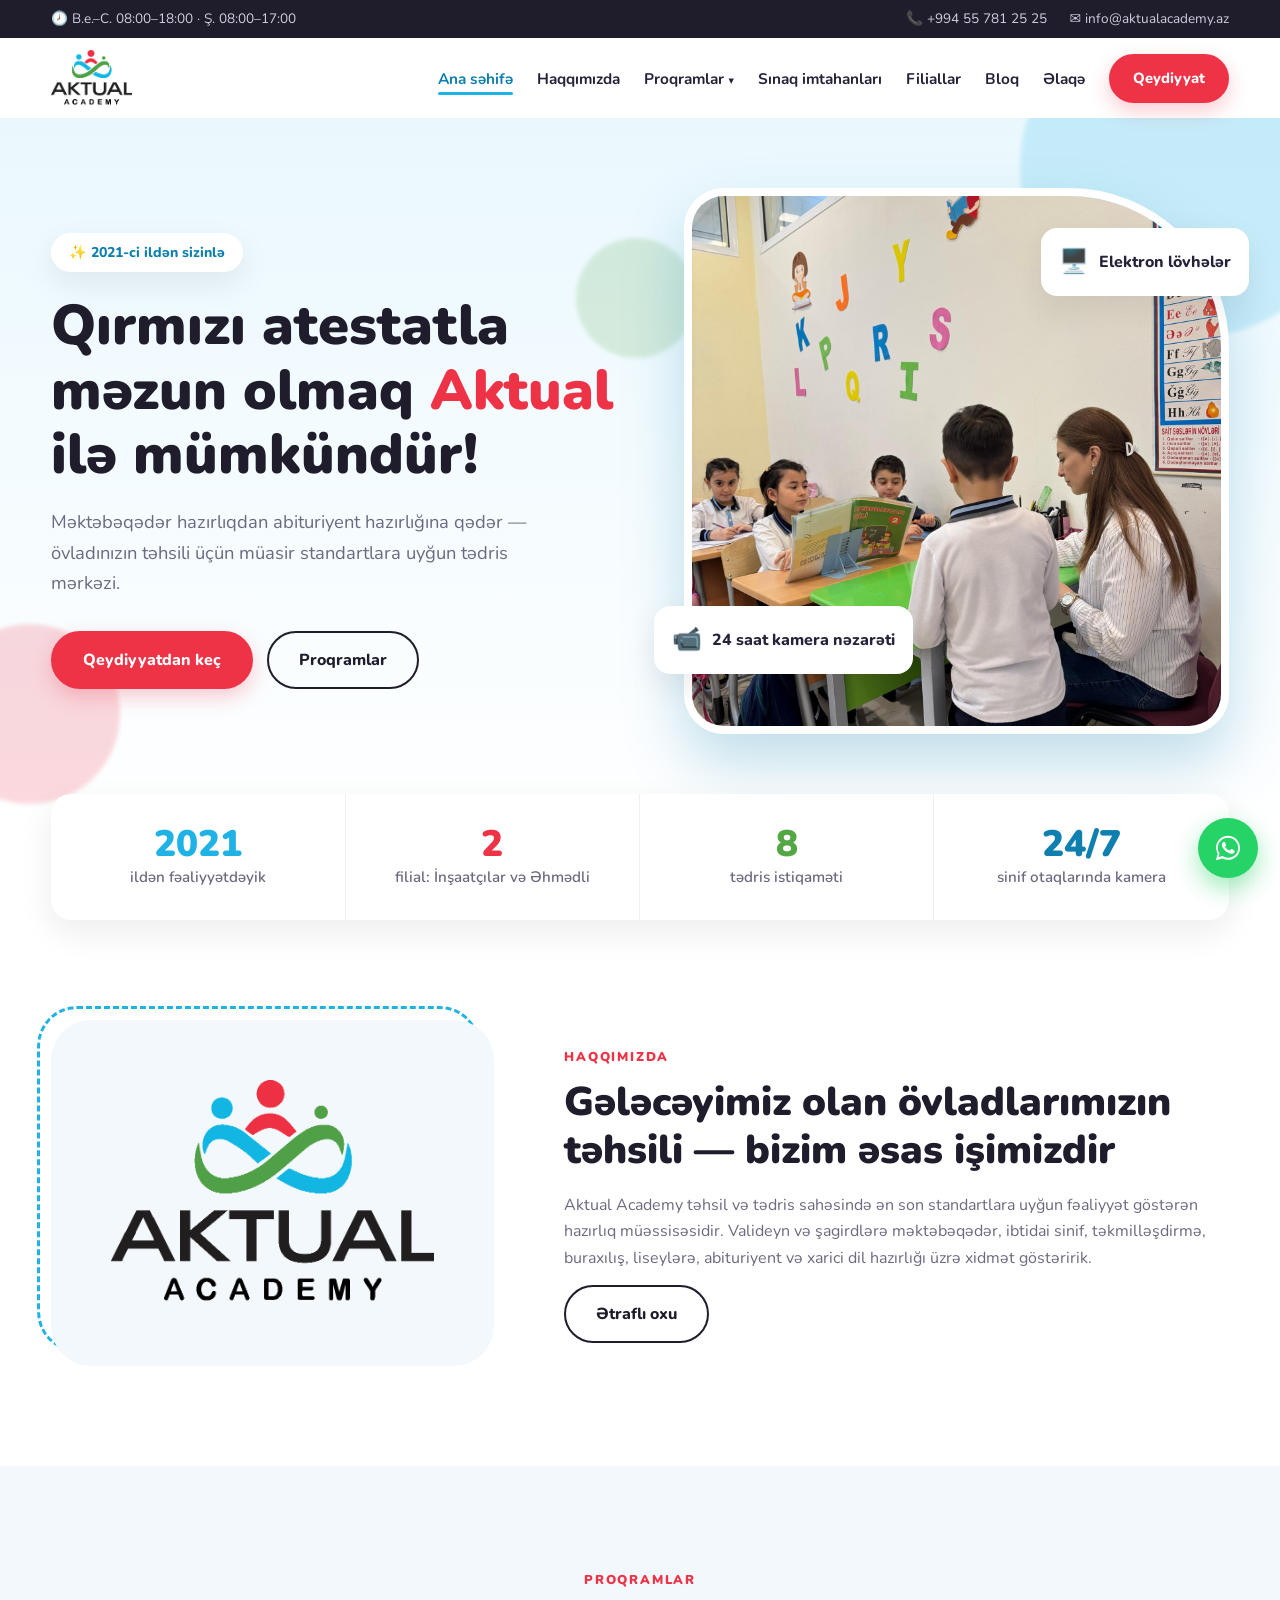
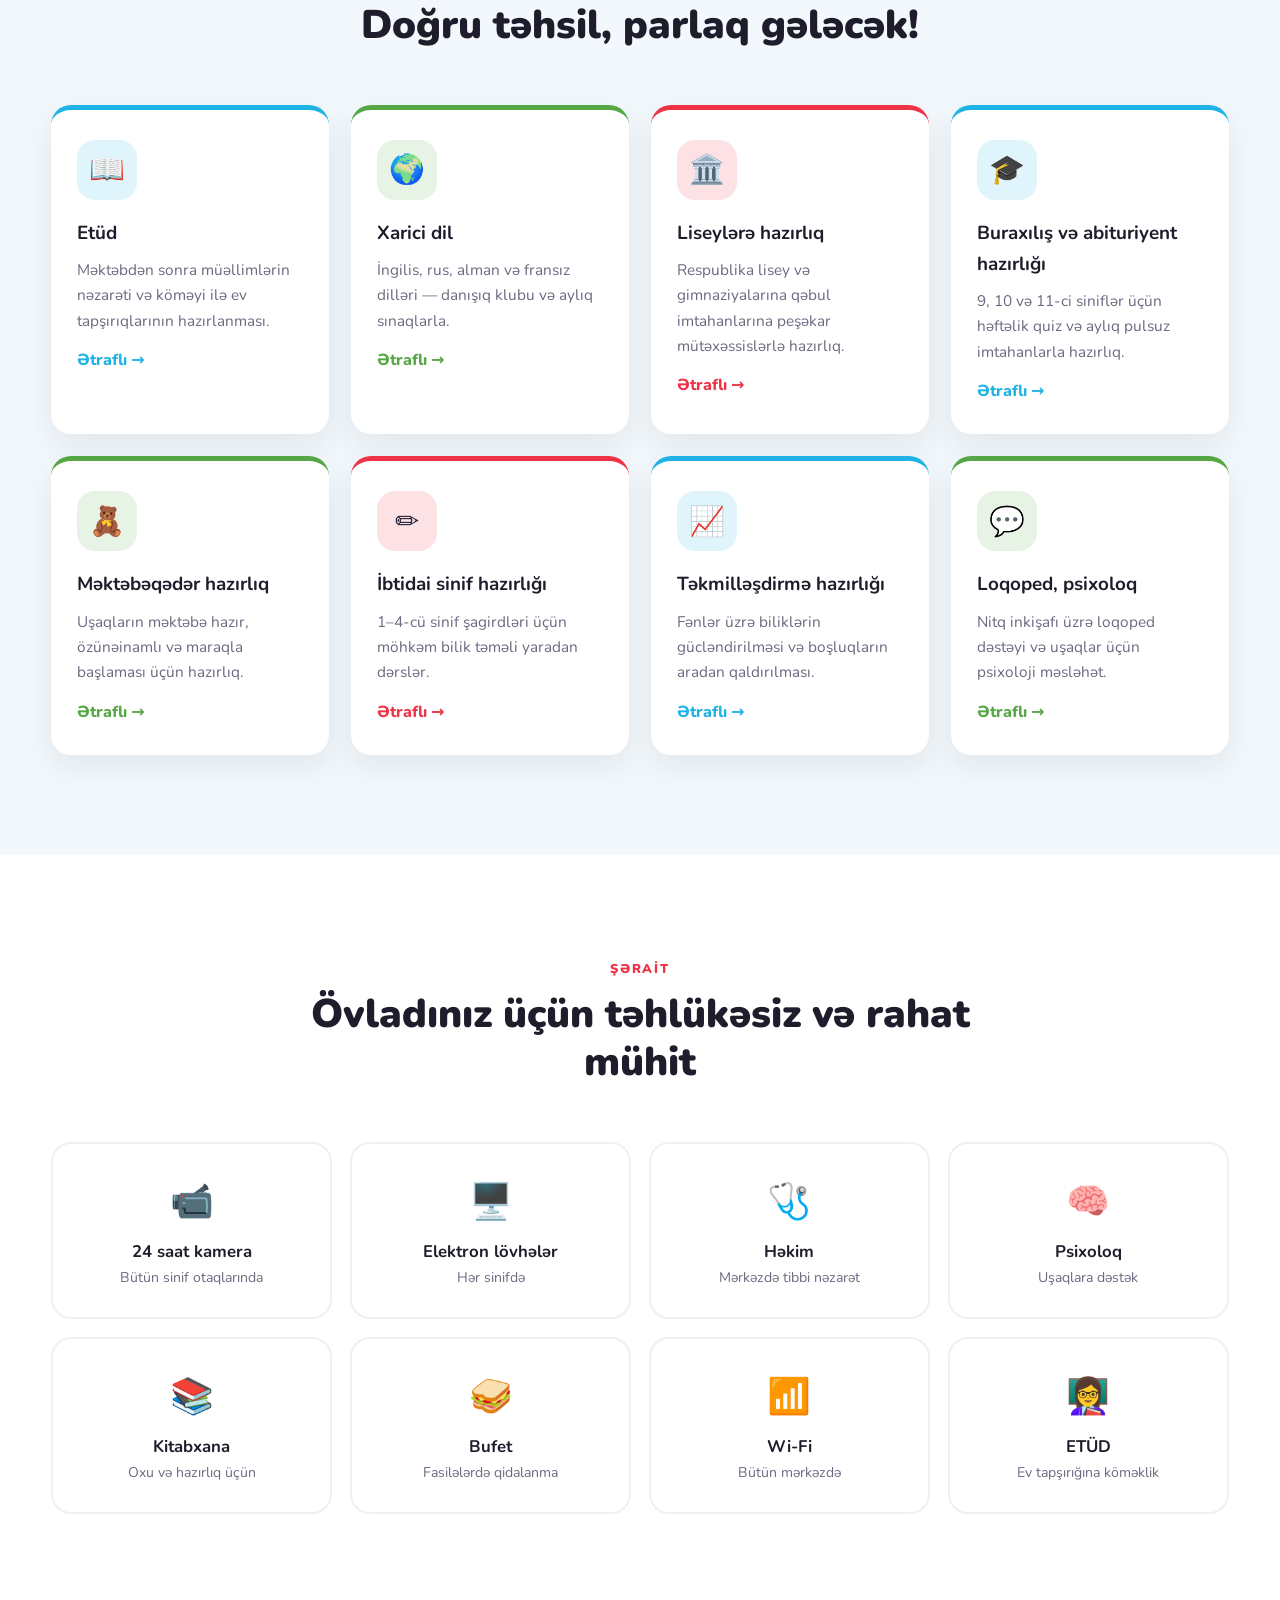
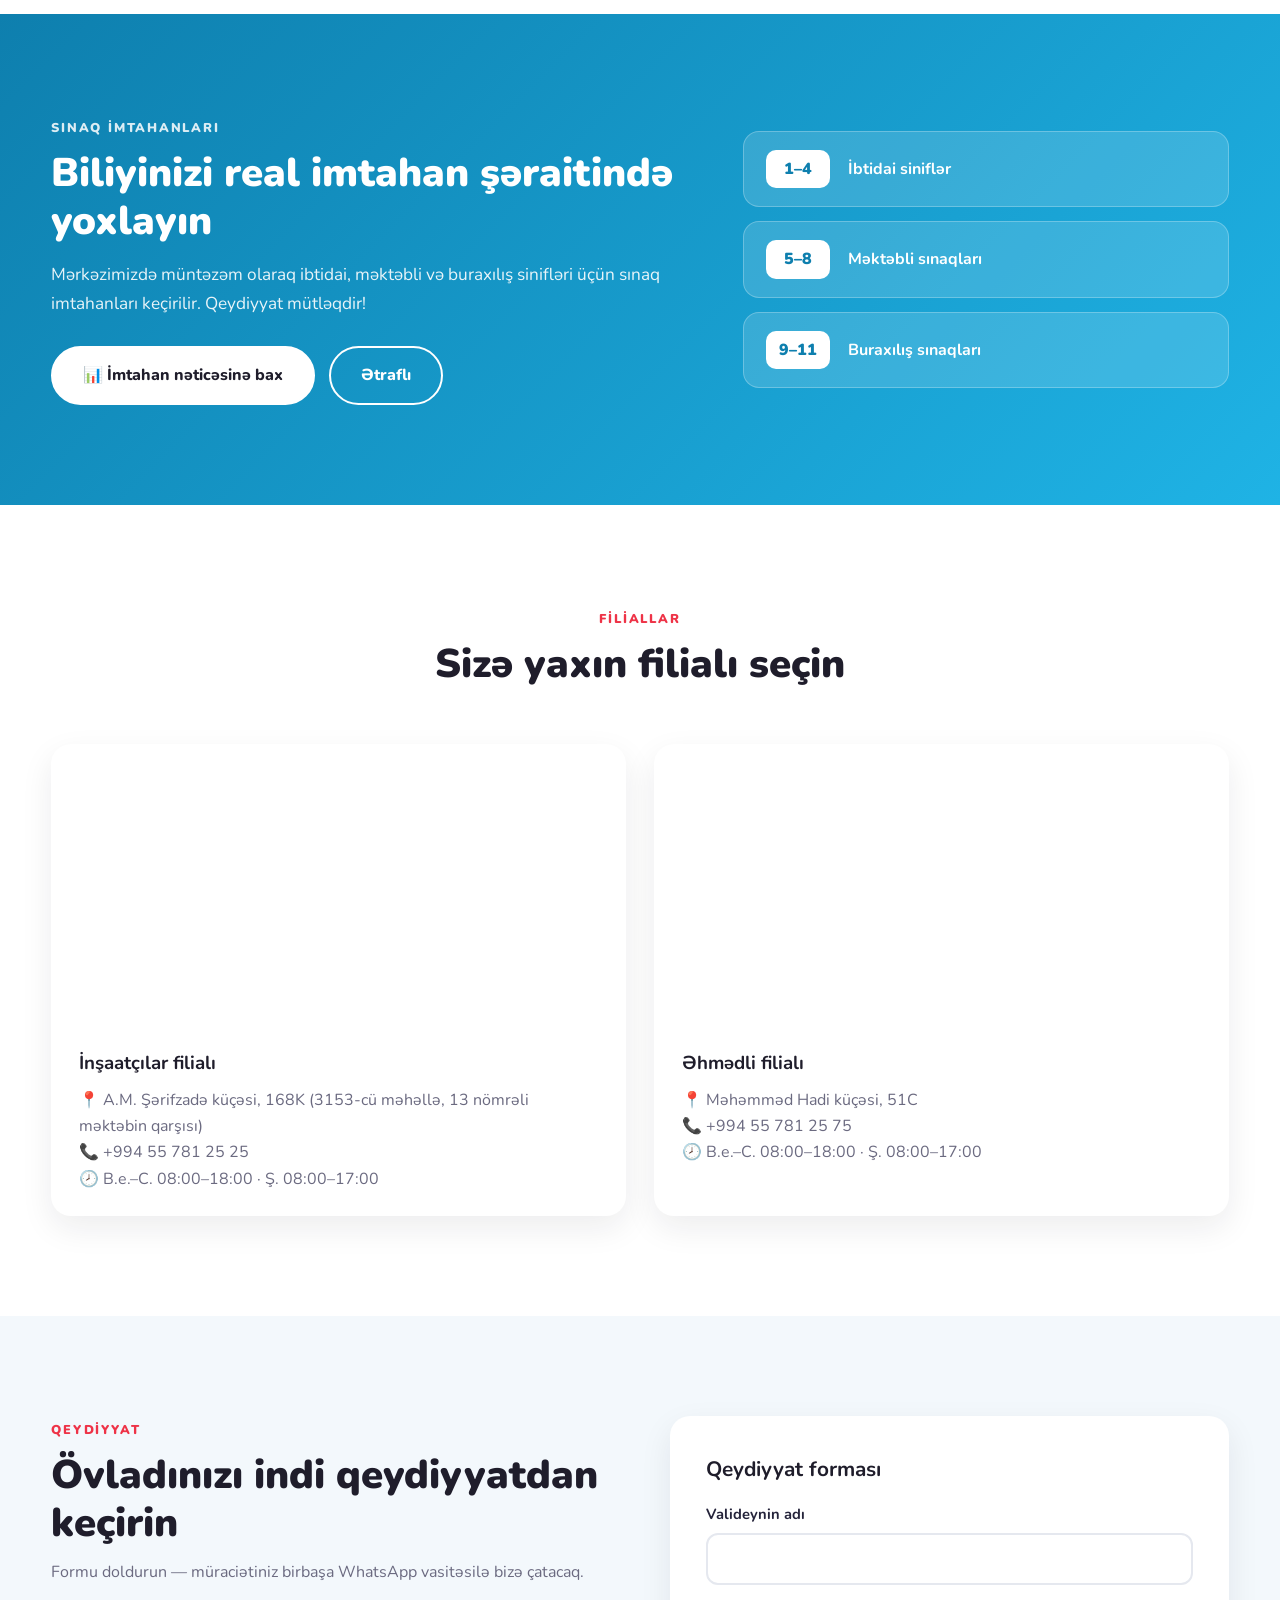
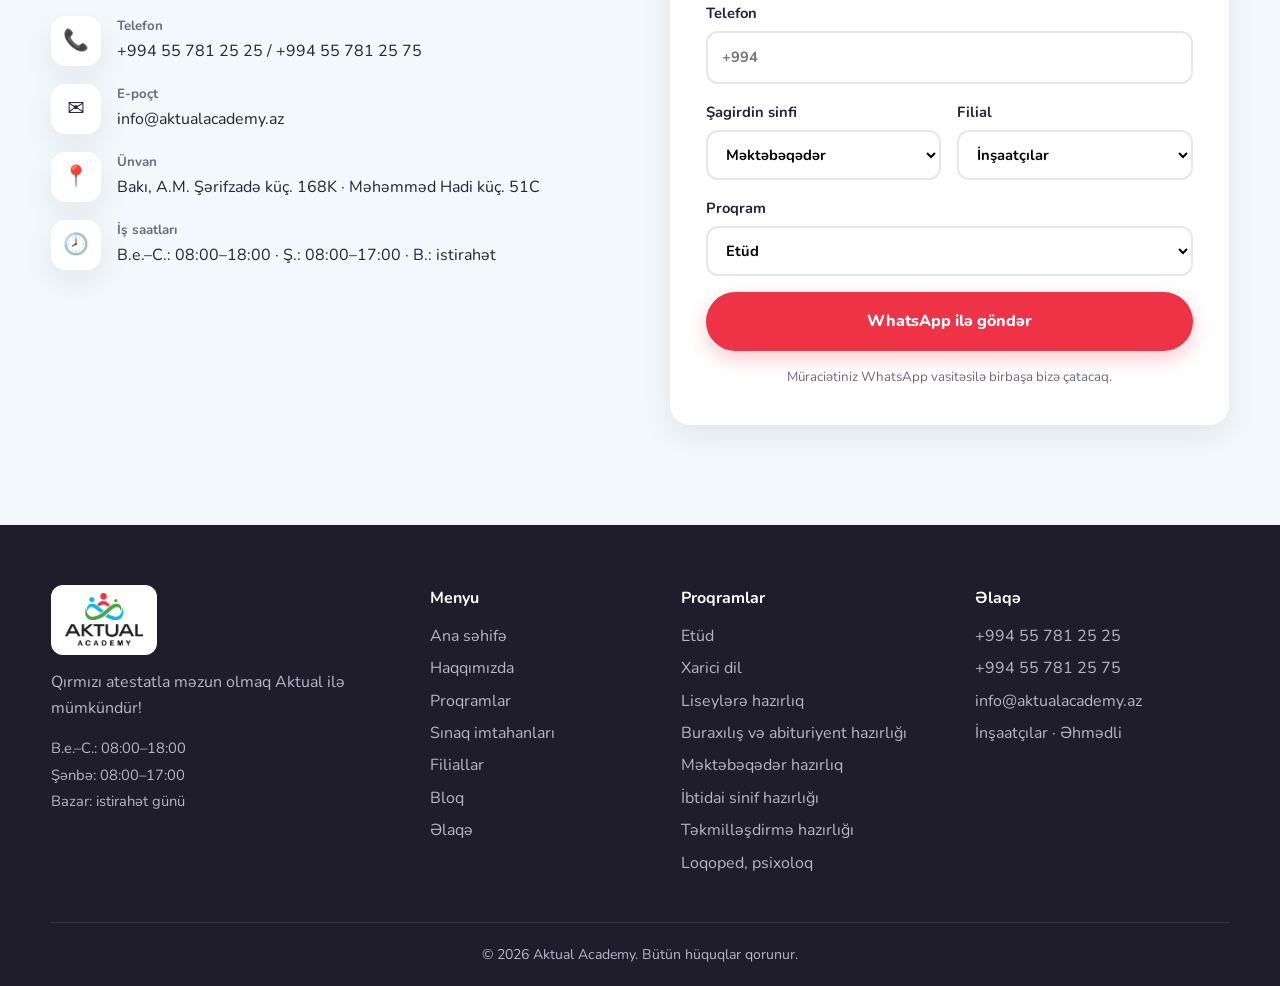
<file: index.html>
<!DOCTYPE html>
<html lang="az">
<head>
  <meta charset="UTF-8">
  <meta name="viewport" content="width=device-width, initial-scale=1.0">
  <title>Aktual Academy — Müasir tədris mərkəzi | Bakı</title>
  <meta name="description" content="Aktual Academy — 2021-ci ildən fəaliyyət göstərən tədris mərkəzi. Etüd, xarici dil, liseylərə və abituriyent hazırlığı. İnşaatçılar və Əhmədli filialları.">
  <link rel="icon" href="assets/logo.png">
  <link rel="preconnect" href="https://fonts.googleapis.com">
  <link rel="preconnect" href="https://fonts.gstatic.com" crossorigin>
  <link href="https://fonts.googleapis.com/css2?family=Nunito:wght@400;600;700;800;900&display=swap" rel="stylesheet">
  <link rel="stylesheet" href="styles.css">
</head>
<body>

  <div class="topbar">
    <div class="container topbar__inner">
      <span>🕗 B.e.–C. 08:00–18:00 · Ş. 08:00–17:00</span>
      <span class="topbar__right">
        <a href="tel:+994557812525">📞 +994 55 781 25 25</a>
        <a href="mailto:info@aktualacademy.az">✉️ info@aktualacademy.az</a>
      </span>
    </div>
  </div>

  <header class="header" id="header">
    <div class="container header__inner">
      <a href="index.html" class="logo"><img src="assets/logo.png" alt="Aktual Academy"></a>
      <nav class="nav" id="nav">
        <a href="index.html" class="active">Ana səhifə</a>
        <a href="haqqimizda.html">Haqqımızda</a>
        <div class="dropdown"><a href="proqramlar.html">Proqramlar <span class="caret">▾</span></a><div class="dropdown__menu"><a href="proqram-etud.html">📖 Etüd</a><a href="proqram-xarici-dil.html">🌍 Xarici dil</a><a href="proqram-liseylere-hazirliq.html">🏛️ Liseylərə hazırlıq</a><a href="proqram-abituriyent-hazirligi.html">🎓 Buraxılış və abituriyent hazırlığı</a><a href="proqram-mektebeqeder-hazirliq.html">🧸 Məktəbəqədər hazırlıq</a><a href="proqram-ibtidai-sinif-hazirligi.html">✏️ İbtidai sinif hazırlığı</a><a href="proqram-tekmillesdirme-hazirligi.html">📈 Təkmilləşdirmə hazırlığı</a><a href="proqram-loqoped-psixoloq.html">💬 Loqoped, psixoloq</a></div></div>
        <a href="sinaq-imtahanlari.html">Sınaq imtahanları</a>
        <a href="filiallar.html">Filiallar</a>
        <a href="bloq.html">Bloq</a>
        <a href="elaqe.html">Əlaqə</a>
        <a href="elaqe.html#qeydiyyat" class="btn btn--sm">Qeydiyyat</a>
      </nav>
      <button class="burger" id="burger" aria-label="Menyu"><span></span><span></span><span></span></button>
    </div>
  </header>

  <section class="hero">
    <div class="shape shape--1"></div><div class="shape shape--2"></div><div class="shape shape--3"></div>
    <div class="container hero__inner">
      <div class="hero__text reveal">
        <span class="badge">✨ 2021-ci ildən sizinlə</span>
        <h1>Qırmızı atestatla məzun olmaq <span class="hl">Aktual</span> ilə mümkündür!</h1>
        <p>Məktəbəqədər hazırlıqdan abituriyent hazırlığına qədər — övladınızın təhsili üçün müasir standartlara uyğun tədris mərkəzi.</p>
        <div class="hero__actions">
          <a href="elaqe.html#qeydiyyat" class="btn">Qeydiyyatdan keç</a>
          <a href="proqramlar.html" class="btn btn--ghost">Proqramlar</a>
        </div>
      </div>
      <div class="hero__media reveal">
        <div class="hero__photo"><img src="assets/etud.jpg" alt="Aktual Academy-də dərs prosesi"></div>
        <div class="float-card float-card--a"><b>📹</b><span>24 saat kamera nəzarəti</span></div>
        <div class="float-card float-card--b"><b>🖥️</b><span>Elektron lövhələr</span></div>
      </div>
    </div>
  </section>

  <section class="facts">
    <div class="container facts__grid">
      <div class="fact reveal"><strong>2021</strong><span>ildən fəaliyyətdəyik</span></div>
      <div class="fact reveal"><strong>2</strong><span>filial: İnşaatçılar və Əhmədli</span></div>
      <div class="fact reveal"><strong>8</strong><span>tədris istiqaməti</span></div>
      <div class="fact reveal"><strong>24/7</strong><span>sinif otaqlarında kamera</span></div>
    </div>
  </section>

  <section class="section">
    <div class="container about">
      <div class="about__img reveal"><img src="assets/logo.png" alt="Aktual Academy loqosu"></div>
      <div class="reveal">
        <span class="eyebrow">Haqqımızda</span>
        <h2>Gələcəyimiz olan övladlarımızın təhsili — bizim əsas işimizdir</h2>
        <p>Aktual Academy təhsil və tədris sahəsində ən son standartlara uyğun fəaliyyət göstərən hazırlıq müəssisəsidir. Valideyn və şagirdlərə məktəbəqədər, ibtidai sinif, təkmilləşdirmə, buraxılış, liseylərə, abituriyent və xarici dil hazırlığı üzrə xidmət göstəririk.</p>
        <a href="haqqimizda.html" class="btn btn--ghost">Ətraflı oxu</a>
      </div>
    </div>
  </section>

  <section class="section section--alt">
    <div class="container">
      <div class="section__head reveal">
        <span class="eyebrow">Proqramlar</span>
        <h2>Doğru təhsil, parlaq gələcək!</h2>
      </div>
      <div class="programs">
        <a href="proqram-etud.html" class="program reveal" style="--c: var(--blue)">
          <div class="program__icon">📖</div>
          <h3>Etüd</h3>
          <p>Məktəbdən sonra müəllimlərin nəzarəti və köməyi ilə ev tapşırıqlarının hazırlanması.</p>
          <span class="program__more">Ətraflı →</span>
        </a>
        <a href="proqram-xarici-dil.html" class="program reveal" style="--c: var(--green)">
          <div class="program__icon">🌍</div>
          <h3>Xarici dil</h3>
          <p>İngilis, rus, alman və fransız dilləri — danışıq klubu və aylıq sınaqlarla.</p>
          <span class="program__more">Ətraflı →</span>
        </a>
        <a href="proqram-liseylere-hazirliq.html" class="program reveal" style="--c: var(--red)">
          <div class="program__icon">🏛️</div>
          <h3>Liseylərə hazırlıq</h3>
          <p>Respublika lisey və gimnaziyalarına qəbul imtahanlarına peşəkar mütəxəssislərlə hazırlıq.</p>
          <span class="program__more">Ətraflı →</span>
        </a>
        <a href="proqram-abituriyent-hazirligi.html" class="program reveal" style="--c: var(--blue)">
          <div class="program__icon">🎓</div>
          <h3>Buraxılış və abituriyent hazırlığı</h3>
          <p>9, 10 və 11-ci siniflər üçün həftəlik quiz və aylıq pulsuz imtahanlarla hazırlıq.</p>
          <span class="program__more">Ətraflı →</span>
        </a>
        <a href="proqram-mektebeqeder-hazirliq.html" class="program reveal" style="--c: var(--green)">
          <div class="program__icon">🧸</div>
          <h3>Məktəbəqədər hazırlıq</h3>
          <p>Uşaqların məktəbə hazır, özünəinamlı və maraqla başlaması üçün hazırlıq.</p>
          <span class="program__more">Ətraflı →</span>
        </a>
        <a href="proqram-ibtidai-sinif-hazirligi.html" class="program reveal" style="--c: var(--red)">
          <div class="program__icon">✏️</div>
          <h3>İbtidai sinif hazırlığı</h3>
          <p>1–4-cü sinif şagirdləri üçün möhkəm bilik təməli yaradan dərslər.</p>
          <span class="program__more">Ətraflı →</span>
        </a>
        <a href="proqram-tekmillesdirme-hazirligi.html" class="program reveal" style="--c: var(--blue)">
          <div class="program__icon">📈</div>
          <h3>Təkmilləşdirmə hazırlığı</h3>
          <p>Fənlər üzrə biliklərin gücləndirilməsi və boşluqların aradan qaldırılması.</p>
          <span class="program__more">Ətraflı →</span>
        </a>
        <a href="proqram-loqoped-psixoloq.html" class="program reveal" style="--c: var(--green)">
          <div class="program__icon">💬</div>
          <h3>Loqoped, psixoloq</h3>
          <p>Nitq inkişafı üzrə loqoped dəstəyi və uşaqlar üçün psixoloji məsləhət.</p>
          <span class="program__more">Ətraflı →</span>
        </a>
      </div>
    </div>
  </section>

  <section class="section">
    <div class="container">
      <div class="section__head reveal">
        <span class="eyebrow">Şərait</span>
        <h2>Övladınız üçün təhlükəsiz və rahat mühit</h2>
      </div>
      <div class="facilities">
        <div class="facility reveal"><span>📹</span><b>24 saat kamera</b><small>Bütün sinif otaqlarında</small></div>
        <div class="facility reveal"><span>🖥️</span><b>Elektron lövhələr</b><small>Hər sinifdə</small></div>
        <div class="facility reveal"><span>🩺</span><b>Həkim</b><small>Mərkəzdə tibbi nəzarət</small></div>
        <div class="facility reveal"><span>🧠</span><b>Psixoloq</b><small>Uşaqlara dəstək</small></div>
        <div class="facility reveal"><span>📚</span><b>Kitabxana</b><small>Oxu və hazırlıq üçün</small></div>
        <div class="facility reveal"><span>🥪</span><b>Bufet</b><small>Fasilələrdə qidalanma</small></div>
        <div class="facility reveal"><span>📶</span><b>Wi-Fi</b><small>Bütün mərkəzdə</small></div>
        <div class="facility reveal"><span>👩‍🏫</span><b>ETÜD</b><small>Ev tapşırığına köməklik</small></div>
      </div>
    </div>
  </section>

  <section class="section section--dark">
    <div class="container sinaq">
      <div class="reveal">
        <span class="eyebrow">Sınaq imtahanları</span>
        <h2>Biliyinizi real imtahan şəraitində yoxlayın</h2>
        <p>Mərkəzimizdə müntəzəm olaraq ibtidai, məktəbli və buraxılış sinifləri üçün sınaq imtahanları keçirilir. Qeydiyyat mütləqdir!</p>
        <div class="sinaq__actions">
          <a href="https://sinaqnetice.com/index.php?menu=resultMAN&opt=participant" target="_blank" rel="noopener" class="btn btn--white">📊 İmtahan nəticəsinə bax</a>
          <a href="sinaq-imtahanlari.html" class="btn btn--outline-white">Ətraflı</a>
        </div>
      </div>
      <ul class="sinaq__list reveal">
        <li><b>1–4</b><span>İbtidai siniflər</span></li>
        <li><b>5–8</b><span>Məktəbli sınaqları</span></li>
        <li><b>9–11</b><span>Buraxılış sınaqları</span></li>
      </ul>
    </div>
  </section>

  <section class="section">
    <div class="container">
      <div class="section__head reveal">
        <span class="eyebrow">Filiallar</span>
        <h2>Sizə yaxın filialı seçin</h2>
      </div>
      <div class="branches">
        <div class="branch reveal">
          <iframe loading="lazy" title="İnşaatçılar filialı xəritəsi" src="https://maps.google.com/maps?q=A.M.+%C5%9E%C9%99rifzad%C9%99+k%C3%BC%C3%A7%C9%99si+168K,+Bak%C4%B1&output=embed"></iframe>
          <div class="branch__info">
            <h3>İnşaatçılar filialı</h3>
            <p>📍 A.M. Şərifzadə küçəsi, 168K (3153-cü məhəllə, 13 nömrəli məktəbin qarşısı)</p>
            <p>📞 <a href="tel:+994557812525">+994 55 781 25 25</a></p>
            <p>🕗 B.e.–C. 08:00–18:00 · Ş. 08:00–17:00</p>
          </div>
        </div>
        <div class="branch reveal">
          <iframe loading="lazy" title="Əhmədli filialı xəritəsi" src="https://maps.google.com/maps?q=M%C9%99h%C9%99mm%C9%99d+Hadi+51C,+%C6%8Fhm%C9%99dli,+Bak%C4%B1&output=embed"></iframe>
          <div class="branch__info">
            <h3>Əhmədli filialı</h3>
            <p>📍 Məhəmməd Hadi küçəsi, 51C</p>
            <p>📞 <a href="tel:+994557812575">+994 55 781 25 75</a></p>
            <p>🕗 B.e.–C. 08:00–18:00 · Ş. 08:00–17:00</p>
          </div>
        </div>
      </div>
    </div>
  </section>

  <section class="section section--alt">
    <div class="container contact">
      <div class="reveal">
        <span class="eyebrow">Qeydiyyat</span>
        <h2>Övladınızı indi qeydiyyatdan keçirin</h2>
        <p class="muted">Formu doldurun — müraciətiniz birbaşa WhatsApp vasitəsilə bizə çatacaq.</p>
        <ul class="contact__list">
          <li><span>📞</span><div><small>Telefon</small><a href="tel:+994557812525">+994 55 781 25 25</a> / <a href="tel:+994557812575">+994 55 781 25 75</a></div></li>
          <li><span>✉️</span><div><small>E-poçt</small><a href="mailto:info@aktualacademy.az">info@aktualacademy.az</a></div></li>
          <li><span>📍</span><div><small>Ünvan</small>Bakı, A.M. Şərifzadə küç. 168K · Məhəmməd Hadi küç. 51C</div></li>
          <li><span>🕗</span><div><small>İş saatları</small>B.e.–C.: 08:00–18:00 · Ş.: 08:00–17:00 · B.: istirahət</div></li>
        </ul>
      </div>
      <form class="form reveal" id="form">
        <h3>Qeydiyyat forması</h3>
        <label>Valideynin adı<input type="text" name="parent" required></label>
        <label>Telefon<input type="tel" name="phone" required placeholder="+994"></label>
        <div class="form__row">
          <label>Şagirdin sinfi<select name="grade"><option>Məktəbəqədər</option><option>1</option><option>2</option><option>3</option><option>4</option><option>5</option><option>6</option><option>7</option><option>8</option><option>9</option><option>10</option><option>11</option><option>Məzun</option></select></label>
          <label>Filial<select name="branch"><option>İnşaatçılar</option><option>Əhmədli</option></select></label>
        </div>
        <label>Proqram<select name="program"><option>Etüd</option><option>Xarici dil</option><option>Liseylərə hazırlıq</option><option>Buraxılış və abituriyent hazırlığı</option><option>Məktəbəqədər hazırlıq</option><option>İbtidai sinif hazırlığı</option><option>Təkmilləşdirmə hazırlığı</option><option>Loqoped, psixoloq</option><option>Sınaq imtahanı</option></select></label>
        <button type="submit" class="btn btn--full">WhatsApp ilə göndər</button>
        <small class="form__hint">Müraciətiniz WhatsApp vasitəsilə birbaşa bizə çatacaq.</small>
      </form>
    </div>
  </section>

  <footer class="footer">
    <div class="container footer__inner">
      <div>
        <img src="assets/logo.png" alt="Aktual Academy" class="footer__logo">
        <p>Qırmızı atestatla məzun olmaq Aktual ilə mümkündür!</p>
        <p class="footer__hours">B.e.–C.: 08:00–18:00<br>Şənbə: 08:00–17:00<br>Bazar: istirahət günü</p>
      </div>
      <div>
        <h5>Menyu</h5>
        <a href="index.html">Ana səhifə</a><a href="haqqimizda.html">Haqqımızda</a><a href="proqramlar.html">Proqramlar</a><a href="sinaq-imtahanlari.html">Sınaq imtahanları</a><a href="filiallar.html">Filiallar</a><a href="bloq.html">Bloq</a><a href="elaqe.html">Əlaqə</a>
      </div>
      <div>
        <h5>Proqramlar</h5>
        <a href="proqram-etud.html">Etüd</a><a href="proqram-xarici-dil.html">Xarici dil</a><a href="proqram-liseylere-hazirliq.html">Liseylərə hazırlıq</a><a href="proqram-abituriyent-hazirligi.html">Buraxılış və abituriyent hazırlığı</a><a href="proqram-mektebeqeder-hazirliq.html">Məktəbəqədər hazırlıq</a><a href="proqram-ibtidai-sinif-hazirligi.html">İbtidai sinif hazırlığı</a><a href="proqram-tekmillesdirme-hazirligi.html">Təkmilləşdirmə hazırlığı</a><a href="proqram-loqoped-psixoloq.html">Loqoped, psixoloq</a>
      </div>
      <div>
        <h5>Əlaqə</h5>
        <a href="tel:+994557812525">+994 55 781 25 25</a>
        <a href="tel:+994557812575">+994 55 781 25 75</a>
        <a href="mailto:info@aktualacademy.az">info@aktualacademy.az</a>
        <a href="filiallar.html">İnşaatçılar · Əhmədli</a>
      </div>
    </div>
    <div class="container footer__bottom">© <span id="year"></span> Aktual Academy. Bütün hüquqlar qorunur.</div>
  </footer>

  <a href="https://wa.me/994557812525?text=Salam" class="wa" target="_blank" rel="noopener" aria-label="WhatsApp">
    <svg viewBox="0 0 32 32" width="30" height="30" fill="#fff"><path d="M16 3C9 3 3.3 8.7 3.3 15.7c0 2.2.6 4.4 1.7 6.3L3 29l7.2-1.9c1.8 1 3.9 1.5 5.9 1.5 7 0 12.7-5.7 12.7-12.7S23 3 16 3zm0 23.3c-1.9 0-3.8-.5-5.4-1.5l-.4-.2-4.3 1.1 1.1-4.2-.3-.4c-1.1-1.7-1.6-3.6-1.6-5.5C5.1 9.9 10 5.1 16 5.1s10.9 4.9 10.9 10.9S22 26.3 16 26.3zm6-8.2c-.3-.2-1.9-.9-2.2-1-.3-.1-.5-.2-.7.2-.2.3-.8 1-1 1.2-.2.2-.4.2-.7.1-.3-.2-1.4-.5-2.6-1.6-1-.9-1.6-1.9-1.8-2.2-.2-.3 0-.5.1-.7l.5-.6c.2-.2.2-.3.3-.5.1-.2 0-.4 0-.6l-1-2.4c-.3-.6-.5-.5-.7-.5h-.6c-.2 0-.6.1-.9.4-.3.3-1.2 1.1-1.2 2.8s1.2 3.2 1.4 3.5c.2.2 2.4 3.6 5.8 5 .8.4 1.4.6 1.9.7.8.3 1.5.2 2.1.1.6-.1 1.9-.8 2.2-1.5.3-.7.3-1.4.2-1.5-.1-.2-.3-.3-.6-.4z"/></svg>
  </a>

  <script src="script.js"></script>
</body>
</html>
</file>
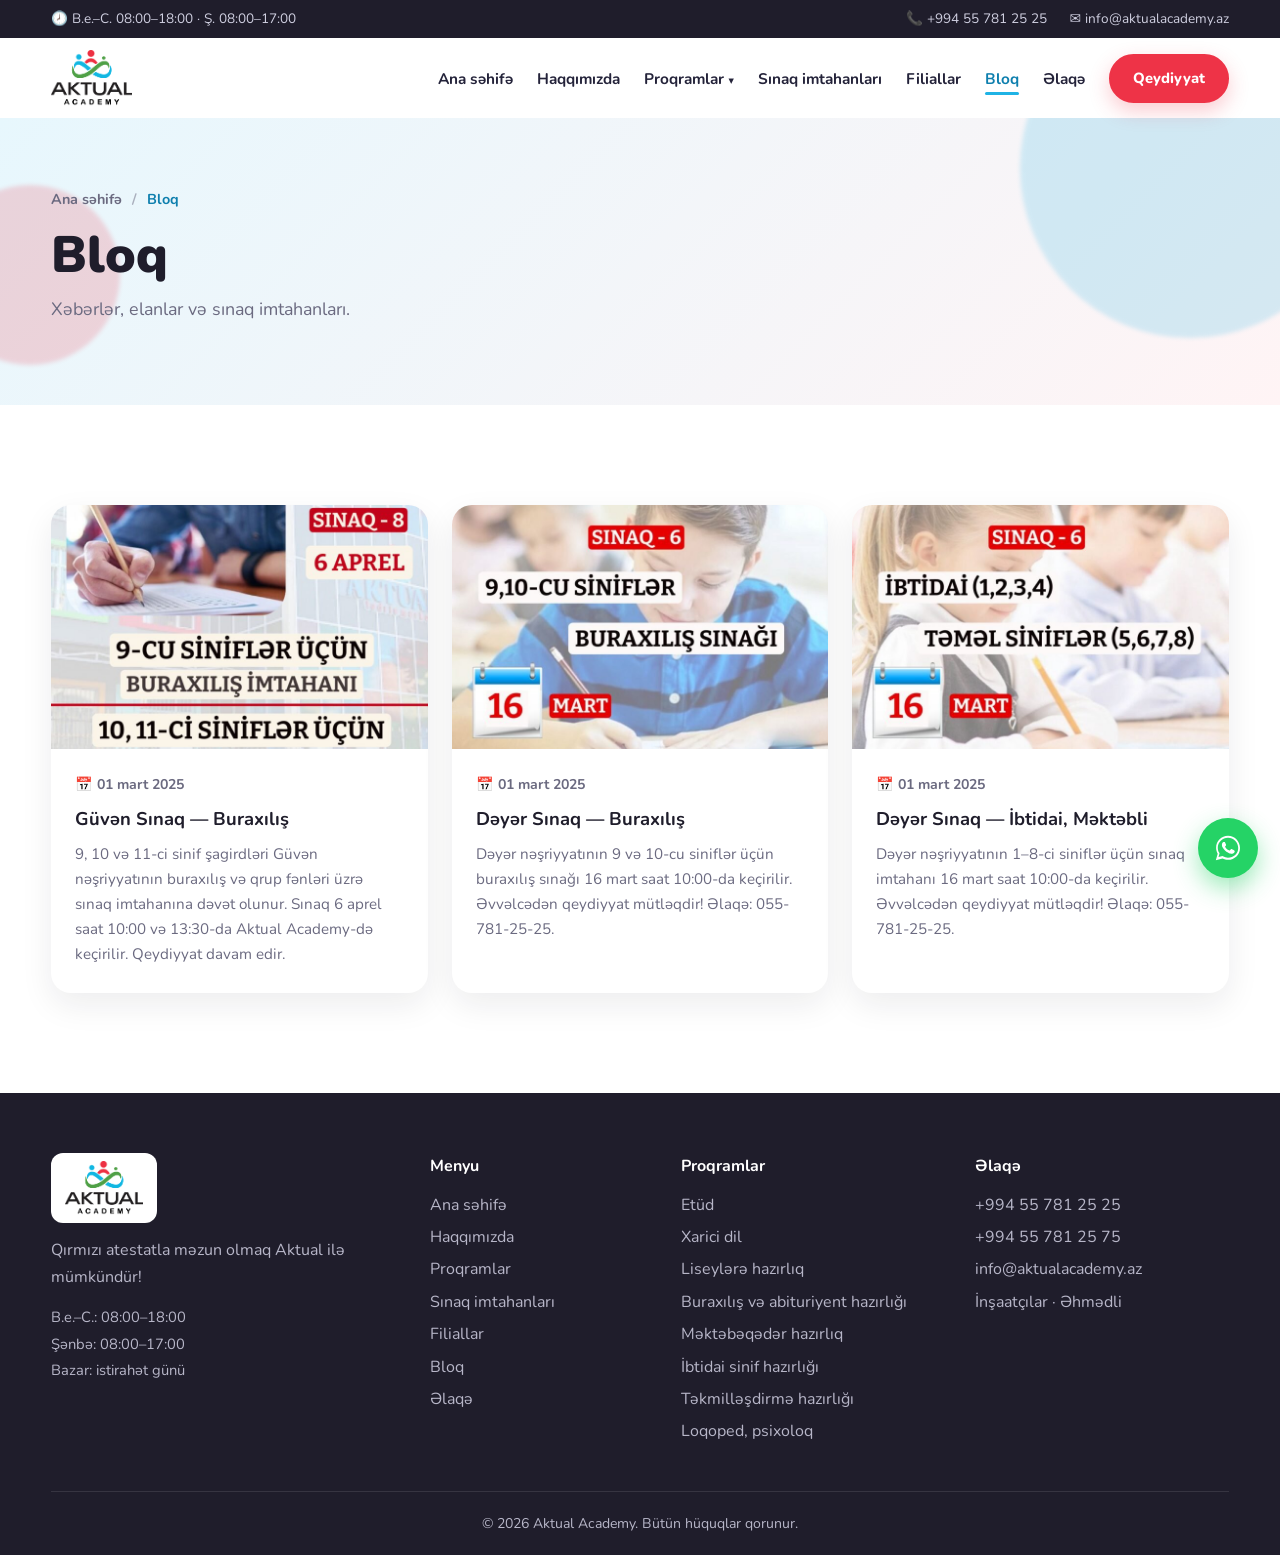
<file: bloq.html>
<!DOCTYPE html>
<html lang="az">
<head>
  <meta charset="UTF-8">
  <meta name="viewport" content="width=device-width, initial-scale=1.0">
  <title>Bloq — Aktual Academy</title>
  <meta name="description" content="Aktual Academy xəbərləri və elanları.">
  <link rel="icon" href="assets/logo.png">
  <link rel="preconnect" href="https://fonts.googleapis.com">
  <link rel="preconnect" href="https://fonts.gstatic.com" crossorigin>
  <link href="https://fonts.googleapis.com/css2?family=Nunito:wght@400;600;700;800;900&display=swap" rel="stylesheet">
  <link rel="stylesheet" href="styles.css">
</head>
<body>

  <div class="topbar">
    <div class="container topbar__inner">
      <span>🕗 B.e.–C. 08:00–18:00 · Ş. 08:00–17:00</span>
      <span class="topbar__right">
        <a href="tel:+994557812525">📞 +994 55 781 25 25</a>
        <a href="mailto:info@aktualacademy.az">✉️ info@aktualacademy.az</a>
      </span>
    </div>
  </div>

  <header class="header" id="header">
    <div class="container header__inner">
      <a href="index.html" class="logo"><img src="assets/logo.png" alt="Aktual Academy"></a>
      <nav class="nav" id="nav">
        <a href="index.html">Ana səhifə</a>
        <a href="haqqimizda.html">Haqqımızda</a>
        <div class="dropdown"><a href="proqramlar.html">Proqramlar <span class="caret">▾</span></a><div class="dropdown__menu"><a href="proqram-etud.html">📖 Etüd</a><a href="proqram-xarici-dil.html">🌍 Xarici dil</a><a href="proqram-liseylere-hazirliq.html">🏛️ Liseylərə hazırlıq</a><a href="proqram-abituriyent-hazirligi.html">🎓 Buraxılış və abituriyent hazırlığı</a><a href="proqram-mektebeqeder-hazirliq.html">🧸 Məktəbəqədər hazırlıq</a><a href="proqram-ibtidai-sinif-hazirligi.html">✏️ İbtidai sinif hazırlığı</a><a href="proqram-tekmillesdirme-hazirligi.html">📈 Təkmilləşdirmə hazırlığı</a><a href="proqram-loqoped-psixoloq.html">💬 Loqoped, psixoloq</a></div></div>
        <a href="sinaq-imtahanlari.html">Sınaq imtahanları</a>
        <a href="filiallar.html">Filiallar</a>
        <a href="bloq.html" class="active">Bloq</a>
        <a href="elaqe.html">Əlaqə</a>
        <a href="elaqe.html#qeydiyyat" class="btn btn--sm">Qeydiyyat</a>
      </nav>
      <button class="burger" id="burger" aria-label="Menyu"><span></span><span></span><span></span></button>
    </div>
  </header>

  <section class="page-hero">
    <div class="shape shape--1"></div><div class="shape shape--2"></div>
    <div class="container">
      <nav class="crumbs"><a href="index.html">Ana səhifə</a> <span>/</span> <b>Bloq</b></nav>
      <h1>Bloq</h1>
      <p>Xəbərlər, elanlar və sınaq imtahanları.</p>
    </div>
  </section>

  <section class="section">
    <div class="container">
      <div class="posts">
        <article class="post reveal">
          <img src="assets/blog-guven.jpg" alt="Güvən Sınaq — Buraxılış">
          <div class="post__body">
            <time>📅 01 mart 2025</time>
            <h3>Güvən Sınaq — Buraxılış</h3>
            <p>9, 10 və 11-ci sinif şagirdləri Güvən nəşriyyatının buraxılış və qrup fənləri üzrə sınaq imtahanına dəvət olunur. Sınaq 6 aprel saat 10:00 və 13:30-da Aktual Academy-də keçirilir. Qeydiyyat davam edir.</p>
          </div>
        </article>
        <article class="post reveal">
          <img src="assets/blog-deyer-buraxilis.jpg" alt="Dəyər Sınaq — Buraxılış">
          <div class="post__body">
            <time>📅 01 mart 2025</time>
            <h3>Dəyər Sınaq — Buraxılış</h3>
            <p>Dəyər nəşriyyatının 9 və 10-cu siniflər üçün buraxılış sınağı 16 mart saat 10:00-da keçirilir. Əvvəlcədən qeydiyyat mütləqdir! Əlaqə: 055-781-25-25.</p>
          </div>
        </article>
        <article class="post reveal">
          <img src="assets/blog-deyer-ibtidai.jpg" alt="Dəyər Sınaq — İbtidai, Məktəbli">
          <div class="post__body">
            <time>📅 01 mart 2025</time>
            <h3>Dəyər Sınaq — İbtidai, Məktəbli</h3>
            <p>Dəyər nəşriyyatının 1–8-ci siniflər üçün sınaq imtahanı 16 mart saat 10:00-da keçirilir. Əvvəlcədən qeydiyyat mütləqdir! Əlaqə: 055-781-25-25.</p>
          </div>
        </article></div>
    </div>
  </section>

  <footer class="footer">
    <div class="container footer__inner">
      <div>
        <img src="assets/logo.png" alt="Aktual Academy" class="footer__logo">
        <p>Qırmızı atestatla məzun olmaq Aktual ilə mümkündür!</p>
        <p class="footer__hours">B.e.–C.: 08:00–18:00<br>Şənbə: 08:00–17:00<br>Bazar: istirahət günü</p>
      </div>
      <div>
        <h5>Menyu</h5>
        <a href="index.html">Ana səhifə</a><a href="haqqimizda.html">Haqqımızda</a><a href="proqramlar.html">Proqramlar</a><a href="sinaq-imtahanlari.html">Sınaq imtahanları</a><a href="filiallar.html">Filiallar</a><a href="bloq.html">Bloq</a><a href="elaqe.html">Əlaqə</a>
      </div>
      <div>
        <h5>Proqramlar</h5>
        <a href="proqram-etud.html">Etüd</a><a href="proqram-xarici-dil.html">Xarici dil</a><a href="proqram-liseylere-hazirliq.html">Liseylərə hazırlıq</a><a href="proqram-abituriyent-hazirligi.html">Buraxılış və abituriyent hazırlığı</a><a href="proqram-mektebeqeder-hazirliq.html">Məktəbəqədər hazırlıq</a><a href="proqram-ibtidai-sinif-hazirligi.html">İbtidai sinif hazırlığı</a><a href="proqram-tekmillesdirme-hazirligi.html">Təkmilləşdirmə hazırlığı</a><a href="proqram-loqoped-psixoloq.html">Loqoped, psixoloq</a>
      </div>
      <div>
        <h5>Əlaqə</h5>
        <a href="tel:+994557812525">+994 55 781 25 25</a>
        <a href="tel:+994557812575">+994 55 781 25 75</a>
        <a href="mailto:info@aktualacademy.az">info@aktualacademy.az</a>
        <a href="filiallar.html">İnşaatçılar · Əhmədli</a>
      </div>
    </div>
    <div class="container footer__bottom">© <span id="year"></span> Aktual Academy. Bütün hüquqlar qorunur.</div>
  </footer>

  <a href="https://wa.me/994557812525?text=Salam" class="wa" target="_blank" rel="noopener" aria-label="WhatsApp">
    <svg viewBox="0 0 32 32" width="30" height="30" fill="#fff"><path d="M16 3C9 3 3.3 8.7 3.3 15.7c0 2.2.6 4.4 1.7 6.3L3 29l7.2-1.9c1.8 1 3.9 1.5 5.9 1.5 7 0 12.7-5.7 12.7-12.7S23 3 16 3zm0 23.3c-1.9 0-3.8-.5-5.4-1.5l-.4-.2-4.3 1.1 1.1-4.2-.3-.4c-1.1-1.7-1.6-3.6-1.6-5.5C5.1 9.9 10 5.1 16 5.1s10.9 4.9 10.9 10.9S22 26.3 16 26.3zm6-8.2c-.3-.2-1.9-.9-2.2-1-.3-.1-.5-.2-.7.2-.2.3-.8 1-1 1.2-.2.2-.4.2-.7.1-.3-.2-1.4-.5-2.6-1.6-1-.9-1.6-1.9-1.8-2.2-.2-.3 0-.5.1-.7l.5-.6c.2-.2.2-.3.3-.5.1-.2 0-.4 0-.6l-1-2.4c-.3-.6-.5-.5-.7-.5h-.6c-.2 0-.6.1-.9.4-.3.3-1.2 1.1-1.2 2.8s1.2 3.2 1.4 3.5c.2.2 2.4 3.6 5.8 5 .8.4 1.4.6 1.9.7.8.3 1.5.2 2.1.1.6-.1 1.9-.8 2.2-1.5.3-.7.3-1.4.2-1.5-.1-.2-.3-.3-.6-.4z"/></svg>
  </a>

  <script src="script.js"></script>
</body>
</html>
</file>
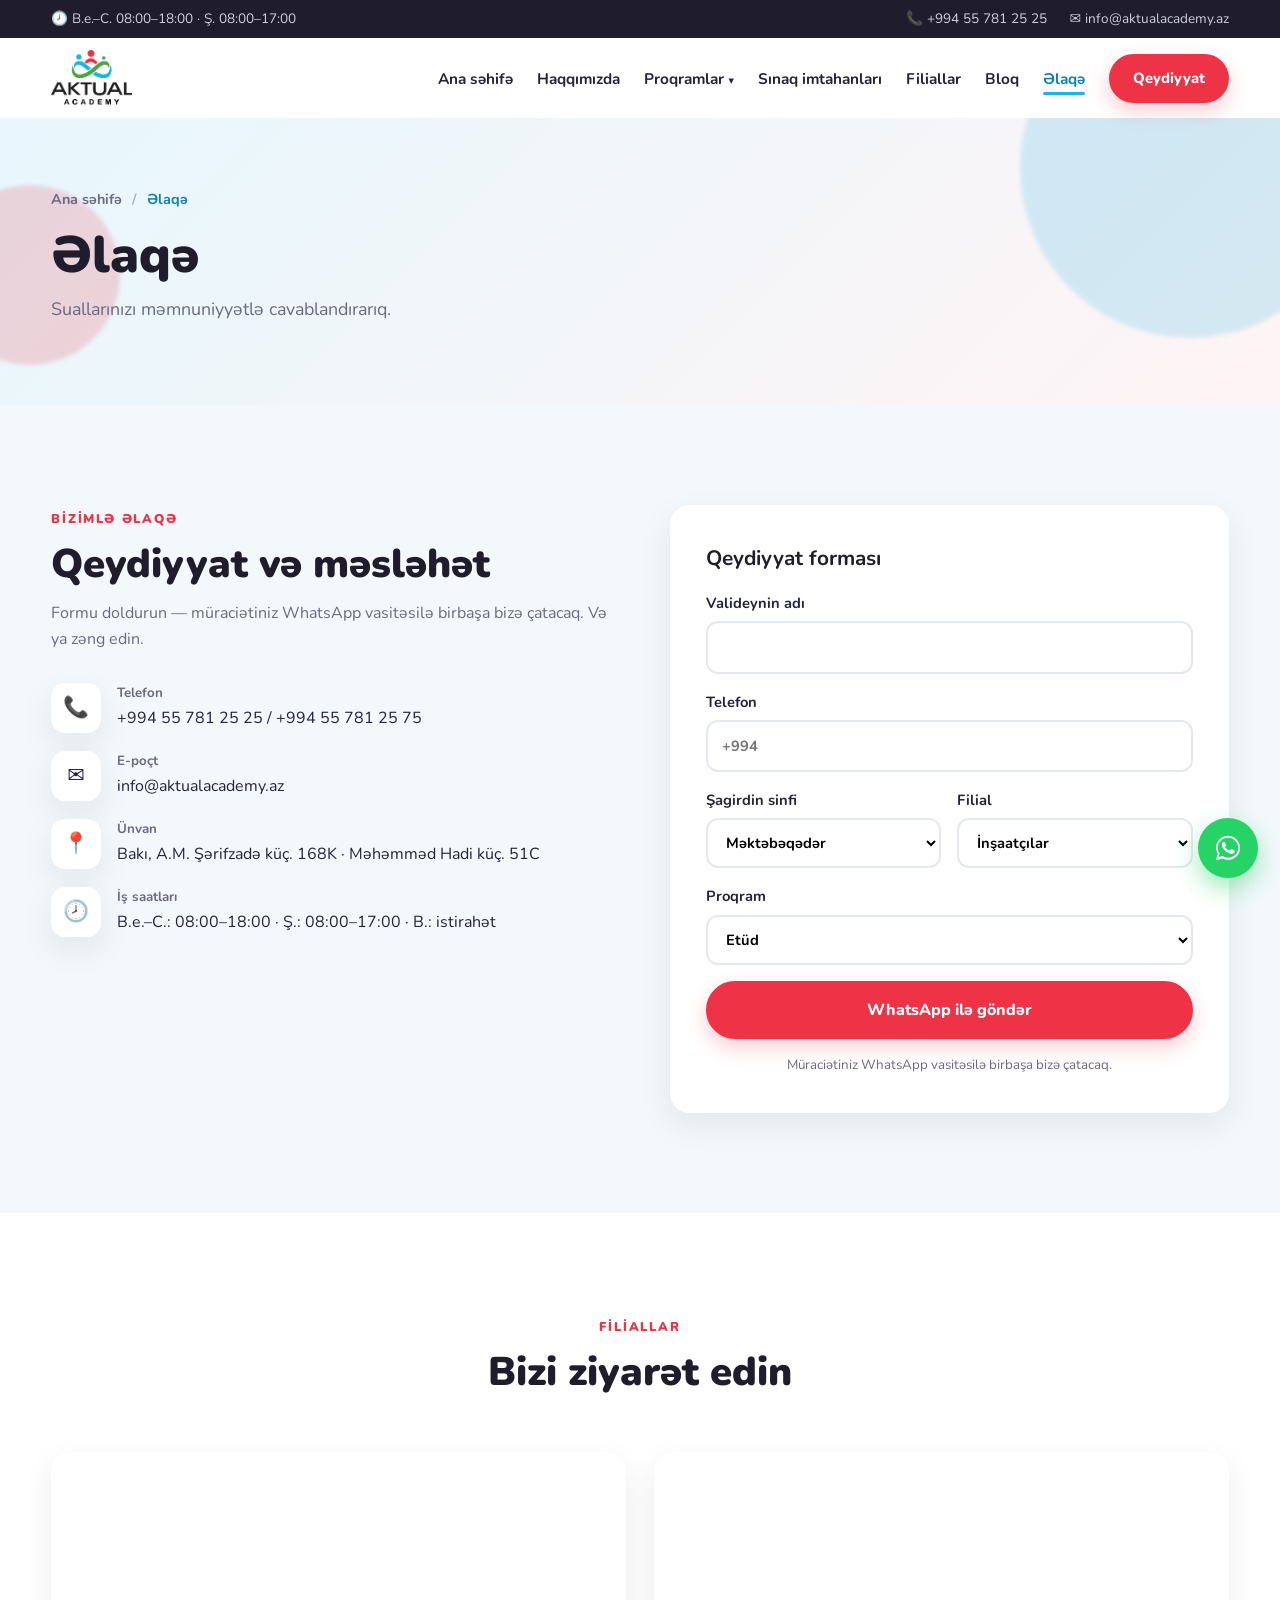
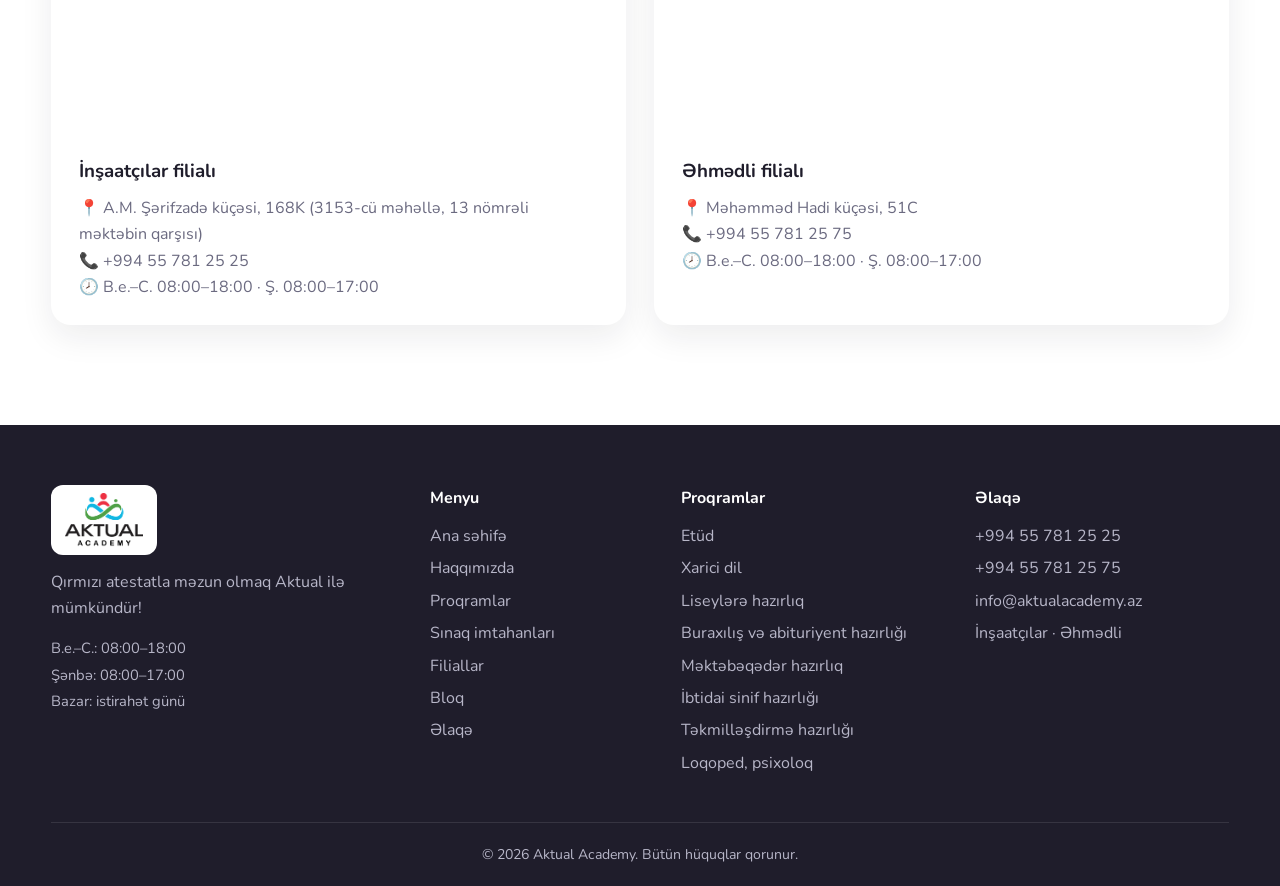
<file: elaqe.html>
<!DOCTYPE html>
<html lang="az">
<head>
  <meta charset="UTF-8">
  <meta name="viewport" content="width=device-width, initial-scale=1.0">
  <title>Əlaqə — Aktual Academy</title>
  <meta name="description" content="Aktual Academy ilə əlaqə: +994 55 781 25 25, info@aktualacademy.az. Onlayn qeydiyyat.">
  <link rel="icon" href="assets/logo.png">
  <link rel="preconnect" href="https://fonts.googleapis.com">
  <link rel="preconnect" href="https://fonts.gstatic.com" crossorigin>
  <link href="https://fonts.googleapis.com/css2?family=Nunito:wght@400;600;700;800;900&display=swap" rel="stylesheet">
  <link rel="stylesheet" href="styles.css">
</head>
<body>

  <div class="topbar">
    <div class="container topbar__inner">
      <span>🕗 B.e.–C. 08:00–18:00 · Ş. 08:00–17:00</span>
      <span class="topbar__right">
        <a href="tel:+994557812525">📞 +994 55 781 25 25</a>
        <a href="mailto:info@aktualacademy.az">✉️ info@aktualacademy.az</a>
      </span>
    </div>
  </div>

  <header class="header" id="header">
    <div class="container header__inner">
      <a href="index.html" class="logo"><img src="assets/logo.png" alt="Aktual Academy"></a>
      <nav class="nav" id="nav">
        <a href="index.html">Ana səhifə</a>
        <a href="haqqimizda.html">Haqqımızda</a>
        <div class="dropdown"><a href="proqramlar.html">Proqramlar <span class="caret">▾</span></a><div class="dropdown__menu"><a href="proqram-etud.html">📖 Etüd</a><a href="proqram-xarici-dil.html">🌍 Xarici dil</a><a href="proqram-liseylere-hazirliq.html">🏛️ Liseylərə hazırlıq</a><a href="proqram-abituriyent-hazirligi.html">🎓 Buraxılış və abituriyent hazırlığı</a><a href="proqram-mektebeqeder-hazirliq.html">🧸 Məktəbəqədər hazırlıq</a><a href="proqram-ibtidai-sinif-hazirligi.html">✏️ İbtidai sinif hazırlığı</a><a href="proqram-tekmillesdirme-hazirligi.html">📈 Təkmilləşdirmə hazırlığı</a><a href="proqram-loqoped-psixoloq.html">💬 Loqoped, psixoloq</a></div></div>
        <a href="sinaq-imtahanlari.html">Sınaq imtahanları</a>
        <a href="filiallar.html">Filiallar</a>
        <a href="bloq.html">Bloq</a>
        <a href="elaqe.html" class="active">Əlaqə</a>
        <a href="elaqe.html#qeydiyyat" class="btn btn--sm">Qeydiyyat</a>
      </nav>
      <button class="burger" id="burger" aria-label="Menyu"><span></span><span></span><span></span></button>
    </div>
  </header>

  <section class="page-hero">
    <div class="shape shape--1"></div><div class="shape shape--2"></div>
    <div class="container">
      <nav class="crumbs"><a href="index.html">Ana səhifə</a> <span>/</span> <b>Əlaqə</b></nav>
      <h1>Əlaqə</h1>
      <p>Suallarınızı məmnuniyyətlə cavablandırarıq.</p>
    </div>
  </section>

  <section class="section section--alt" id="qeydiyyat">
    <div class="container contact">
      <div class="reveal">
        <span class="eyebrow">Bizimlə əlaqə</span>
        <h2>Qeydiyyat və məsləhət</h2>
        <p class="muted">Formu doldurun — müraciətiniz WhatsApp vasitəsilə birbaşa bizə çatacaq. Və ya zəng edin.</p>
        <ul class="contact__list">
          <li><span>📞</span><div><small>Telefon</small><a href="tel:+994557812525">+994 55 781 25 25</a> / <a href="tel:+994557812575">+994 55 781 25 75</a></div></li>
          <li><span>✉️</span><div><small>E-poçt</small><a href="mailto:info@aktualacademy.az">info@aktualacademy.az</a></div></li>
          <li><span>📍</span><div><small>Ünvan</small>Bakı, A.M. Şərifzadə küç. 168K · Məhəmməd Hadi küç. 51C</div></li>
          <li><span>🕗</span><div><small>İş saatları</small>B.e.–C.: 08:00–18:00 · Ş.: 08:00–17:00 · B.: istirahət</div></li>
        </ul>
      </div>
      <form class="form reveal" id="form">
        <h3>Qeydiyyat forması</h3>
        <label>Valideynin adı<input type="text" name="parent" required></label>
        <label>Telefon<input type="tel" name="phone" required placeholder="+994"></label>
        <div class="form__row">
          <label>Şagirdin sinfi<select name="grade"><option>Məktəbəqədər</option><option>1</option><option>2</option><option>3</option><option>4</option><option>5</option><option>6</option><option>7</option><option>8</option><option>9</option><option>10</option><option>11</option><option>Məzun</option></select></label>
          <label>Filial<select name="branch"><option>İnşaatçılar</option><option>Əhmədli</option></select></label>
        </div>
        <label>Proqram<select name="program"><option>Etüd</option><option>Xarici dil</option><option>Liseylərə hazırlıq</option><option>Buraxılış və abituriyent hazırlığı</option><option>Məktəbəqədər hazırlıq</option><option>İbtidai sinif hazırlığı</option><option>Təkmilləşdirmə hazırlığı</option><option>Loqoped, psixoloq</option><option>Sınaq imtahanı</option></select></label>
        <button type="submit" class="btn btn--full">WhatsApp ilə göndər</button>
        <small class="form__hint">Müraciətiniz WhatsApp vasitəsilə birbaşa bizə çatacaq.</small>
      </form>
    </div>
  </section>

  <section class="section">
    <div class="container">
      <div class="section__head reveal">
        <span class="eyebrow">Filiallar</span>
        <h2>Bizi ziyarət edin</h2>
      </div>
      <div class="branches">
        <div class="branch reveal">
          <iframe loading="lazy" title="İnşaatçılar filialı xəritəsi" src="https://maps.google.com/maps?q=A.M.+%C5%9E%C9%99rifzad%C9%99+k%C3%BC%C3%A7%C9%99si+168K,+Bak%C4%B1&output=embed"></iframe>
          <div class="branch__info">
            <h3>İnşaatçılar filialı</h3>
            <p>📍 A.M. Şərifzadə küçəsi, 168K (3153-cü məhəllə, 13 nömrəli məktəbin qarşısı)</p>
            <p>📞 <a href="tel:+994557812525">+994 55 781 25 25</a></p>
            <p>🕗 B.e.–C. 08:00–18:00 · Ş. 08:00–17:00</p>
          </div>
        </div>
        <div class="branch reveal">
          <iframe loading="lazy" title="Əhmədli filialı xəritəsi" src="https://maps.google.com/maps?q=M%C9%99h%C9%99mm%C9%99d+Hadi+51C,+%C6%8Fhm%C9%99dli,+Bak%C4%B1&output=embed"></iframe>
          <div class="branch__info">
            <h3>Əhmədli filialı</h3>
            <p>📍 Məhəmməd Hadi küçəsi, 51C</p>
            <p>📞 <a href="tel:+994557812575">+994 55 781 25 75</a></p>
            <p>🕗 B.e.–C. 08:00–18:00 · Ş. 08:00–17:00</p>
          </div>
        </div>
      </div>
    </div>
  </section>

  <footer class="footer">
    <div class="container footer__inner">
      <div>
        <img src="assets/logo.png" alt="Aktual Academy" class="footer__logo">
        <p>Qırmızı atestatla məzun olmaq Aktual ilə mümkündür!</p>
        <p class="footer__hours">B.e.–C.: 08:00–18:00<br>Şənbə: 08:00–17:00<br>Bazar: istirahət günü</p>
      </div>
      <div>
        <h5>Menyu</h5>
        <a href="index.html">Ana səhifə</a><a href="haqqimizda.html">Haqqımızda</a><a href="proqramlar.html">Proqramlar</a><a href="sinaq-imtahanlari.html">Sınaq imtahanları</a><a href="filiallar.html">Filiallar</a><a href="bloq.html">Bloq</a><a href="elaqe.html">Əlaqə</a>
      </div>
      <div>
        <h5>Proqramlar</h5>
        <a href="proqram-etud.html">Etüd</a><a href="proqram-xarici-dil.html">Xarici dil</a><a href="proqram-liseylere-hazirliq.html">Liseylərə hazırlıq</a><a href="proqram-abituriyent-hazirligi.html">Buraxılış və abituriyent hazırlığı</a><a href="proqram-mektebeqeder-hazirliq.html">Məktəbəqədər hazırlıq</a><a href="proqram-ibtidai-sinif-hazirligi.html">İbtidai sinif hazırlığı</a><a href="proqram-tekmillesdirme-hazirligi.html">Təkmilləşdirmə hazırlığı</a><a href="proqram-loqoped-psixoloq.html">Loqoped, psixoloq</a>
      </div>
      <div>
        <h5>Əlaqə</h5>
        <a href="tel:+994557812525">+994 55 781 25 25</a>
        <a href="tel:+994557812575">+994 55 781 25 75</a>
        <a href="mailto:info@aktualacademy.az">info@aktualacademy.az</a>
        <a href="filiallar.html">İnşaatçılar · Əhmədli</a>
      </div>
    </div>
    <div class="container footer__bottom">© <span id="year"></span> Aktual Academy. Bütün hüquqlar qorunur.</div>
  </footer>

  <a href="https://wa.me/994557812525?text=Salam" class="wa" target="_blank" rel="noopener" aria-label="WhatsApp">
    <svg viewBox="0 0 32 32" width="30" height="30" fill="#fff"><path d="M16 3C9 3 3.3 8.7 3.3 15.7c0 2.2.6 4.4 1.7 6.3L3 29l7.2-1.9c1.8 1 3.9 1.5 5.9 1.5 7 0 12.7-5.7 12.7-12.7S23 3 16 3zm0 23.3c-1.9 0-3.8-.5-5.4-1.5l-.4-.2-4.3 1.1 1.1-4.2-.3-.4c-1.1-1.7-1.6-3.6-1.6-5.5C5.1 9.9 10 5.1 16 5.1s10.9 4.9 10.9 10.9S22 26.3 16 26.3zm6-8.2c-.3-.2-1.9-.9-2.2-1-.3-.1-.5-.2-.7.2-.2.3-.8 1-1 1.2-.2.2-.4.2-.7.1-.3-.2-1.4-.5-2.6-1.6-1-.9-1.6-1.9-1.8-2.2-.2-.3 0-.5.1-.7l.5-.6c.2-.2.2-.3.3-.5.1-.2 0-.4 0-.6l-1-2.4c-.3-.6-.5-.5-.7-.5h-.6c-.2 0-.6.1-.9.4-.3.3-1.2 1.1-1.2 2.8s1.2 3.2 1.4 3.5c.2.2 2.4 3.6 5.8 5 .8.4 1.4.6 1.9.7.8.3 1.5.2 2.1.1.6-.1 1.9-.8 2.2-1.5.3-.7.3-1.4.2-1.5-.1-.2-.3-.3-.6-.4z"/></svg>
  </a>

  <script src="script.js"></script>
</body>
</html>
</file>
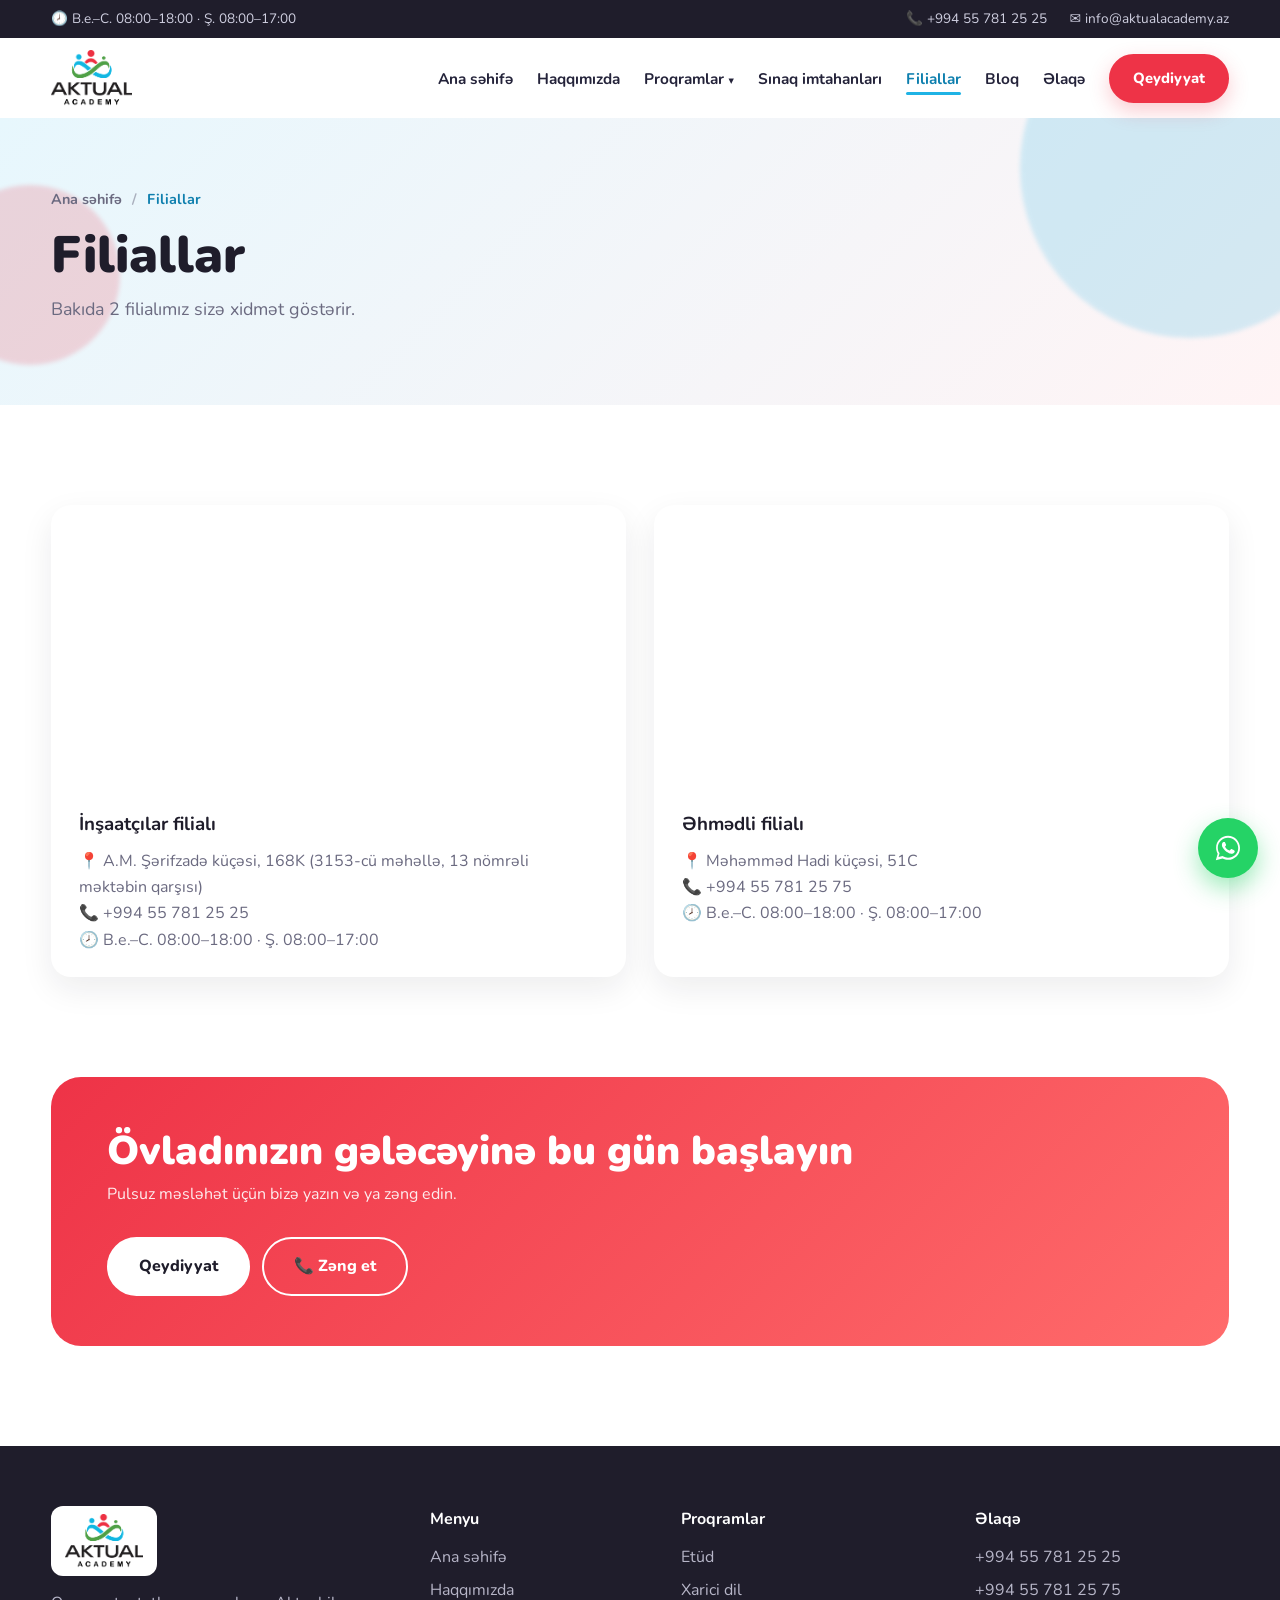
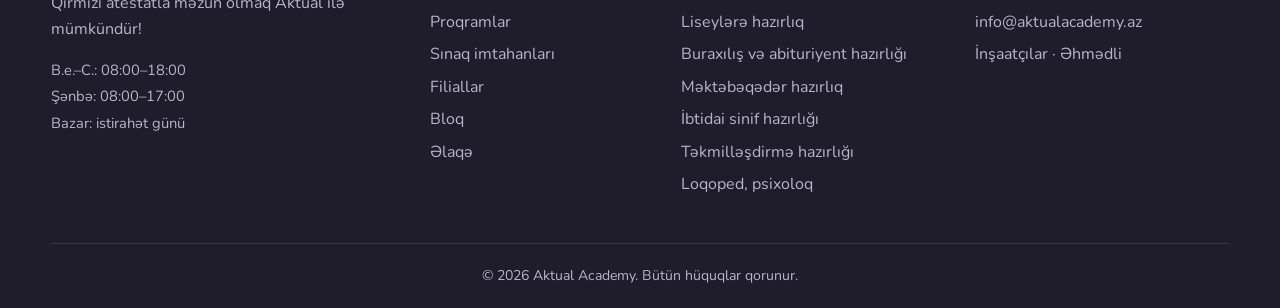
<file: filiallar.html>
<!DOCTYPE html>
<html lang="az">
<head>
  <meta charset="UTF-8">
  <meta name="viewport" content="width=device-width, initial-scale=1.0">
  <title>Filiallar — Aktual Academy</title>
  <meta name="description" content="Aktual Academy filialları: İnşaatçılar (A.M. Şərifzadə 168K) və Əhmədli (Məhəmməd Hadi 51C).">
  <link rel="icon" href="assets/logo.png">
  <link rel="preconnect" href="https://fonts.googleapis.com">
  <link rel="preconnect" href="https://fonts.gstatic.com" crossorigin>
  <link href="https://fonts.googleapis.com/css2?family=Nunito:wght@400;600;700;800;900&display=swap" rel="stylesheet">
  <link rel="stylesheet" href="styles.css">
</head>
<body>

  <div class="topbar">
    <div class="container topbar__inner">
      <span>🕗 B.e.–C. 08:00–18:00 · Ş. 08:00–17:00</span>
      <span class="topbar__right">
        <a href="tel:+994557812525">📞 +994 55 781 25 25</a>
        <a href="mailto:info@aktualacademy.az">✉️ info@aktualacademy.az</a>
      </span>
    </div>
  </div>

  <header class="header" id="header">
    <div class="container header__inner">
      <a href="index.html" class="logo"><img src="assets/logo.png" alt="Aktual Academy"></a>
      <nav class="nav" id="nav">
        <a href="index.html">Ana səhifə</a>
        <a href="haqqimizda.html">Haqqımızda</a>
        <div class="dropdown"><a href="proqramlar.html">Proqramlar <span class="caret">▾</span></a><div class="dropdown__menu"><a href="proqram-etud.html">📖 Etüd</a><a href="proqram-xarici-dil.html">🌍 Xarici dil</a><a href="proqram-liseylere-hazirliq.html">🏛️ Liseylərə hazırlıq</a><a href="proqram-abituriyent-hazirligi.html">🎓 Buraxılış və abituriyent hazırlığı</a><a href="proqram-mektebeqeder-hazirliq.html">🧸 Məktəbəqədər hazırlıq</a><a href="proqram-ibtidai-sinif-hazirligi.html">✏️ İbtidai sinif hazırlığı</a><a href="proqram-tekmillesdirme-hazirligi.html">📈 Təkmilləşdirmə hazırlığı</a><a href="proqram-loqoped-psixoloq.html">💬 Loqoped, psixoloq</a></div></div>
        <a href="sinaq-imtahanlari.html">Sınaq imtahanları</a>
        <a href="filiallar.html" class="active">Filiallar</a>
        <a href="bloq.html">Bloq</a>
        <a href="elaqe.html">Əlaqə</a>
        <a href="elaqe.html#qeydiyyat" class="btn btn--sm">Qeydiyyat</a>
      </nav>
      <button class="burger" id="burger" aria-label="Menyu"><span></span><span></span><span></span></button>
    </div>
  </header>

  <section class="page-hero">
    <div class="shape shape--1"></div><div class="shape shape--2"></div>
    <div class="container">
      <nav class="crumbs"><a href="index.html">Ana səhifə</a> <span>/</span> <b>Filiallar</b></nav>
      <h1>Filiallar</h1>
      <p>Bakıda 2 filialımız sizə xidmət göstərir.</p>
    </div>
  </section>

  <section class="section">
    <div class="container">
      <div class="branches">
        <div class="branch reveal">
          <iframe loading="lazy" title="İnşaatçılar filialı xəritəsi" src="https://maps.google.com/maps?q=A.M.+%C5%9E%C9%99rifzad%C9%99+k%C3%BC%C3%A7%C9%99si+168K,+Bak%C4%B1&output=embed"></iframe>
          <div class="branch__info">
            <h3>İnşaatçılar filialı</h3>
            <p>📍 A.M. Şərifzadə küçəsi, 168K (3153-cü məhəllə, 13 nömrəli məktəbin qarşısı)</p>
            <p>📞 <a href="tel:+994557812525">+994 55 781 25 25</a></p>
            <p>🕗 B.e.–C. 08:00–18:00 · Ş. 08:00–17:00</p>
          </div>
        </div>
        <div class="branch reveal">
          <iframe loading="lazy" title="Əhmədli filialı xəritəsi" src="https://maps.google.com/maps?q=M%C9%99h%C9%99mm%C9%99d+Hadi+51C,+%C6%8Fhm%C9%99dli,+Bak%C4%B1&output=embed"></iframe>
          <div class="branch__info">
            <h3>Əhmədli filialı</h3>
            <p>📍 Məhəmməd Hadi küçəsi, 51C</p>
            <p>📞 <a href="tel:+994557812575">+994 55 781 25 75</a></p>
            <p>🕗 B.e.–C. 08:00–18:00 · Ş. 08:00–17:00</p>
          </div>
        </div>
      </div>
    </div>
  </section>

  <section class="cta-band">
    <div class="container cta-band__inner reveal">
      <div>
        <h2>Övladınızın gələcəyinə bu gün başlayın</h2>
        <p>Pulsuz məsləhət üçün bizə yazın və ya zəng edin.</p>
      </div>
      <div class="cta-band__actions">
        <a href="elaqe.html#qeydiyyat" class="btn btn--white">Qeydiyyat</a>
        <a href="tel:+994557812525" class="btn btn--outline-white">📞 Zəng et</a>
      </div>
    </div>
  </section>

  <footer class="footer">
    <div class="container footer__inner">
      <div>
        <img src="assets/logo.png" alt="Aktual Academy" class="footer__logo">
        <p>Qırmızı atestatla məzun olmaq Aktual ilə mümkündür!</p>
        <p class="footer__hours">B.e.–C.: 08:00–18:00<br>Şənbə: 08:00–17:00<br>Bazar: istirahət günü</p>
      </div>
      <div>
        <h5>Menyu</h5>
        <a href="index.html">Ana səhifə</a><a href="haqqimizda.html">Haqqımızda</a><a href="proqramlar.html">Proqramlar</a><a href="sinaq-imtahanlari.html">Sınaq imtahanları</a><a href="filiallar.html">Filiallar</a><a href="bloq.html">Bloq</a><a href="elaqe.html">Əlaqə</a>
      </div>
      <div>
        <h5>Proqramlar</h5>
        <a href="proqram-etud.html">Etüd</a><a href="proqram-xarici-dil.html">Xarici dil</a><a href="proqram-liseylere-hazirliq.html">Liseylərə hazırlıq</a><a href="proqram-abituriyent-hazirligi.html">Buraxılış və abituriyent hazırlığı</a><a href="proqram-mektebeqeder-hazirliq.html">Məktəbəqədər hazırlıq</a><a href="proqram-ibtidai-sinif-hazirligi.html">İbtidai sinif hazırlığı</a><a href="proqram-tekmillesdirme-hazirligi.html">Təkmilləşdirmə hazırlığı</a><a href="proqram-loqoped-psixoloq.html">Loqoped, psixoloq</a>
      </div>
      <div>
        <h5>Əlaqə</h5>
        <a href="tel:+994557812525">+994 55 781 25 25</a>
        <a href="tel:+994557812575">+994 55 781 25 75</a>
        <a href="mailto:info@aktualacademy.az">info@aktualacademy.az</a>
        <a href="filiallar.html">İnşaatçılar · Əhmədli</a>
      </div>
    </div>
    <div class="container footer__bottom">© <span id="year"></span> Aktual Academy. Bütün hüquqlar qorunur.</div>
  </footer>

  <a href="https://wa.me/994557812525?text=Salam" class="wa" target="_blank" rel="noopener" aria-label="WhatsApp">
    <svg viewBox="0 0 32 32" width="30" height="30" fill="#fff"><path d="M16 3C9 3 3.3 8.7 3.3 15.7c0 2.2.6 4.4 1.7 6.3L3 29l7.2-1.9c1.8 1 3.9 1.5 5.9 1.5 7 0 12.7-5.7 12.7-12.7S23 3 16 3zm0 23.3c-1.9 0-3.8-.5-5.4-1.5l-.4-.2-4.3 1.1 1.1-4.2-.3-.4c-1.1-1.7-1.6-3.6-1.6-5.5C5.1 9.9 10 5.1 16 5.1s10.9 4.9 10.9 10.9S22 26.3 16 26.3zm6-8.2c-.3-.2-1.9-.9-2.2-1-.3-.1-.5-.2-.7.2-.2.3-.8 1-1 1.2-.2.2-.4.2-.7.1-.3-.2-1.4-.5-2.6-1.6-1-.9-1.6-1.9-1.8-2.2-.2-.3 0-.5.1-.7l.5-.6c.2-.2.2-.3.3-.5.1-.2 0-.4 0-.6l-1-2.4c-.3-.6-.5-.5-.7-.5h-.6c-.2 0-.6.1-.9.4-.3.3-1.2 1.1-1.2 2.8s1.2 3.2 1.4 3.5c.2.2 2.4 3.6 5.8 5 .8.4 1.4.6 1.9.7.8.3 1.5.2 2.1.1.6-.1 1.9-.8 2.2-1.5.3-.7.3-1.4.2-1.5-.1-.2-.3-.3-.6-.4z"/></svg>
  </a>

  <script src="script.js"></script>
</body>
</html>
</file>
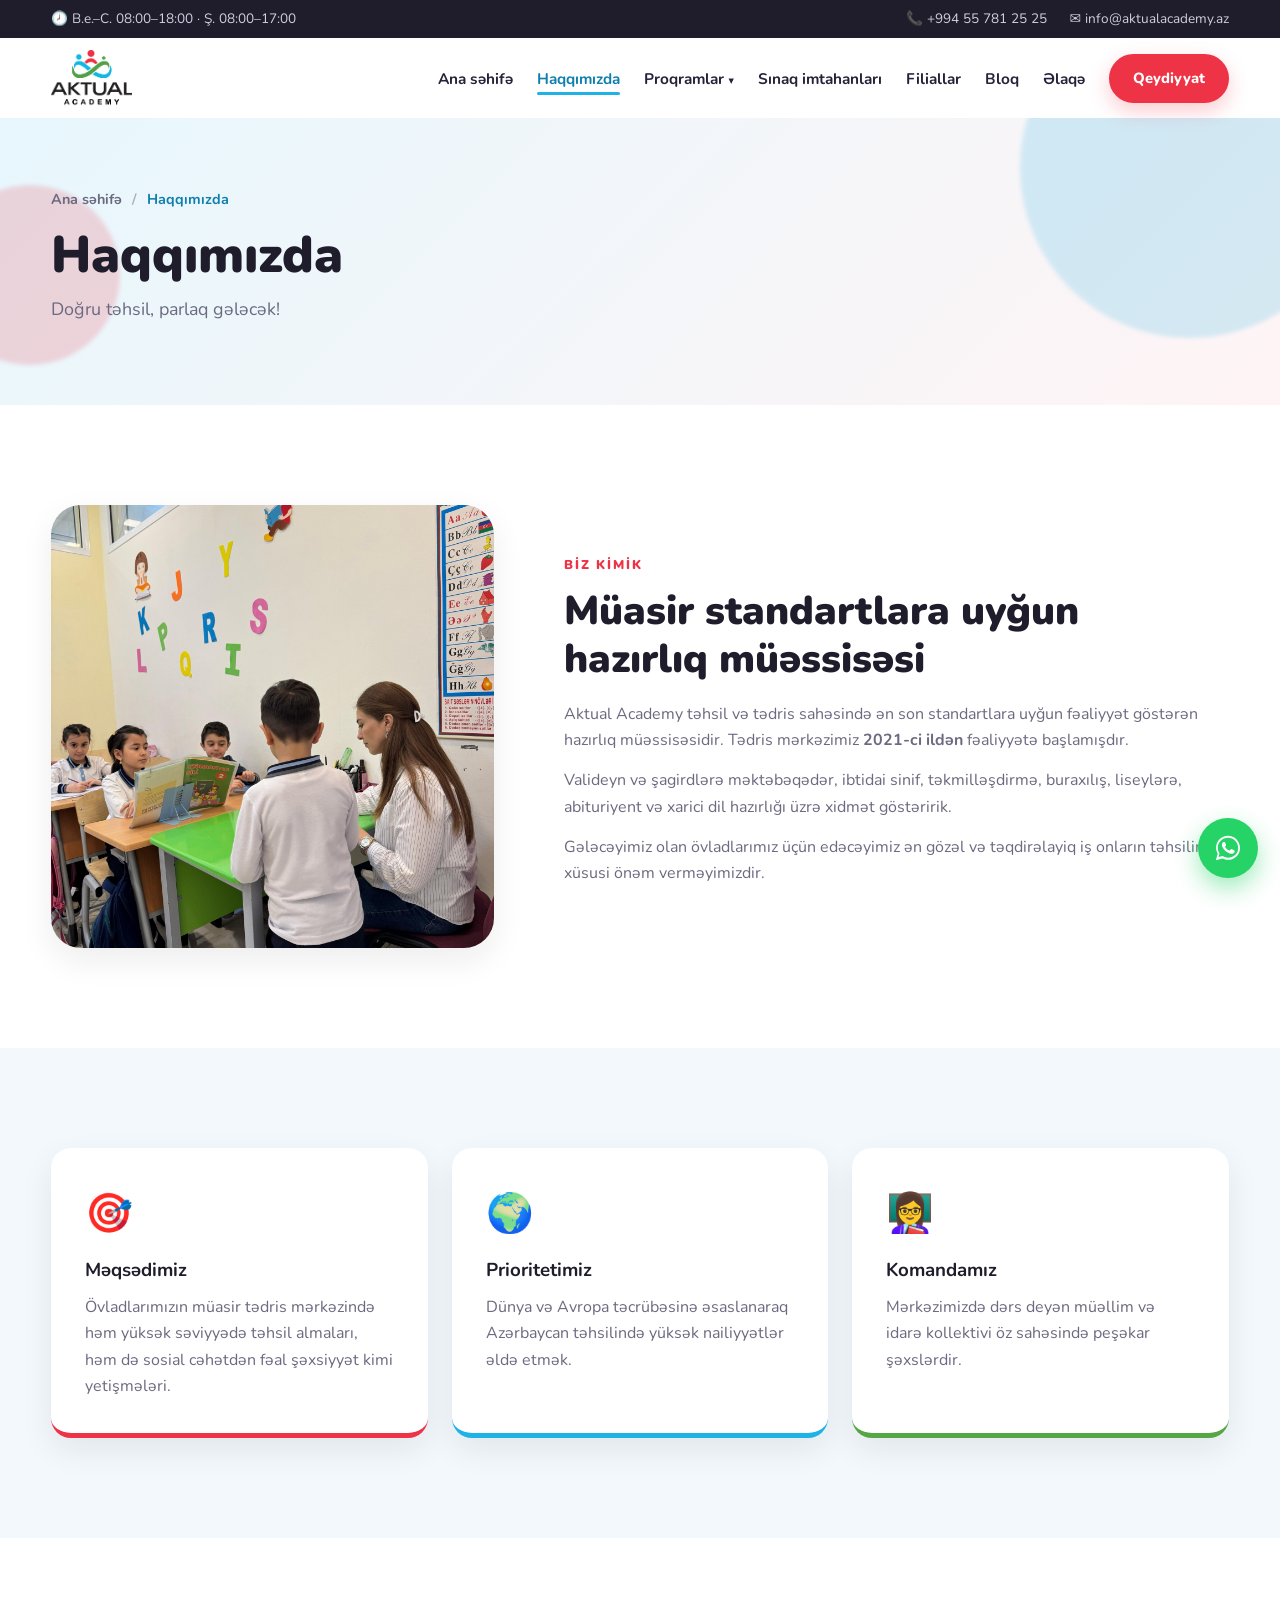
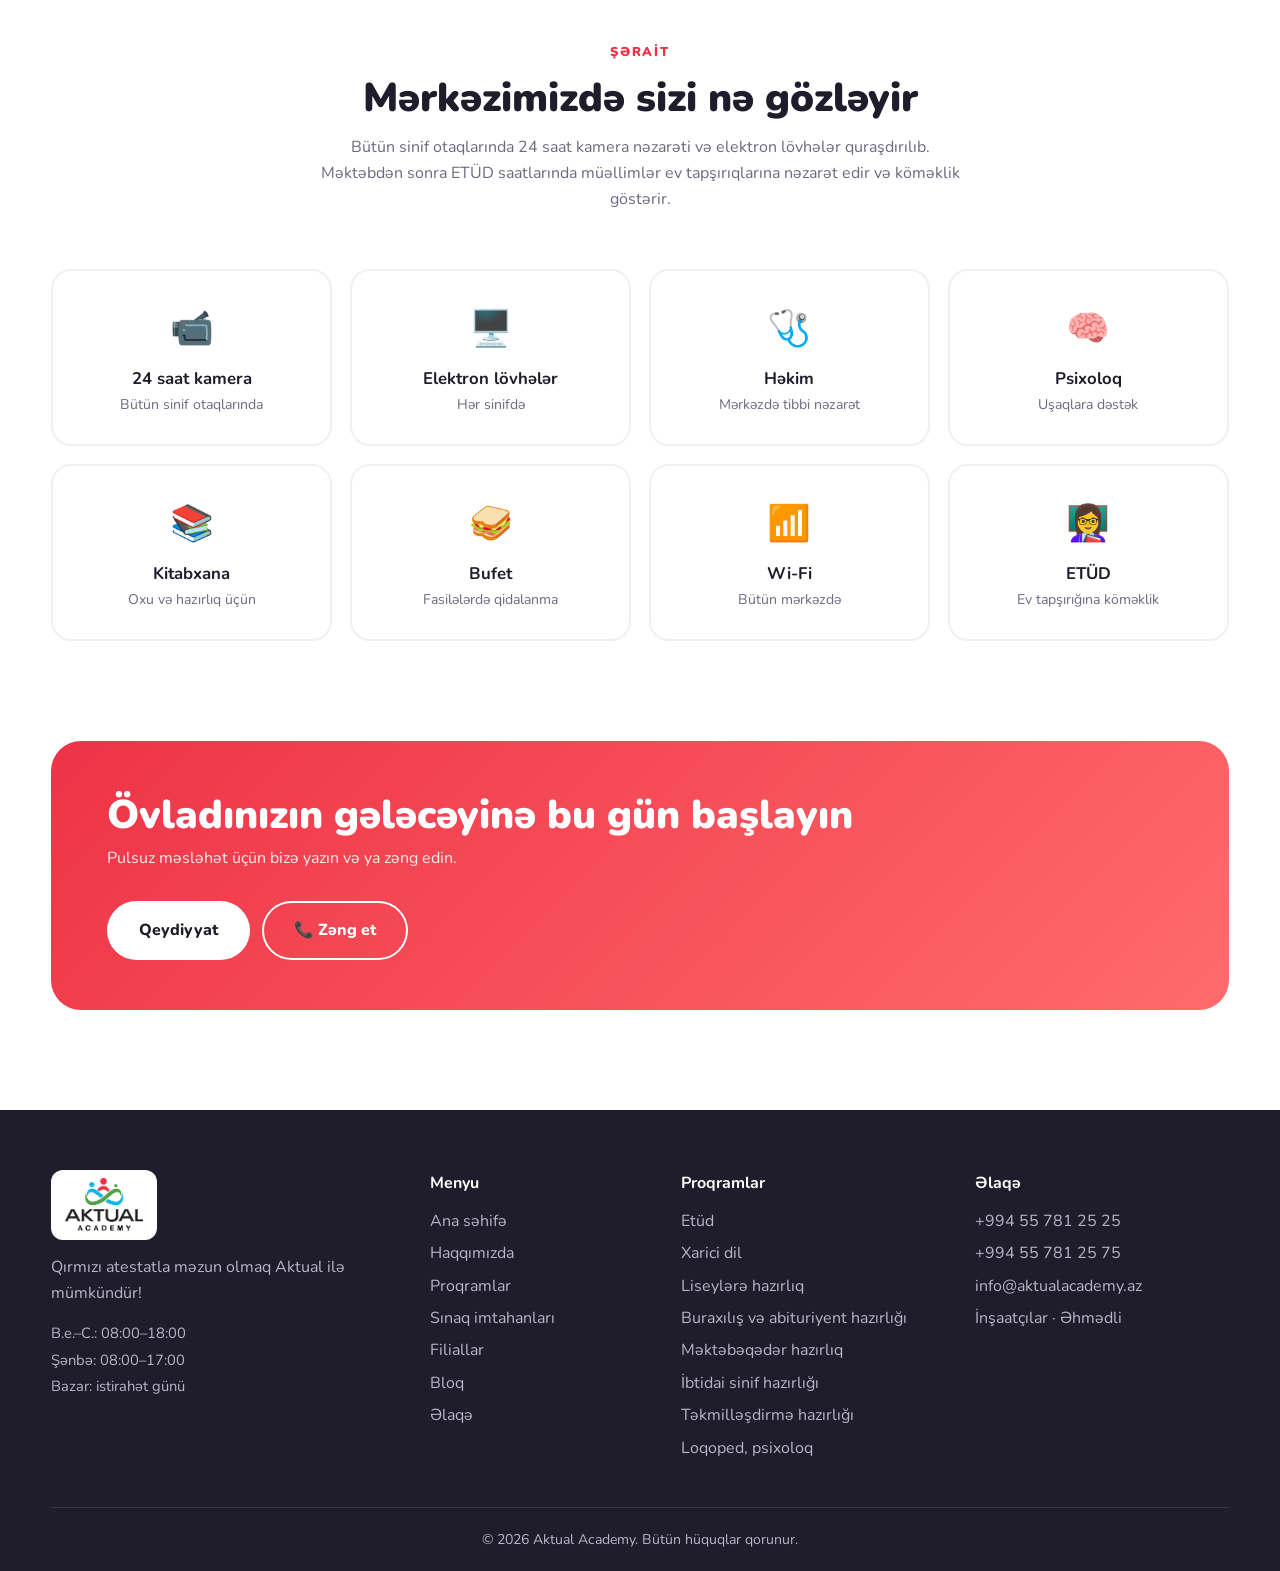
<file: haqqimizda.html>
<!DOCTYPE html>
<html lang="az">
<head>
  <meta charset="UTF-8">
  <meta name="viewport" content="width=device-width, initial-scale=1.0">
  <title>Haqqımızda — Aktual Academy</title>
  <meta name="description" content="Aktual Academy haqqında: 2021-ci ildən fəaliyyət, məqsədimiz, komandamız və şəraitimiz.">
  <link rel="icon" href="assets/logo.png">
  <link rel="preconnect" href="https://fonts.googleapis.com">
  <link rel="preconnect" href="https://fonts.gstatic.com" crossorigin>
  <link href="https://fonts.googleapis.com/css2?family=Nunito:wght@400;600;700;800;900&display=swap" rel="stylesheet">
  <link rel="stylesheet" href="styles.css">
</head>
<body>

  <div class="topbar">
    <div class="container topbar__inner">
      <span>🕗 B.e.–C. 08:00–18:00 · Ş. 08:00–17:00</span>
      <span class="topbar__right">
        <a href="tel:+994557812525">📞 +994 55 781 25 25</a>
        <a href="mailto:info@aktualacademy.az">✉️ info@aktualacademy.az</a>
      </span>
    </div>
  </div>

  <header class="header" id="header">
    <div class="container header__inner">
      <a href="index.html" class="logo"><img src="assets/logo.png" alt="Aktual Academy"></a>
      <nav class="nav" id="nav">
        <a href="index.html">Ana səhifə</a>
        <a href="haqqimizda.html" class="active">Haqqımızda</a>
        <div class="dropdown"><a href="proqramlar.html">Proqramlar <span class="caret">▾</span></a><div class="dropdown__menu"><a href="proqram-etud.html">📖 Etüd</a><a href="proqram-xarici-dil.html">🌍 Xarici dil</a><a href="proqram-liseylere-hazirliq.html">🏛️ Liseylərə hazırlıq</a><a href="proqram-abituriyent-hazirligi.html">🎓 Buraxılış və abituriyent hazırlığı</a><a href="proqram-mektebeqeder-hazirliq.html">🧸 Məktəbəqədər hazırlıq</a><a href="proqram-ibtidai-sinif-hazirligi.html">✏️ İbtidai sinif hazırlığı</a><a href="proqram-tekmillesdirme-hazirligi.html">📈 Təkmilləşdirmə hazırlığı</a><a href="proqram-loqoped-psixoloq.html">💬 Loqoped, psixoloq</a></div></div>
        <a href="sinaq-imtahanlari.html">Sınaq imtahanları</a>
        <a href="filiallar.html">Filiallar</a>
        <a href="bloq.html">Bloq</a>
        <a href="elaqe.html">Əlaqə</a>
        <a href="elaqe.html#qeydiyyat" class="btn btn--sm">Qeydiyyat</a>
      </nav>
      <button class="burger" id="burger" aria-label="Menyu"><span></span><span></span><span></span></button>
    </div>
  </header>

  <section class="page-hero">
    <div class="shape shape--1"></div><div class="shape shape--2"></div>
    <div class="container">
      <nav class="crumbs"><a href="index.html">Ana səhifə</a> <span>/</span> <b>Haqqımızda</b></nav>
      <h1>Haqqımızda</h1>
      <p>Doğru təhsil, parlaq gələcək!</p>
    </div>
  </section>

  <section class="section">
    <div class="container about">
      <div class="about__photo reveal"><img src="assets/etud.jpg" alt="Aktual Academy-də dərs"></div>
      <div class="reveal">
        <span class="eyebrow">Biz kimik</span>
        <h2>Müasir standartlara uyğun hazırlıq müəssisəsi</h2>
        <p class="muted">Aktual Academy təhsil və tədris sahəsində ən son standartlara uyğun fəaliyyət göstərən hazırlıq müəssisəsidir. Tədris mərkəzimiz <b>2021-ci ildən</b> fəaliyyətə başlamışdır.</p>
        <p class="muted">Valideyn və şagirdlərə məktəbəqədər, ibtidai sinif, təkmilləşdirmə, buraxılış, liseylərə, abituriyent və xarici dil hazırlığı üzrə xidmət göstəririk.</p>
        <p class="muted">Gələcəyimiz olan övladlarımız üçün edəcəyimiz ən gözəl və təqdirəlayiq iş onların təhsilinə xüsusi önəm verməyimizdir.</p>
      </div>
    </div>
  </section>

  <section class="section section--alt">
    <div class="container">
      <div class="values">
        <div class="value reveal" style="--c: var(--red)">
          <span>🎯</span>
          <h3>Məqsədimiz</h3>
          <p>Övladlarımızın müasir tədris mərkəzində həm yüksək səviyyədə təhsil almaları, həm də sosial cəhətdən fəal şəxsiyyət kimi yetişmələri.</p>
        </div>
        <div class="value reveal" style="--c: var(--blue)">
          <span>🌍</span>
          <h3>Prioritetimiz</h3>
          <p>Dünya və Avropa təcrübəsinə əsaslanaraq Azərbaycan təhsilində yüksək nailiyyətlər əldə etmək.</p>
        </div>
        <div class="value reveal" style="--c: var(--green)">
          <span>👩‍🏫</span>
          <h3>Komandamız</h3>
          <p>Mərkəzimizdə dərs deyən müəllim və idarə kollektivi öz sahəsində peşəkar şəxslərdir.</p>
        </div>
      </div>
    </div>
  </section>

  <section class="section">
    <div class="container">
      <div class="section__head reveal">
        <span class="eyebrow">Şərait</span>
        <h2>Mərkəzimizdə sizi nə gözləyir</h2>
        <p class="muted">Bütün sinif otaqlarında 24 saat kamera nəzarəti və elektron lövhələr quraşdırılıb. Məktəbdən sonra ETÜD saatlarında müəllimlər ev tapşırıqlarına nəzarət edir və köməklik göstərir.</p>
      </div>
      <div class="facilities">
        <div class="facility reveal"><span>📹</span><b>24 saat kamera</b><small>Bütün sinif otaqlarında</small></div>
        <div class="facility reveal"><span>🖥️</span><b>Elektron lövhələr</b><small>Hər sinifdə</small></div>
        <div class="facility reveal"><span>🩺</span><b>Həkim</b><small>Mərkəzdə tibbi nəzarət</small></div>
        <div class="facility reveal"><span>🧠</span><b>Psixoloq</b><small>Uşaqlara dəstək</small></div>
        <div class="facility reveal"><span>📚</span><b>Kitabxana</b><small>Oxu və hazırlıq üçün</small></div>
        <div class="facility reveal"><span>🥪</span><b>Bufet</b><small>Fasilələrdə qidalanma</small></div>
        <div class="facility reveal"><span>📶</span><b>Wi-Fi</b><small>Bütün mərkəzdə</small></div>
        <div class="facility reveal"><span>👩‍🏫</span><b>ETÜD</b><small>Ev tapşırığına köməklik</small></div>
      </div>
    </div>
  </section>

  <section class="cta-band">
    <div class="container cta-band__inner reveal">
      <div>
        <h2>Övladınızın gələcəyinə bu gün başlayın</h2>
        <p>Pulsuz məsləhət üçün bizə yazın və ya zəng edin.</p>
      </div>
      <div class="cta-band__actions">
        <a href="elaqe.html#qeydiyyat" class="btn btn--white">Qeydiyyat</a>
        <a href="tel:+994557812525" class="btn btn--outline-white">📞 Zəng et</a>
      </div>
    </div>
  </section>

  <footer class="footer">
    <div class="container footer__inner">
      <div>
        <img src="assets/logo.png" alt="Aktual Academy" class="footer__logo">
        <p>Qırmızı atestatla məzun olmaq Aktual ilə mümkündür!</p>
        <p class="footer__hours">B.e.–C.: 08:00–18:00<br>Şənbə: 08:00–17:00<br>Bazar: istirahət günü</p>
      </div>
      <div>
        <h5>Menyu</h5>
        <a href="index.html">Ana səhifə</a><a href="haqqimizda.html">Haqqımızda</a><a href="proqramlar.html">Proqramlar</a><a href="sinaq-imtahanlari.html">Sınaq imtahanları</a><a href="filiallar.html">Filiallar</a><a href="bloq.html">Bloq</a><a href="elaqe.html">Əlaqə</a>
      </div>
      <div>
        <h5>Proqramlar</h5>
        <a href="proqram-etud.html">Etüd</a><a href="proqram-xarici-dil.html">Xarici dil</a><a href="proqram-liseylere-hazirliq.html">Liseylərə hazırlıq</a><a href="proqram-abituriyent-hazirligi.html">Buraxılış və abituriyent hazırlığı</a><a href="proqram-mektebeqeder-hazirliq.html">Məktəbəqədər hazırlıq</a><a href="proqram-ibtidai-sinif-hazirligi.html">İbtidai sinif hazırlığı</a><a href="proqram-tekmillesdirme-hazirligi.html">Təkmilləşdirmə hazırlığı</a><a href="proqram-loqoped-psixoloq.html">Loqoped, psixoloq</a>
      </div>
      <div>
        <h5>Əlaqə</h5>
        <a href="tel:+994557812525">+994 55 781 25 25</a>
        <a href="tel:+994557812575">+994 55 781 25 75</a>
        <a href="mailto:info@aktualacademy.az">info@aktualacademy.az</a>
        <a href="filiallar.html">İnşaatçılar · Əhmədli</a>
      </div>
    </div>
    <div class="container footer__bottom">© <span id="year"></span> Aktual Academy. Bütün hüquqlar qorunur.</div>
  </footer>

  <a href="https://wa.me/994557812525?text=Salam" class="wa" target="_blank" rel="noopener" aria-label="WhatsApp">
    <svg viewBox="0 0 32 32" width="30" height="30" fill="#fff"><path d="M16 3C9 3 3.3 8.7 3.3 15.7c0 2.2.6 4.4 1.7 6.3L3 29l7.2-1.9c1.8 1 3.9 1.5 5.9 1.5 7 0 12.7-5.7 12.7-12.7S23 3 16 3zm0 23.3c-1.9 0-3.8-.5-5.4-1.5l-.4-.2-4.3 1.1 1.1-4.2-.3-.4c-1.1-1.7-1.6-3.6-1.6-5.5C5.1 9.9 10 5.1 16 5.1s10.9 4.9 10.9 10.9S22 26.3 16 26.3zm6-8.2c-.3-.2-1.9-.9-2.2-1-.3-.1-.5-.2-.7.2-.2.3-.8 1-1 1.2-.2.2-.4.2-.7.1-.3-.2-1.4-.5-2.6-1.6-1-.9-1.6-1.9-1.8-2.2-.2-.3 0-.5.1-.7l.5-.6c.2-.2.2-.3.3-.5.1-.2 0-.4 0-.6l-1-2.4c-.3-.6-.5-.5-.7-.5h-.6c-.2 0-.6.1-.9.4-.3.3-1.2 1.1-1.2 2.8s1.2 3.2 1.4 3.5c.2.2 2.4 3.6 5.8 5 .8.4 1.4.6 1.9.7.8.3 1.5.2 2.1.1.6-.1 1.9-.8 2.2-1.5.3-.7.3-1.4.2-1.5-.1-.2-.3-.3-.6-.4z"/></svg>
  </a>

  <script src="script.js"></script>
</body>
</html>
</file>
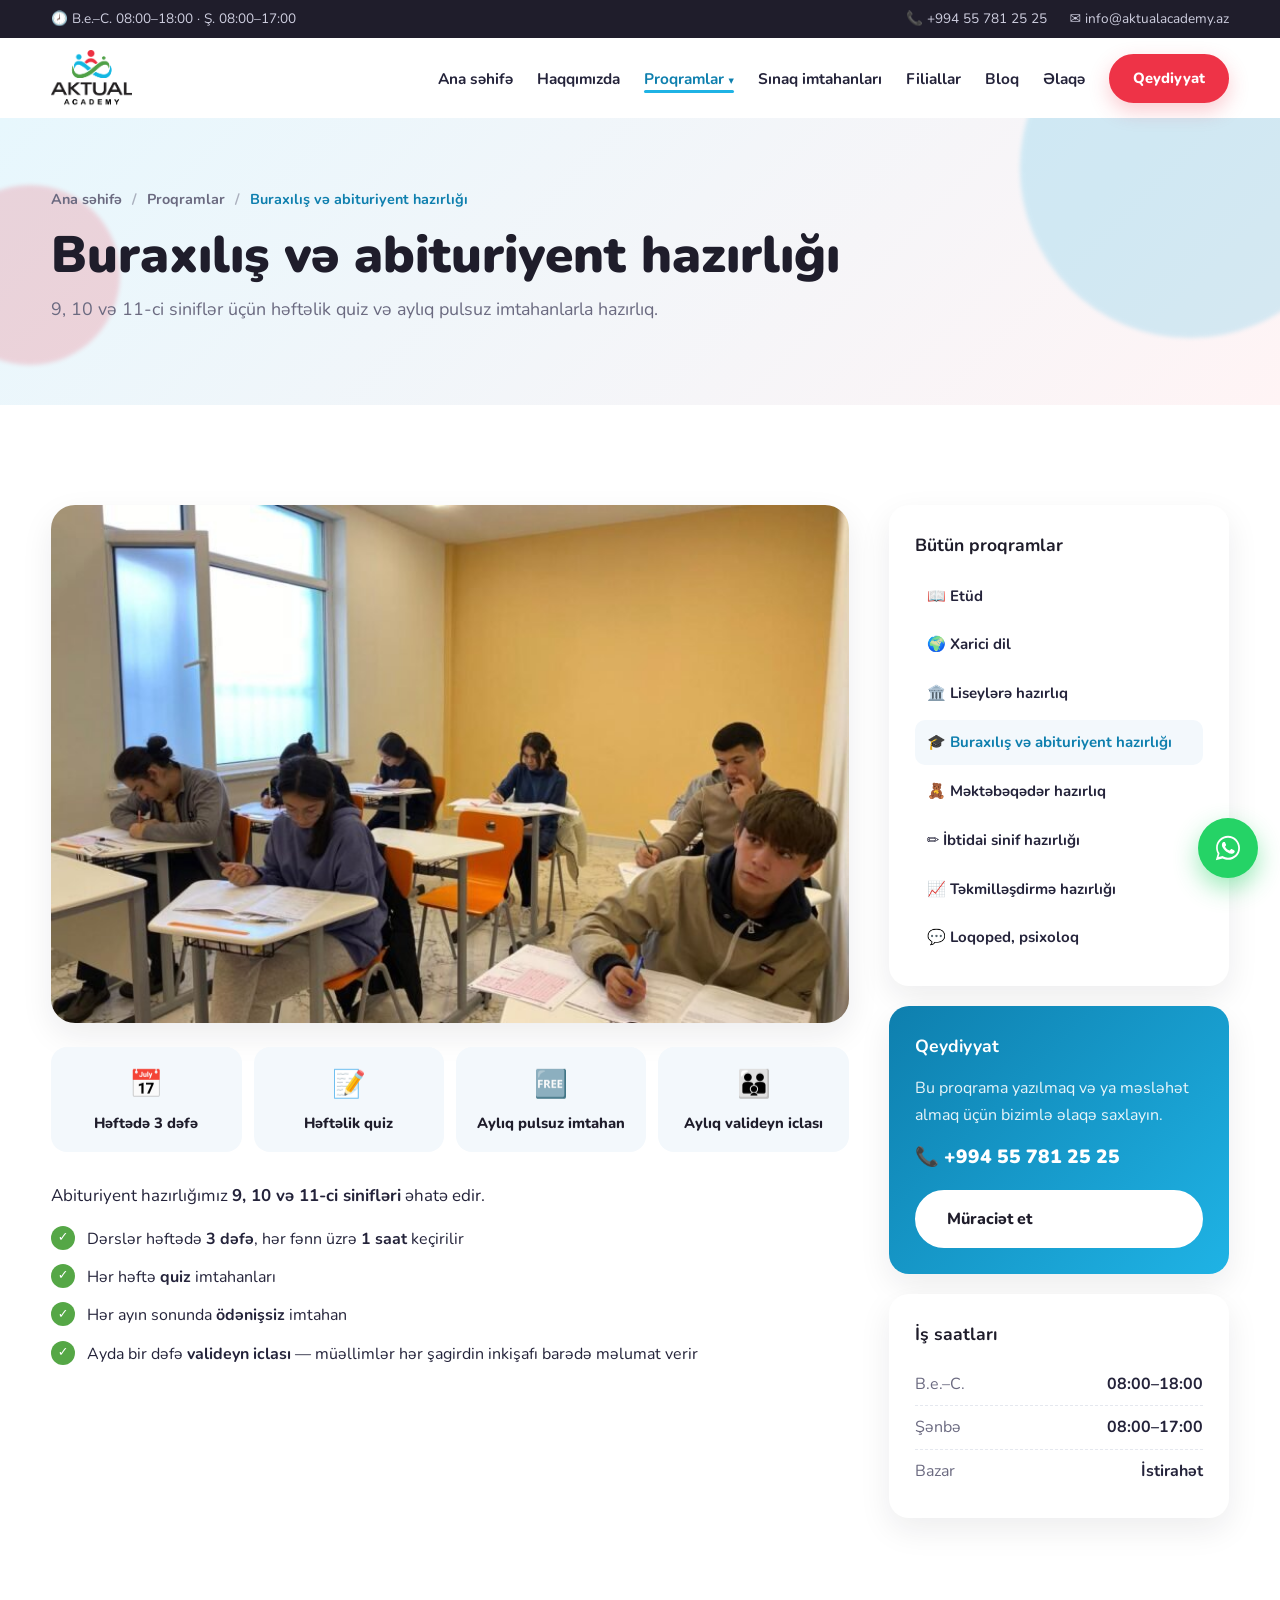
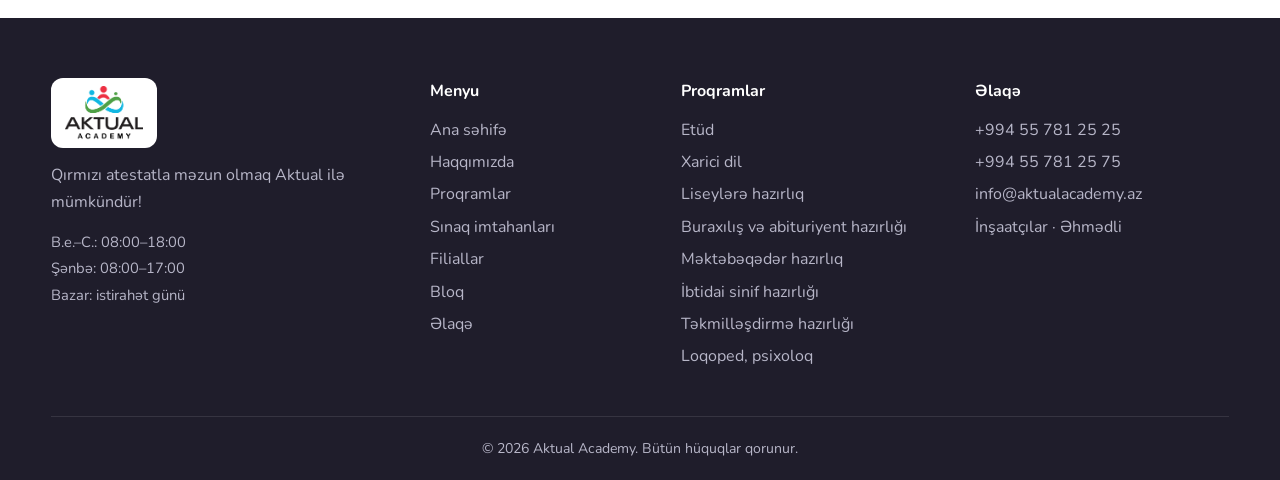
<file: proqram-abituriyent-hazirligi.html>
<!DOCTYPE html>
<html lang="az">
<head>
  <meta charset="UTF-8">
  <meta name="viewport" content="width=device-width, initial-scale=1.0">
  <title>Buraxılış və abituriyent hazırlığı — Aktual Academy</title>
  <meta name="description" content="Aktual Academy — Buraxılış və abituriyent hazırlığı: 9, 10 və 11-ci siniflər üçün həftəlik quiz və aylıq pulsuz imtahanlarla hazırlıq.">
  <link rel="icon" href="assets/logo.png">
  <link rel="preconnect" href="https://fonts.googleapis.com">
  <link rel="preconnect" href="https://fonts.gstatic.com" crossorigin>
  <link href="https://fonts.googleapis.com/css2?family=Nunito:wght@400;600;700;800;900&display=swap" rel="stylesheet">
  <link rel="stylesheet" href="styles.css">
</head>
<body>

  <div class="topbar">
    <div class="container topbar__inner">
      <span>🕗 B.e.–C. 08:00–18:00 · Ş. 08:00–17:00</span>
      <span class="topbar__right">
        <a href="tel:+994557812525">📞 +994 55 781 25 25</a>
        <a href="mailto:info@aktualacademy.az">✉️ info@aktualacademy.az</a>
      </span>
    </div>
  </div>

  <header class="header" id="header">
    <div class="container header__inner">
      <a href="index.html" class="logo"><img src="assets/logo.png" alt="Aktual Academy"></a>
      <nav class="nav" id="nav">
        <a href="index.html">Ana səhifə</a>
        <a href="haqqimizda.html">Haqqımızda</a>
        <div class="dropdown"><a href="proqramlar.html" class="active">Proqramlar <span class="caret">▾</span></a><div class="dropdown__menu"><a href="proqram-etud.html">📖 Etüd</a><a href="proqram-xarici-dil.html">🌍 Xarici dil</a><a href="proqram-liseylere-hazirliq.html">🏛️ Liseylərə hazırlıq</a><a href="proqram-abituriyent-hazirligi.html">🎓 Buraxılış və abituriyent hazırlığı</a><a href="proqram-mektebeqeder-hazirliq.html">🧸 Məktəbəqədər hazırlıq</a><a href="proqram-ibtidai-sinif-hazirligi.html">✏️ İbtidai sinif hazırlığı</a><a href="proqram-tekmillesdirme-hazirligi.html">📈 Təkmilləşdirmə hazırlığı</a><a href="proqram-loqoped-psixoloq.html">💬 Loqoped, psixoloq</a></div></div>
        <a href="sinaq-imtahanlari.html">Sınaq imtahanları</a>
        <a href="filiallar.html">Filiallar</a>
        <a href="bloq.html">Bloq</a>
        <a href="elaqe.html">Əlaqə</a>
        <a href="elaqe.html#qeydiyyat" class="btn btn--sm">Qeydiyyat</a>
      </nav>
      <button class="burger" id="burger" aria-label="Menyu"><span></span><span></span><span></span></button>
    </div>
  </header>

  <section class="page-hero">
    <div class="shape shape--1"></div><div class="shape shape--2"></div>
    <div class="container">
      <nav class="crumbs"><a href="index.html">Ana səhifə</a> <span>/</span> <a href="proqramlar.html">Proqramlar</a> <span>/</span> <b>Buraxılış və abituriyent hazırlığı</b></nav>
      <h1>Buraxılış və abituriyent hazırlığı</h1>
      <p>9, 10 və 11-ci siniflər üçün həftəlik quiz və aylıq pulsuz imtahanlarla hazırlıq.</p>
    </div>
  </section>

  <section class="section">
    <div class="container detail">
      <article class="detail__main reveal">
        <img class="detail__img" src="assets/abituriyent.jpg" alt="Buraxılış və abituriyent hazırlığı">
        <div class="pfacts"><div class="pfact"><span>📅</span>Həftədə 3 dəfə</div><div class="pfact"><span>📝</span>Həftəlik quiz</div><div class="pfact"><span>🆓</span>Aylıq pulsuz imtahan</div><div class="pfact"><span>👪</span>Aylıq valideyn iclası</div></div>
        <div class="prose">
<p>Abituriyent hazırlığımız <b>9, 10 və 11-ci sinifləri</b> əhatə edir.</p>
<ul class="checks">
  <li>Dərslər həftədə <b>3 dəfə</b>, hər fənn üzrə <b>1 saat</b> keçirilir</li>
  <li>Hər həftə <b>quiz</b> imtahanları</li>
  <li>Hər ayın sonunda <b>ödənişsiz</b> imtahan</li>
  <li>Ayda bir dəfə <b>valideyn iclası</b> — müəllimlər hər şagirdin inkişafı barədə məlumat verir</li>
</ul></div>
      </article>
      <aside class="detail__side">
        <div class="side-card reveal">
          <h4>Bütün proqramlar</h4>
          <nav class="side-nav"><a href="proqram-etud.html">📖 Etüd</a><a href="proqram-xarici-dil.html">🌍 Xarici dil</a><a href="proqram-liseylere-hazirliq.html">🏛️ Liseylərə hazırlıq</a><a href="proqram-abituriyent-hazirligi.html" class=active>🎓 Buraxılış və abituriyent hazırlığı</a><a href="proqram-mektebeqeder-hazirliq.html">🧸 Məktəbəqədər hazırlıq</a><a href="proqram-ibtidai-sinif-hazirligi.html">✏️ İbtidai sinif hazırlığı</a><a href="proqram-tekmillesdirme-hazirligi.html">📈 Təkmilləşdirmə hazırlığı</a><a href="proqram-loqoped-psixoloq.html">💬 Loqoped, psixoloq</a></nav>
        </div>
        <div class="side-card side-card--accent reveal">
          <h4>Qeydiyyat</h4>
          <p>Bu proqrama yazılmaq və ya məsləhət almaq üçün bizimlə əlaqə saxlayın.</p>
          <a href="tel:+994557812525" class="side-phone">📞 +994 55 781 25 25</a>
          <a href="elaqe.html#qeydiyyat" class="btn btn--white btn--full">Müraciət et</a>
        </div>
        <div class="side-card reveal">
          <h4>İş saatları</h4>
          <p class="hours"><span>B.e.–C.</span><b>08:00–18:00</b></p>
          <p class="hours"><span>Şənbə</span><b>08:00–17:00</b></p>
          <p class="hours"><span>Bazar</span><b>İstirahət</b></p>
        </div>
      </aside>
    </div>
  </section>

  <footer class="footer">
    <div class="container footer__inner">
      <div>
        <img src="assets/logo.png" alt="Aktual Academy" class="footer__logo">
        <p>Qırmızı atestatla məzun olmaq Aktual ilə mümkündür!</p>
        <p class="footer__hours">B.e.–C.: 08:00–18:00<br>Şənbə: 08:00–17:00<br>Bazar: istirahət günü</p>
      </div>
      <div>
        <h5>Menyu</h5>
        <a href="index.html">Ana səhifə</a><a href="haqqimizda.html">Haqqımızda</a><a href="proqramlar.html">Proqramlar</a><a href="sinaq-imtahanlari.html">Sınaq imtahanları</a><a href="filiallar.html">Filiallar</a><a href="bloq.html">Bloq</a><a href="elaqe.html">Əlaqə</a>
      </div>
      <div>
        <h5>Proqramlar</h5>
        <a href="proqram-etud.html">Etüd</a><a href="proqram-xarici-dil.html">Xarici dil</a><a href="proqram-liseylere-hazirliq.html">Liseylərə hazırlıq</a><a href="proqram-abituriyent-hazirligi.html">Buraxılış və abituriyent hazırlığı</a><a href="proqram-mektebeqeder-hazirliq.html">Məktəbəqədər hazırlıq</a><a href="proqram-ibtidai-sinif-hazirligi.html">İbtidai sinif hazırlığı</a><a href="proqram-tekmillesdirme-hazirligi.html">Təkmilləşdirmə hazırlığı</a><a href="proqram-loqoped-psixoloq.html">Loqoped, psixoloq</a>
      </div>
      <div>
        <h5>Əlaqə</h5>
        <a href="tel:+994557812525">+994 55 781 25 25</a>
        <a href="tel:+994557812575">+994 55 781 25 75</a>
        <a href="mailto:info@aktualacademy.az">info@aktualacademy.az</a>
        <a href="filiallar.html">İnşaatçılar · Əhmədli</a>
      </div>
    </div>
    <div class="container footer__bottom">© <span id="year"></span> Aktual Academy. Bütün hüquqlar qorunur.</div>
  </footer>

  <a href="https://wa.me/994557812525?text=Salam" class="wa" target="_blank" rel="noopener" aria-label="WhatsApp">
    <svg viewBox="0 0 32 32" width="30" height="30" fill="#fff"><path d="M16 3C9 3 3.3 8.7 3.3 15.7c0 2.2.6 4.4 1.7 6.3L3 29l7.2-1.9c1.8 1 3.9 1.5 5.9 1.5 7 0 12.7-5.7 12.7-12.7S23 3 16 3zm0 23.3c-1.9 0-3.8-.5-5.4-1.5l-.4-.2-4.3 1.1 1.1-4.2-.3-.4c-1.1-1.7-1.6-3.6-1.6-5.5C5.1 9.9 10 5.1 16 5.1s10.9 4.9 10.9 10.9S22 26.3 16 26.3zm6-8.2c-.3-.2-1.9-.9-2.2-1-.3-.1-.5-.2-.7.2-.2.3-.8 1-1 1.2-.2.2-.4.2-.7.1-.3-.2-1.4-.5-2.6-1.6-1-.9-1.6-1.9-1.8-2.2-.2-.3 0-.5.1-.7l.5-.6c.2-.2.2-.3.3-.5.1-.2 0-.4 0-.6l-1-2.4c-.3-.6-.5-.5-.7-.5h-.6c-.2 0-.6.1-.9.4-.3.3-1.2 1.1-1.2 2.8s1.2 3.2 1.4 3.5c.2.2 2.4 3.6 5.8 5 .8.4 1.4.6 1.9.7.8.3 1.5.2 2.1.1.6-.1 1.9-.8 2.2-1.5.3-.7.3-1.4.2-1.5-.1-.2-.3-.3-.6-.4z"/></svg>
  </a>

  <script src="script.js"></script>
</body>
</html>
</file>
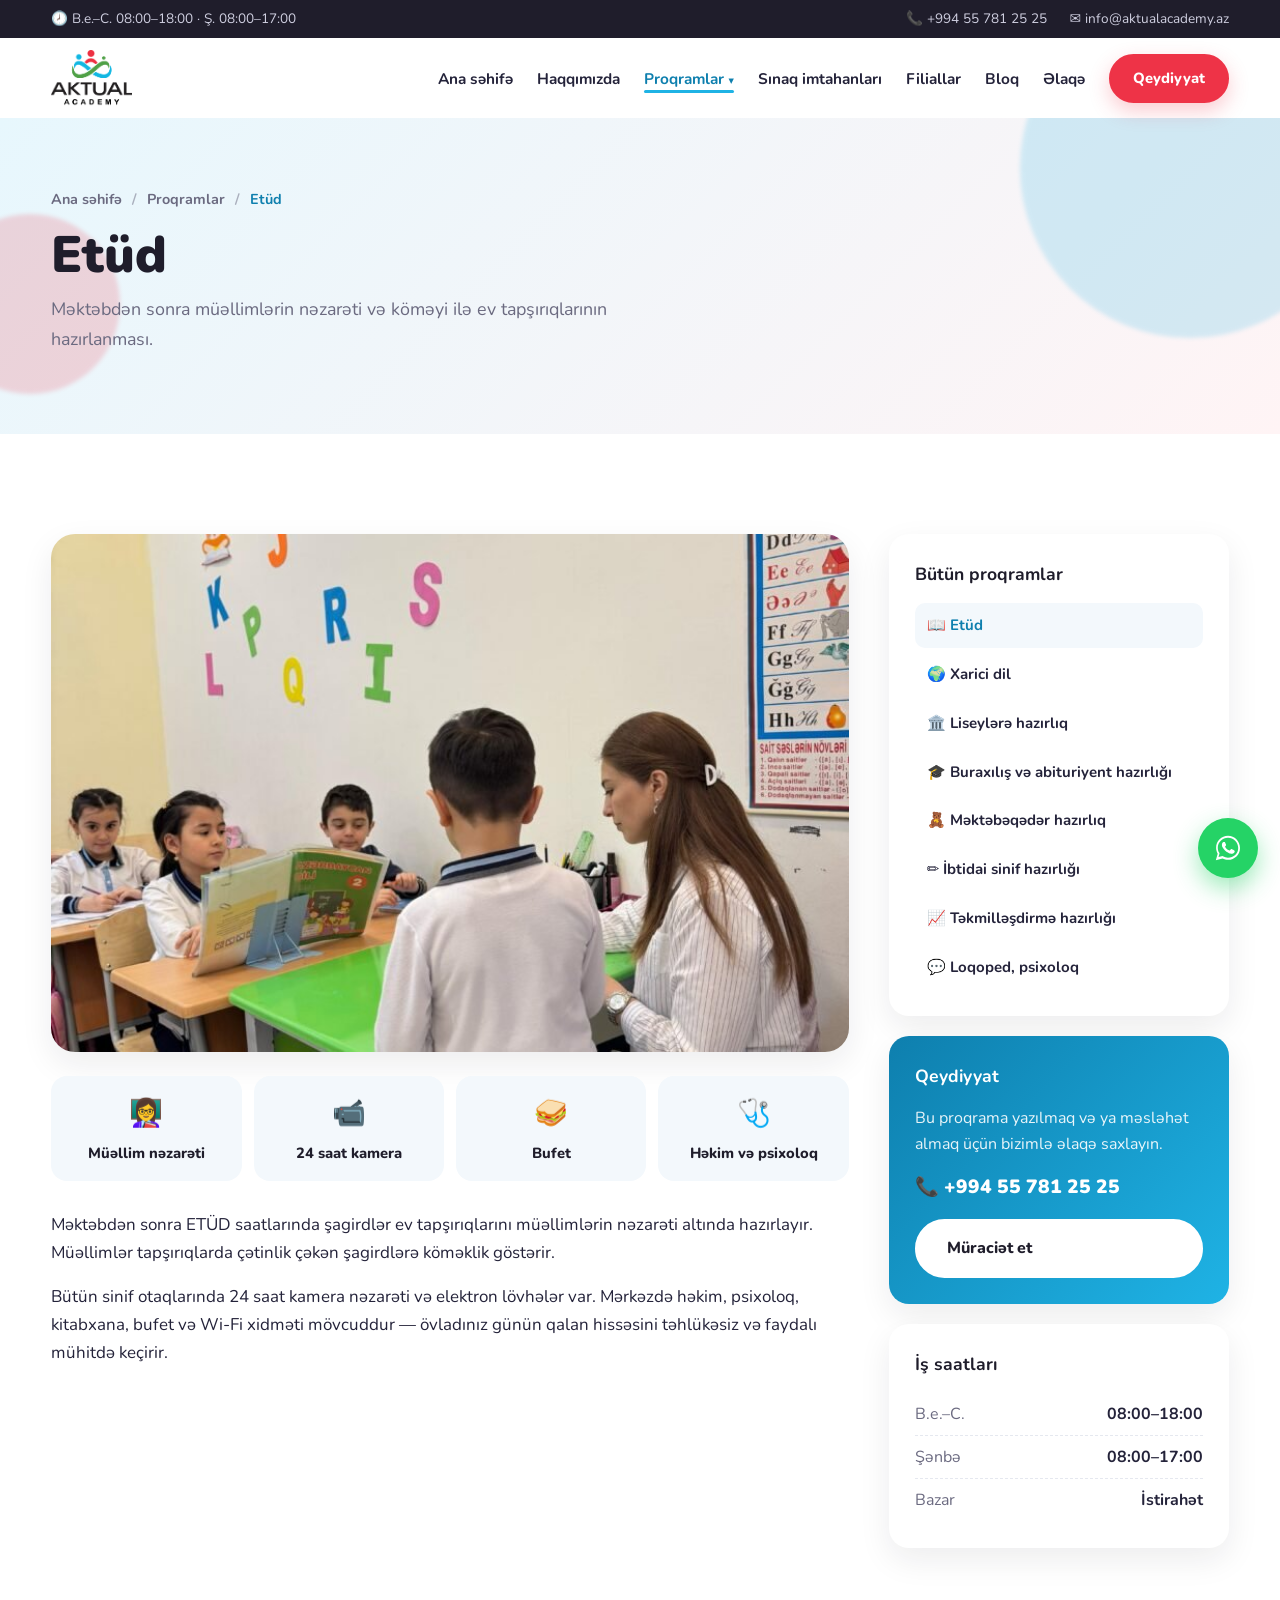
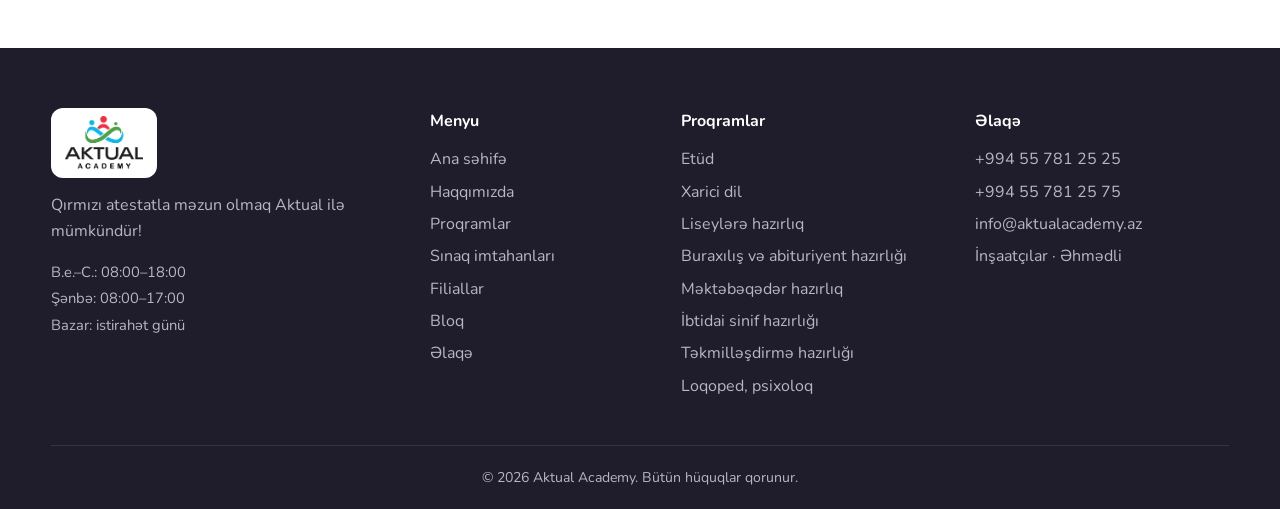
<file: proqram-etud.html>
<!DOCTYPE html>
<html lang="az">
<head>
  <meta charset="UTF-8">
  <meta name="viewport" content="width=device-width, initial-scale=1.0">
  <title>Etüd — Aktual Academy</title>
  <meta name="description" content="Aktual Academy — Etüd: Məktəbdən sonra müəllimlərin nəzarəti və köməyi ilə ev tapşırıqlarının hazırlanması.">
  <link rel="icon" href="assets/logo.png">
  <link rel="preconnect" href="https://fonts.googleapis.com">
  <link rel="preconnect" href="https://fonts.gstatic.com" crossorigin>
  <link href="https://fonts.googleapis.com/css2?family=Nunito:wght@400;600;700;800;900&display=swap" rel="stylesheet">
  <link rel="stylesheet" href="styles.css">
</head>
<body>

  <div class="topbar">
    <div class="container topbar__inner">
      <span>🕗 B.e.–C. 08:00–18:00 · Ş. 08:00–17:00</span>
      <span class="topbar__right">
        <a href="tel:+994557812525">📞 +994 55 781 25 25</a>
        <a href="mailto:info@aktualacademy.az">✉️ info@aktualacademy.az</a>
      </span>
    </div>
  </div>

  <header class="header" id="header">
    <div class="container header__inner">
      <a href="index.html" class="logo"><img src="assets/logo.png" alt="Aktual Academy"></a>
      <nav class="nav" id="nav">
        <a href="index.html">Ana səhifə</a>
        <a href="haqqimizda.html">Haqqımızda</a>
        <div class="dropdown"><a href="proqramlar.html" class="active">Proqramlar <span class="caret">▾</span></a><div class="dropdown__menu"><a href="proqram-etud.html">📖 Etüd</a><a href="proqram-xarici-dil.html">🌍 Xarici dil</a><a href="proqram-liseylere-hazirliq.html">🏛️ Liseylərə hazırlıq</a><a href="proqram-abituriyent-hazirligi.html">🎓 Buraxılış və abituriyent hazırlığı</a><a href="proqram-mektebeqeder-hazirliq.html">🧸 Məktəbəqədər hazırlıq</a><a href="proqram-ibtidai-sinif-hazirligi.html">✏️ İbtidai sinif hazırlığı</a><a href="proqram-tekmillesdirme-hazirligi.html">📈 Təkmilləşdirmə hazırlığı</a><a href="proqram-loqoped-psixoloq.html">💬 Loqoped, psixoloq</a></div></div>
        <a href="sinaq-imtahanlari.html">Sınaq imtahanları</a>
        <a href="filiallar.html">Filiallar</a>
        <a href="bloq.html">Bloq</a>
        <a href="elaqe.html">Əlaqə</a>
        <a href="elaqe.html#qeydiyyat" class="btn btn--sm">Qeydiyyat</a>
      </nav>
      <button class="burger" id="burger" aria-label="Menyu"><span></span><span></span><span></span></button>
    </div>
  </header>

  <section class="page-hero">
    <div class="shape shape--1"></div><div class="shape shape--2"></div>
    <div class="container">
      <nav class="crumbs"><a href="index.html">Ana səhifə</a> <span>/</span> <a href="proqramlar.html">Proqramlar</a> <span>/</span> <b>Etüd</b></nav>
      <h1>Etüd</h1>
      <p>Məktəbdən sonra müəllimlərin nəzarəti və köməyi ilə ev tapşırıqlarının hazırlanması.</p>
    </div>
  </section>

  <section class="section">
    <div class="container detail">
      <article class="detail__main reveal">
        <img class="detail__img" src="assets/etud-sm.jpg" alt="Etüd">
        <div class="pfacts"><div class="pfact"><span>👩‍🏫</span>Müəllim nəzarəti</div><div class="pfact"><span>📹</span>24 saat kamera</div><div class="pfact"><span>🥪</span>Bufet</div><div class="pfact"><span>🩺</span>Həkim və psixoloq</div></div>
        <div class="prose">
<p>Məktəbdən sonra ETÜD saatlarında şagirdlər ev tapşırıqlarını müəllimlərin nəzarəti altında hazırlayır. Müəllimlər tapşırıqlarda çətinlik çəkən şagirdlərə köməklik göstərir.</p>
<p>Bütün sinif otaqlarında 24 saat kamera nəzarəti və elektron lövhələr var. Mərkəzdə həkim, psixoloq, kitabxana, bufet və Wi-Fi xidməti mövcuddur — övladınız günün qalan hissəsini təhlükəsiz və faydalı mühitdə keçirir.</p></div>
      </article>
      <aside class="detail__side">
        <div class="side-card reveal">
          <h4>Bütün proqramlar</h4>
          <nav class="side-nav"><a href="proqram-etud.html" class=active>📖 Etüd</a><a href="proqram-xarici-dil.html">🌍 Xarici dil</a><a href="proqram-liseylere-hazirliq.html">🏛️ Liseylərə hazırlıq</a><a href="proqram-abituriyent-hazirligi.html">🎓 Buraxılış və abituriyent hazırlığı</a><a href="proqram-mektebeqeder-hazirliq.html">🧸 Məktəbəqədər hazırlıq</a><a href="proqram-ibtidai-sinif-hazirligi.html">✏️ İbtidai sinif hazırlığı</a><a href="proqram-tekmillesdirme-hazirligi.html">📈 Təkmilləşdirmə hazırlığı</a><a href="proqram-loqoped-psixoloq.html">💬 Loqoped, psixoloq</a></nav>
        </div>
        <div class="side-card side-card--accent reveal">
          <h4>Qeydiyyat</h4>
          <p>Bu proqrama yazılmaq və ya məsləhət almaq üçün bizimlə əlaqə saxlayın.</p>
          <a href="tel:+994557812525" class="side-phone">📞 +994 55 781 25 25</a>
          <a href="elaqe.html#qeydiyyat" class="btn btn--white btn--full">Müraciət et</a>
        </div>
        <div class="side-card reveal">
          <h4>İş saatları</h4>
          <p class="hours"><span>B.e.–C.</span><b>08:00–18:00</b></p>
          <p class="hours"><span>Şənbə</span><b>08:00–17:00</b></p>
          <p class="hours"><span>Bazar</span><b>İstirahət</b></p>
        </div>
      </aside>
    </div>
  </section>

  <footer class="footer">
    <div class="container footer__inner">
      <div>
        <img src="assets/logo.png" alt="Aktual Academy" class="footer__logo">
        <p>Qırmızı atestatla məzun olmaq Aktual ilə mümkündür!</p>
        <p class="footer__hours">B.e.–C.: 08:00–18:00<br>Şənbə: 08:00–17:00<br>Bazar: istirahət günü</p>
      </div>
      <div>
        <h5>Menyu</h5>
        <a href="index.html">Ana səhifə</a><a href="haqqimizda.html">Haqqımızda</a><a href="proqramlar.html">Proqramlar</a><a href="sinaq-imtahanlari.html">Sınaq imtahanları</a><a href="filiallar.html">Filiallar</a><a href="bloq.html">Bloq</a><a href="elaqe.html">Əlaqə</a>
      </div>
      <div>
        <h5>Proqramlar</h5>
        <a href="proqram-etud.html">Etüd</a><a href="proqram-xarici-dil.html">Xarici dil</a><a href="proqram-liseylere-hazirliq.html">Liseylərə hazırlıq</a><a href="proqram-abituriyent-hazirligi.html">Buraxılış və abituriyent hazırlığı</a><a href="proqram-mektebeqeder-hazirliq.html">Məktəbəqədər hazırlıq</a><a href="proqram-ibtidai-sinif-hazirligi.html">İbtidai sinif hazırlığı</a><a href="proqram-tekmillesdirme-hazirligi.html">Təkmilləşdirmə hazırlığı</a><a href="proqram-loqoped-psixoloq.html">Loqoped, psixoloq</a>
      </div>
      <div>
        <h5>Əlaqə</h5>
        <a href="tel:+994557812525">+994 55 781 25 25</a>
        <a href="tel:+994557812575">+994 55 781 25 75</a>
        <a href="mailto:info@aktualacademy.az">info@aktualacademy.az</a>
        <a href="filiallar.html">İnşaatçılar · Əhmədli</a>
      </div>
    </div>
    <div class="container footer__bottom">© <span id="year"></span> Aktual Academy. Bütün hüquqlar qorunur.</div>
  </footer>

  <a href="https://wa.me/994557812525?text=Salam" class="wa" target="_blank" rel="noopener" aria-label="WhatsApp">
    <svg viewBox="0 0 32 32" width="30" height="30" fill="#fff"><path d="M16 3C9 3 3.3 8.7 3.3 15.7c0 2.2.6 4.4 1.7 6.3L3 29l7.2-1.9c1.8 1 3.9 1.5 5.9 1.5 7 0 12.7-5.7 12.7-12.7S23 3 16 3zm0 23.3c-1.9 0-3.8-.5-5.4-1.5l-.4-.2-4.3 1.1 1.1-4.2-.3-.4c-1.1-1.7-1.6-3.6-1.6-5.5C5.1 9.9 10 5.1 16 5.1s10.9 4.9 10.9 10.9S22 26.3 16 26.3zm6-8.2c-.3-.2-1.9-.9-2.2-1-.3-.1-.5-.2-.7.2-.2.3-.8 1-1 1.2-.2.2-.4.2-.7.1-.3-.2-1.4-.5-2.6-1.6-1-.9-1.6-1.9-1.8-2.2-.2-.3 0-.5.1-.7l.5-.6c.2-.2.2-.3.3-.5.1-.2 0-.4 0-.6l-1-2.4c-.3-.6-.5-.5-.7-.5h-.6c-.2 0-.6.1-.9.4-.3.3-1.2 1.1-1.2 2.8s1.2 3.2 1.4 3.5c.2.2 2.4 3.6 5.8 5 .8.4 1.4.6 1.9.7.8.3 1.5.2 2.1.1.6-.1 1.9-.8 2.2-1.5.3-.7.3-1.4.2-1.5-.1-.2-.3-.3-.6-.4z"/></svg>
  </a>

  <script src="script.js"></script>
</body>
</html>
</file>
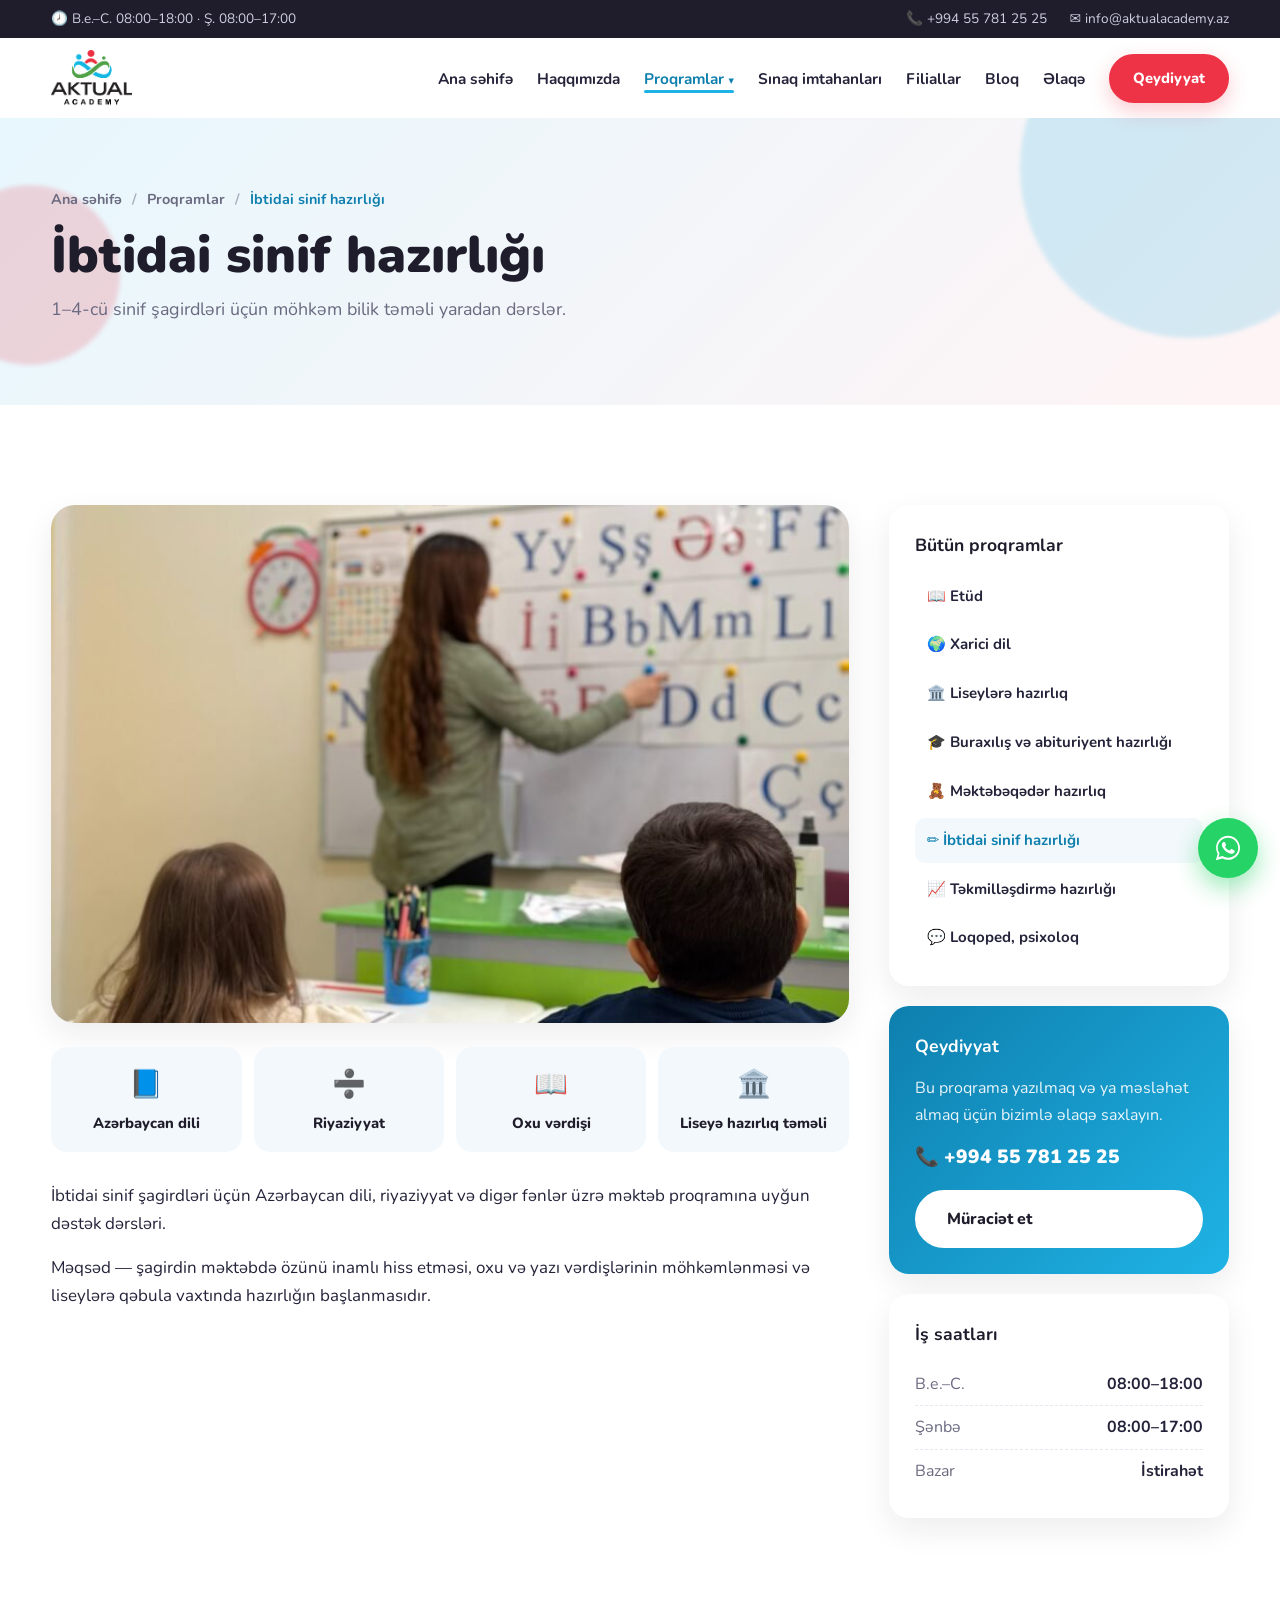
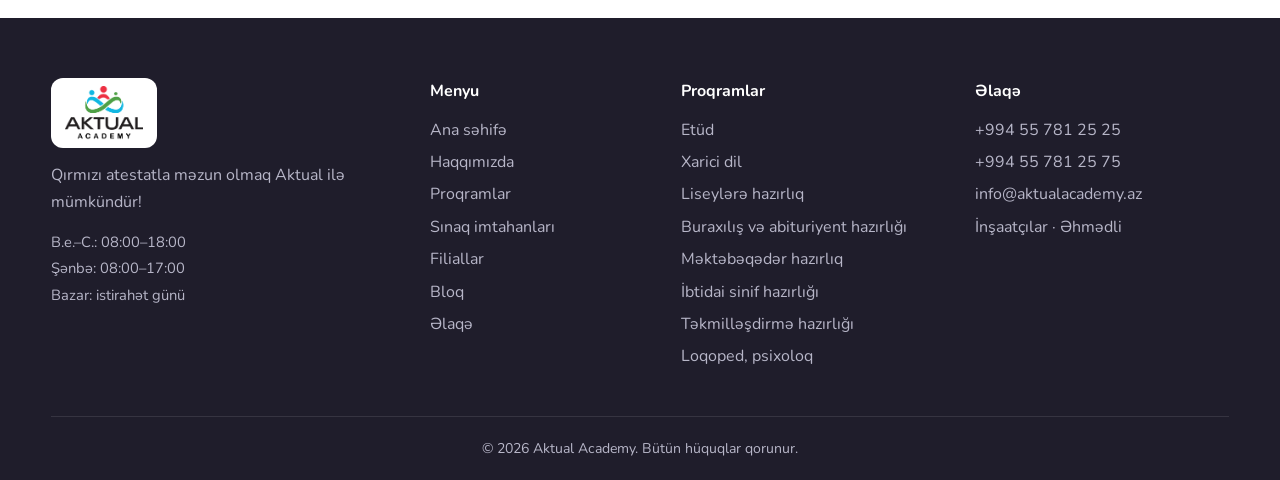
<file: proqram-ibtidai-sinif-hazirligi.html>
<!DOCTYPE html>
<html lang="az">
<head>
  <meta charset="UTF-8">
  <meta name="viewport" content="width=device-width, initial-scale=1.0">
  <title>İbtidai sinif hazırlığı — Aktual Academy</title>
  <meta name="description" content="Aktual Academy — İbtidai sinif hazırlığı: 1–4-cü sinif şagirdləri üçün möhkəm bilik təməli yaradan dərslər.">
  <link rel="icon" href="assets/logo.png">
  <link rel="preconnect" href="https://fonts.googleapis.com">
  <link rel="preconnect" href="https://fonts.gstatic.com" crossorigin>
  <link href="https://fonts.googleapis.com/css2?family=Nunito:wght@400;600;700;800;900&display=swap" rel="stylesheet">
  <link rel="stylesheet" href="styles.css">
</head>
<body>

  <div class="topbar">
    <div class="container topbar__inner">
      <span>🕗 B.e.–C. 08:00–18:00 · Ş. 08:00–17:00</span>
      <span class="topbar__right">
        <a href="tel:+994557812525">📞 +994 55 781 25 25</a>
        <a href="mailto:info@aktualacademy.az">✉️ info@aktualacademy.az</a>
      </span>
    </div>
  </div>

  <header class="header" id="header">
    <div class="container header__inner">
      <a href="index.html" class="logo"><img src="assets/logo.png" alt="Aktual Academy"></a>
      <nav class="nav" id="nav">
        <a href="index.html">Ana səhifə</a>
        <a href="haqqimizda.html">Haqqımızda</a>
        <div class="dropdown"><a href="proqramlar.html" class="active">Proqramlar <span class="caret">▾</span></a><div class="dropdown__menu"><a href="proqram-etud.html">📖 Etüd</a><a href="proqram-xarici-dil.html">🌍 Xarici dil</a><a href="proqram-liseylere-hazirliq.html">🏛️ Liseylərə hazırlıq</a><a href="proqram-abituriyent-hazirligi.html">🎓 Buraxılış və abituriyent hazırlığı</a><a href="proqram-mektebeqeder-hazirliq.html">🧸 Məktəbəqədər hazırlıq</a><a href="proqram-ibtidai-sinif-hazirligi.html">✏️ İbtidai sinif hazırlığı</a><a href="proqram-tekmillesdirme-hazirligi.html">📈 Təkmilləşdirmə hazırlığı</a><a href="proqram-loqoped-psixoloq.html">💬 Loqoped, psixoloq</a></div></div>
        <a href="sinaq-imtahanlari.html">Sınaq imtahanları</a>
        <a href="filiallar.html">Filiallar</a>
        <a href="bloq.html">Bloq</a>
        <a href="elaqe.html">Əlaqə</a>
        <a href="elaqe.html#qeydiyyat" class="btn btn--sm">Qeydiyyat</a>
      </nav>
      <button class="burger" id="burger" aria-label="Menyu"><span></span><span></span><span></span></button>
    </div>
  </header>

  <section class="page-hero">
    <div class="shape shape--1"></div><div class="shape shape--2"></div>
    <div class="container">
      <nav class="crumbs"><a href="index.html">Ana səhifə</a> <span>/</span> <a href="proqramlar.html">Proqramlar</a> <span>/</span> <b>İbtidai sinif hazırlığı</b></nav>
      <h1>İbtidai sinif hazırlığı</h1>
      <p>1–4-cü sinif şagirdləri üçün möhkəm bilik təməli yaradan dərslər.</p>
    </div>
  </section>

  <section class="section">
    <div class="container detail">
      <article class="detail__main reveal">
        <img class="detail__img" src="assets/ibtidai.jpg" alt="İbtidai sinif hazırlığı">
        <div class="pfacts"><div class="pfact"><span>📘</span>Azərbaycan dili</div><div class="pfact"><span>➗</span>Riyaziyyat</div><div class="pfact"><span>📖</span>Oxu vərdişi</div><div class="pfact"><span>🏛️</span>Liseyə hazırlıq təməli</div></div>
        <div class="prose">
<p>İbtidai sinif şagirdləri üçün Azərbaycan dili, riyaziyyat və digər fənlər üzrə məktəb proqramına uyğun dəstək dərsləri.</p>
<p>Məqsəd — şagirdin məktəbdə özünü inamlı hiss etməsi, oxu və yazı vərdişlərinin möhkəmlənməsi və liseylərə qəbula vaxtında hazırlığın başlanmasıdır.</p></div>
      </article>
      <aside class="detail__side">
        <div class="side-card reveal">
          <h4>Bütün proqramlar</h4>
          <nav class="side-nav"><a href="proqram-etud.html">📖 Etüd</a><a href="proqram-xarici-dil.html">🌍 Xarici dil</a><a href="proqram-liseylere-hazirliq.html">🏛️ Liseylərə hazırlıq</a><a href="proqram-abituriyent-hazirligi.html">🎓 Buraxılış və abituriyent hazırlığı</a><a href="proqram-mektebeqeder-hazirliq.html">🧸 Məktəbəqədər hazırlıq</a><a href="proqram-ibtidai-sinif-hazirligi.html" class=active>✏️ İbtidai sinif hazırlığı</a><a href="proqram-tekmillesdirme-hazirligi.html">📈 Təkmilləşdirmə hazırlığı</a><a href="proqram-loqoped-psixoloq.html">💬 Loqoped, psixoloq</a></nav>
        </div>
        <div class="side-card side-card--accent reveal">
          <h4>Qeydiyyat</h4>
          <p>Bu proqrama yazılmaq və ya məsləhət almaq üçün bizimlə əlaqə saxlayın.</p>
          <a href="tel:+994557812525" class="side-phone">📞 +994 55 781 25 25</a>
          <a href="elaqe.html#qeydiyyat" class="btn btn--white btn--full">Müraciət et</a>
        </div>
        <div class="side-card reveal">
          <h4>İş saatları</h4>
          <p class="hours"><span>B.e.–C.</span><b>08:00–18:00</b></p>
          <p class="hours"><span>Şənbə</span><b>08:00–17:00</b></p>
          <p class="hours"><span>Bazar</span><b>İstirahət</b></p>
        </div>
      </aside>
    </div>
  </section>

  <footer class="footer">
    <div class="container footer__inner">
      <div>
        <img src="assets/logo.png" alt="Aktual Academy" class="footer__logo">
        <p>Qırmızı atestatla məzun olmaq Aktual ilə mümkündür!</p>
        <p class="footer__hours">B.e.–C.: 08:00–18:00<br>Şənbə: 08:00–17:00<br>Bazar: istirahət günü</p>
      </div>
      <div>
        <h5>Menyu</h5>
        <a href="index.html">Ana səhifə</a><a href="haqqimizda.html">Haqqımızda</a><a href="proqramlar.html">Proqramlar</a><a href="sinaq-imtahanlari.html">Sınaq imtahanları</a><a href="filiallar.html">Filiallar</a><a href="bloq.html">Bloq</a><a href="elaqe.html">Əlaqə</a>
      </div>
      <div>
        <h5>Proqramlar</h5>
        <a href="proqram-etud.html">Etüd</a><a href="proqram-xarici-dil.html">Xarici dil</a><a href="proqram-liseylere-hazirliq.html">Liseylərə hazırlıq</a><a href="proqram-abituriyent-hazirligi.html">Buraxılış və abituriyent hazırlığı</a><a href="proqram-mektebeqeder-hazirliq.html">Məktəbəqədər hazırlıq</a><a href="proqram-ibtidai-sinif-hazirligi.html">İbtidai sinif hazırlığı</a><a href="proqram-tekmillesdirme-hazirligi.html">Təkmilləşdirmə hazırlığı</a><a href="proqram-loqoped-psixoloq.html">Loqoped, psixoloq</a>
      </div>
      <div>
        <h5>Əlaqə</h5>
        <a href="tel:+994557812525">+994 55 781 25 25</a>
        <a href="tel:+994557812575">+994 55 781 25 75</a>
        <a href="mailto:info@aktualacademy.az">info@aktualacademy.az</a>
        <a href="filiallar.html">İnşaatçılar · Əhmədli</a>
      </div>
    </div>
    <div class="container footer__bottom">© <span id="year"></span> Aktual Academy. Bütün hüquqlar qorunur.</div>
  </footer>

  <a href="https://wa.me/994557812525?text=Salam" class="wa" target="_blank" rel="noopener" aria-label="WhatsApp">
    <svg viewBox="0 0 32 32" width="30" height="30" fill="#fff"><path d="M16 3C9 3 3.3 8.7 3.3 15.7c0 2.2.6 4.4 1.7 6.3L3 29l7.2-1.9c1.8 1 3.9 1.5 5.9 1.5 7 0 12.7-5.7 12.7-12.7S23 3 16 3zm0 23.3c-1.9 0-3.8-.5-5.4-1.5l-.4-.2-4.3 1.1 1.1-4.2-.3-.4c-1.1-1.7-1.6-3.6-1.6-5.5C5.1 9.9 10 5.1 16 5.1s10.9 4.9 10.9 10.9S22 26.3 16 26.3zm6-8.2c-.3-.2-1.9-.9-2.2-1-.3-.1-.5-.2-.7.2-.2.3-.8 1-1 1.2-.2.2-.4.2-.7.1-.3-.2-1.4-.5-2.6-1.6-1-.9-1.6-1.9-1.8-2.2-.2-.3 0-.5.1-.7l.5-.6c.2-.2.2-.3.3-.5.1-.2 0-.4 0-.6l-1-2.4c-.3-.6-.5-.5-.7-.5h-.6c-.2 0-.6.1-.9.4-.3.3-1.2 1.1-1.2 2.8s1.2 3.2 1.4 3.5c.2.2 2.4 3.6 5.8 5 .8.4 1.4.6 1.9.7.8.3 1.5.2 2.1.1.6-.1 1.9-.8 2.2-1.5.3-.7.3-1.4.2-1.5-.1-.2-.3-.3-.6-.4z"/></svg>
  </a>

  <script src="script.js"></script>
</body>
</html>
</file>
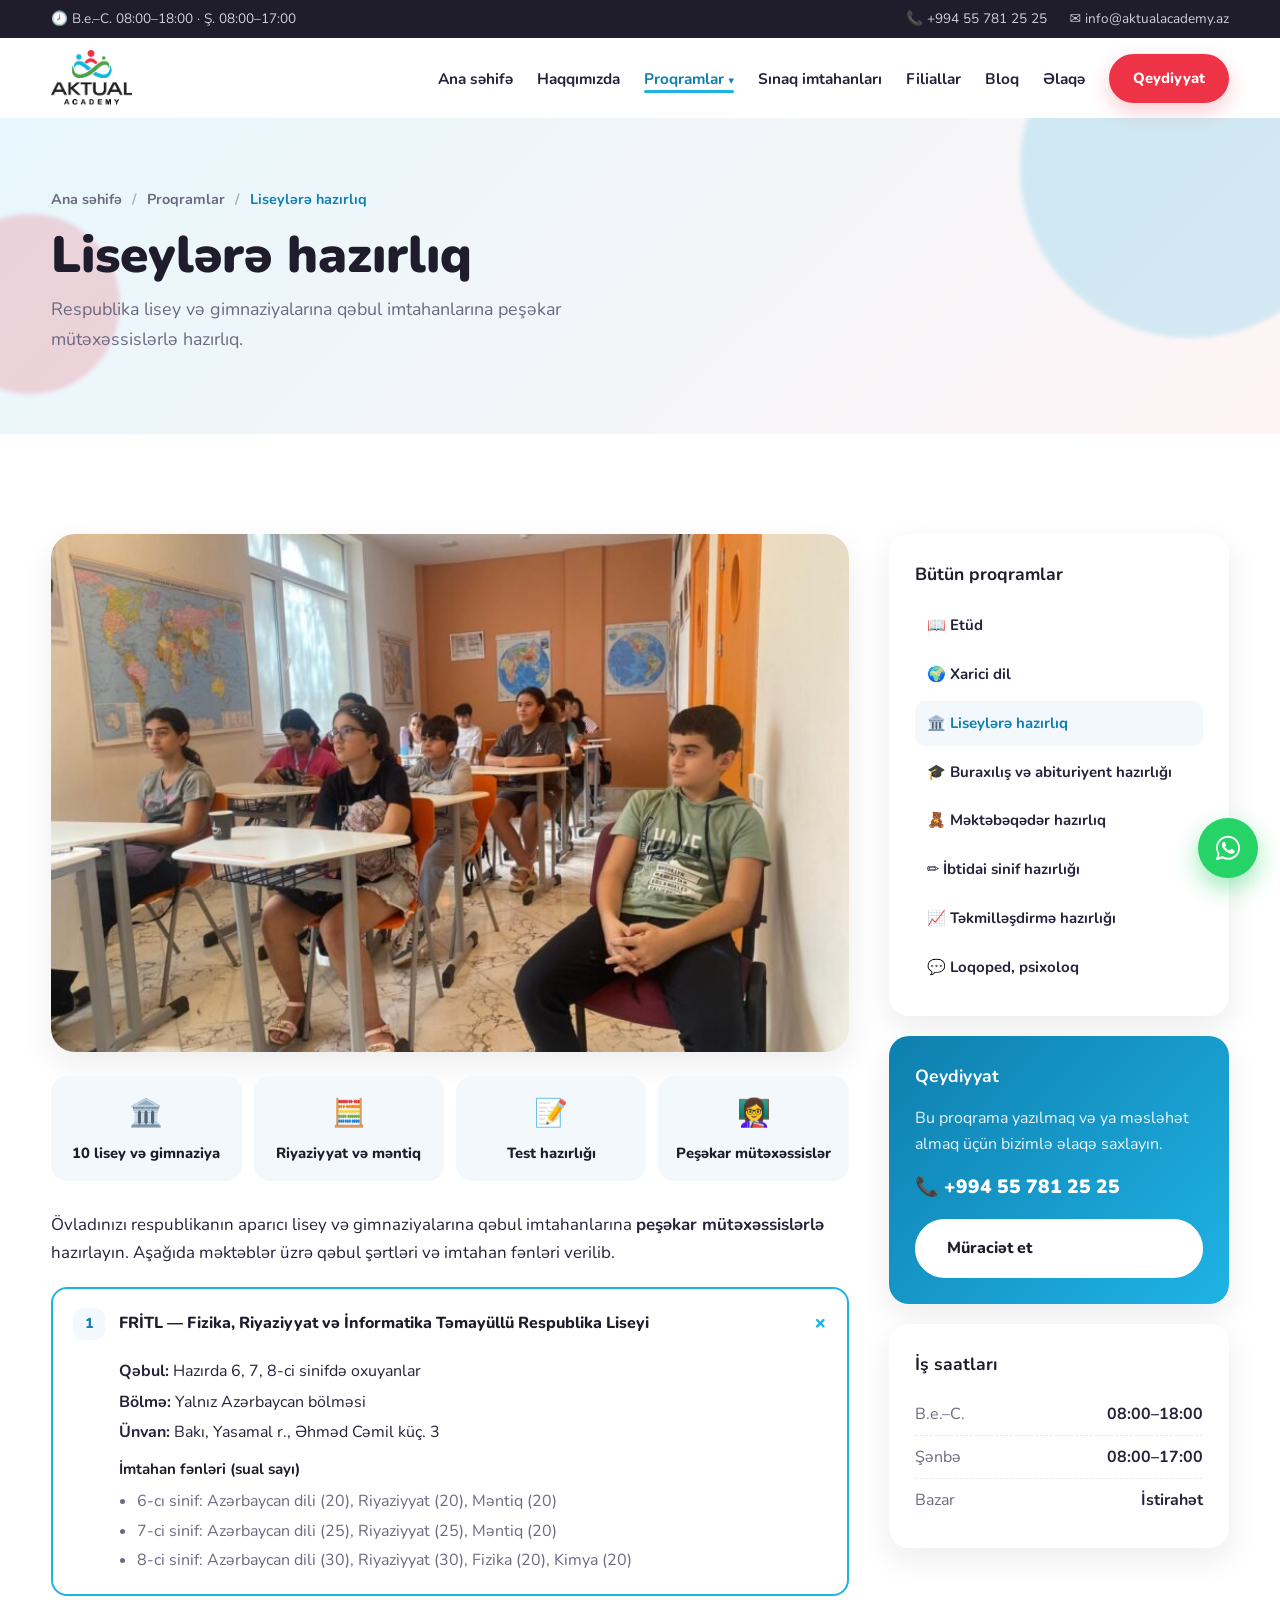
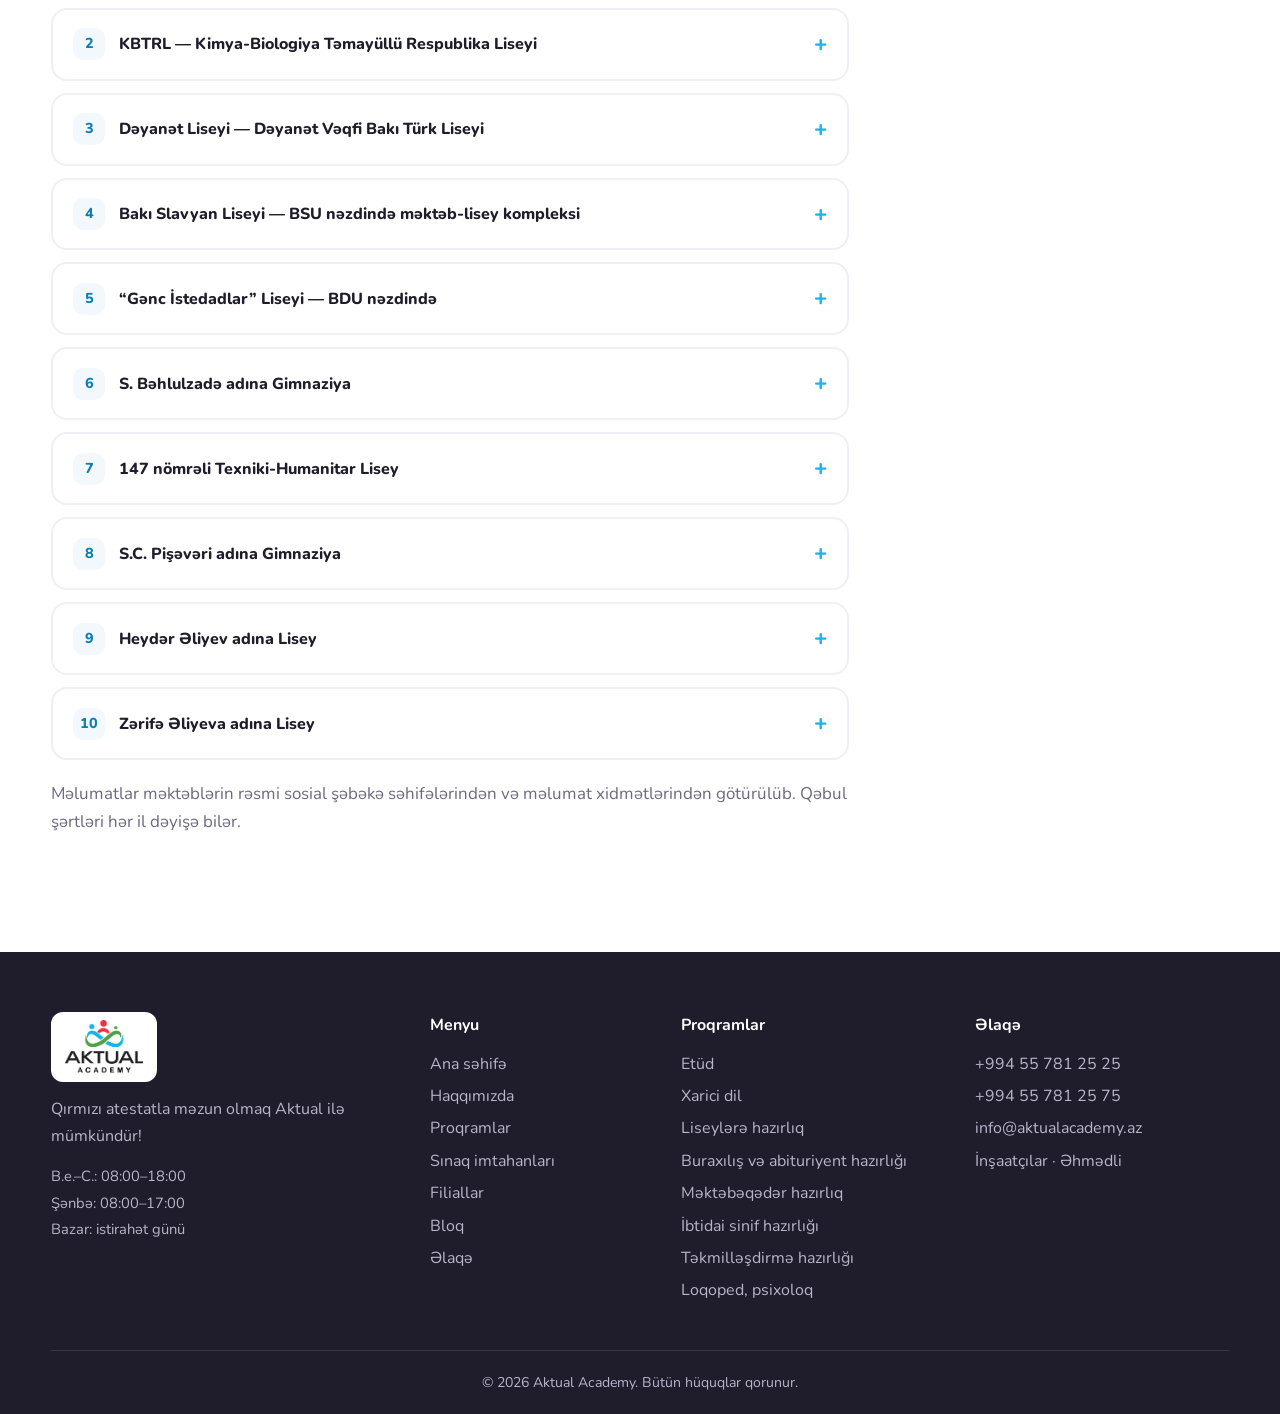
<file: proqram-liseylere-hazirliq.html>
<!DOCTYPE html>
<html lang="az">
<head>
  <meta charset="UTF-8">
  <meta name="viewport" content="width=device-width, initial-scale=1.0">
  <title>Liseylərə hazırlıq — Aktual Academy</title>
  <meta name="description" content="Aktual Academy — Liseylərə hazırlıq: Respublika lisey və gimnaziyalarına qəbul imtahanlarına peşəkar mütəxəssislərlə hazırlıq.">
  <link rel="icon" href="assets/logo.png">
  <link rel="preconnect" href="https://fonts.googleapis.com">
  <link rel="preconnect" href="https://fonts.gstatic.com" crossorigin>
  <link href="https://fonts.googleapis.com/css2?family=Nunito:wght@400;600;700;800;900&display=swap" rel="stylesheet">
  <link rel="stylesheet" href="styles.css">
</head>
<body>

  <div class="topbar">
    <div class="container topbar__inner">
      <span>🕗 B.e.–C. 08:00–18:00 · Ş. 08:00–17:00</span>
      <span class="topbar__right">
        <a href="tel:+994557812525">📞 +994 55 781 25 25</a>
        <a href="mailto:info@aktualacademy.az">✉️ info@aktualacademy.az</a>
      </span>
    </div>
  </div>

  <header class="header" id="header">
    <div class="container header__inner">
      <a href="index.html" class="logo"><img src="assets/logo.png" alt="Aktual Academy"></a>
      <nav class="nav" id="nav">
        <a href="index.html">Ana səhifə</a>
        <a href="haqqimizda.html">Haqqımızda</a>
        <div class="dropdown"><a href="proqramlar.html" class="active">Proqramlar <span class="caret">▾</span></a><div class="dropdown__menu"><a href="proqram-etud.html">📖 Etüd</a><a href="proqram-xarici-dil.html">🌍 Xarici dil</a><a href="proqram-liseylere-hazirliq.html">🏛️ Liseylərə hazırlıq</a><a href="proqram-abituriyent-hazirligi.html">🎓 Buraxılış və abituriyent hazırlığı</a><a href="proqram-mektebeqeder-hazirliq.html">🧸 Məktəbəqədər hazırlıq</a><a href="proqram-ibtidai-sinif-hazirligi.html">✏️ İbtidai sinif hazırlığı</a><a href="proqram-tekmillesdirme-hazirligi.html">📈 Təkmilləşdirmə hazırlığı</a><a href="proqram-loqoped-psixoloq.html">💬 Loqoped, psixoloq</a></div></div>
        <a href="sinaq-imtahanlari.html">Sınaq imtahanları</a>
        <a href="filiallar.html">Filiallar</a>
        <a href="bloq.html">Bloq</a>
        <a href="elaqe.html">Əlaqə</a>
        <a href="elaqe.html#qeydiyyat" class="btn btn--sm">Qeydiyyat</a>
      </nav>
      <button class="burger" id="burger" aria-label="Menyu"><span></span><span></span><span></span></button>
    </div>
  </header>

  <section class="page-hero">
    <div class="shape shape--1"></div><div class="shape shape--2"></div>
    <div class="container">
      <nav class="crumbs"><a href="index.html">Ana səhifə</a> <span>/</span> <a href="proqramlar.html">Proqramlar</a> <span>/</span> <b>Liseylərə hazırlıq</b></nav>
      <h1>Liseylərə hazırlıq</h1>
      <p>Respublika lisey və gimnaziyalarına qəbul imtahanlarına peşəkar mütəxəssislərlə hazırlıq.</p>
    </div>
  </section>

  <section class="section">
    <div class="container detail">
      <article class="detail__main reveal">
        <img class="detail__img" src="assets/tekmillesdirme.jpg" alt="Liseylərə hazırlıq">
        <div class="pfacts"><div class="pfact"><span>🏛️</span>10 lisey və gimnaziya</div><div class="pfact"><span>🧮</span>Riyaziyyat və məntiq</div><div class="pfact"><span>📝</span>Test hazırlığı</div><div class="pfact"><span>👩‍🏫</span>Peşəkar mütəxəssislər</div></div>
        <div class="prose">
<p>Övladınızı respublikanın aparıcı lisey və gimnaziyalarına qəbul imtahanlarına <b>peşəkar mütəxəssislərlə</b> hazırlayın. Aşağıda məktəblər üzrə qəbul şərtləri və imtahan fənləri verilib.</p>
<div class="lyceums"><details class="lyceum" open>
  <summary><span class="lyceum__num">1</span>FRİTL — Fizika, Riyaziyyat və İnformatika Təmayüllü Respublika Liseyi</summary>
  <div class="lyceum__body"><ul class="lyceum__meta"><li><b>Qəbul:</b> Hazırda 6, 7, 8-ci sinifdə oxuyanlar</li><li><b>Bölmə:</b> Yalnız Azərbaycan bölməsi</li><li><b>Ünvan:</b> Bakı, Yasamal r., Əhməd Cəmil küç. 3</li></ul><h5>İmtahan fənləri (sual sayı)</h5><ul class="exam-list"><li>6-cı sinif: Azərbaycan dili (20), Riyaziyyat (20), Məntiq (20)</li><li>7-ci sinif: Azərbaycan dili (25), Riyaziyyat (25), Məntiq (20)</li><li>8-ci sinif: Azərbaycan dili (30), Riyaziyyat (30), Fizika (20), Kimya (20)</li></ul></div>
</details><details class="lyceum">
  <summary><span class="lyceum__num">2</span>KBTRL — Kimya-Biologiya Təmayüllü Respublika Liseyi</summary>
  <div class="lyceum__body"><ul class="lyceum__meta"><li><b>Qəbul:</b> Hazırda 6, 7, 8-ci sinifdə oxuyanlar</li><li><b>Bölmə:</b> Yalnız Azərbaycan bölməsi</li><li><b>Ünvan:</b> Bakı, Nizami r., Ş. Mirzəyev küç. 53</li></ul><h5>İmtahan fənləri (sual sayı)</h5><ul class="exam-list"><li>6-cı sinif: Azərbaycan dili (20), Riyaziyyat (20), Məntiq (20)</li><li>7-ci sinif: Azərbaycan dili (25), Riyaziyyat (25), Məntiq (20)</li><li>8-ci sinif: Azərbaycan dili (30), Riyaziyyat (30), Fizika (20), Kimya (20)</li></ul></div>
</details><details class="lyceum">
  <summary><span class="lyceum__num">3</span>Dəyanət Liseyi — Dəyanət Vəqfi Bakı Türk Liseyi</summary>
  <div class="lyceum__body"><ul class="lyceum__meta"><li><b>Qəbul:</b> Hazırda 5 və 8-ci sinifdə oxuyanlar</li><li><b>Bölmə:</b> Yalnız Azərbaycan bölməsi</li><li><b>Ünvan:</b> Bakı, Nəsimi r., B. Bağırova küç. (Zabitlər parkı yaxınlığı)</li></ul><h5>İmtahan fənləri (sual sayı)</h5><ul class="exam-list"><li>5-ci sinif: Azərbaycan dili (25), Riyaziyyat (25), İngilis dili (25), Tarix (25)</li><li>8-ci sinif, I qrup: Azərbaycan dili, Riyaziyyat, İngilis dili, Fizika, Kimya</li><li>8-ci sinif, II qrup: Azərbaycan dili, Riyaziyyat, İngilis dili, Coğrafiya, Tarix</li><li>8-ci sinif, III qrup: Azərbaycan dili, Riyaziyyat, İngilis dili, Ədəbiyyat, Tarix</li><li>8-ci sinif, IV qrup: Azərbaycan dili, Riyaziyyat, Biologiya, Fizika, Kimya</li></ul><p class="lyceum__note">ℹ️ İldə təxminən 130–140 şagird (5-ci sinif) və 25–30 şagird (8-ci sinif) qəbul olunur.</p></div>
</details><details class="lyceum">
  <summary><span class="lyceum__num">4</span>Bakı Slavyan Liseyi — BSU nəzdində məktəb-lisey kompleksi</summary>
  <div class="lyceum__body"><ul class="lyceum__meta"><li><b>Qəbul:</b> Hazırda 4-cü sinifdə oxuyanlar (boş yer olarsa, digər siniflər də)</li><li><b>Bölmə:</b> Azərbaycan və rus bölmələri</li><li><b>Ünvan:</b> Bakı, S. Rəhimov küç. 145</li></ul><h5>İmtahan fənləri (sual sayı)</h5><ul class="exam-list"><li>Azərbaycan (rus) dili, Riyaziyyat, Məntiq, İngilis dili</li></ul><p class="lyceum__note">ℹ️ Ödənişli liseydir — illik təhsil haqqı 1300 AZN. Bakı Slavyan məktəbi isə ödənişsizdir.</p></div>
</details><details class="lyceum">
  <summary><span class="lyceum__num">5</span>“Gənc İstedadlar” Liseyi — BDU nəzdində</summary>
  <div class="lyceum__body"><ul class="lyceum__meta"><li><b>Qəbul:</b> Hazırda 4-cü sinifdə oxuyanlar</li><li><b>Bölmə:</b> Azərbaycan və rus bölmələri</li><li><b>Ünvan:</b> Bakı, Yasamal r., Əhməd Cəmil küç. 53</li></ul><h5>İmtahan fənləri (sual sayı)</h5><ul class="exam-list"><li>Azərbaycan (rus) dili — 25 sual</li><li>Riyaziyyat — 25 sual</li><li>Məntiq — 10 sual</li></ul></div>
</details><details class="lyceum">
  <summary><span class="lyceum__num">6</span>S. Bəhlulzadə adına Gimnaziya</summary>
  <div class="lyceum__body"><ul class="lyceum__meta"><li><b>Qəbul:</b> Hazırda 4, 5, 6, 7-ci sinifdə oxuyanlar</li><li><b>Bölmə:</b> Yalnız Azərbaycan bölməsi</li><li><b>Ünvan:</b> Bakı, Nizami r., Cəlal Qurbanov küç. 30</li></ul><h5>İmtahan fənləri (sual sayı)</h5><ul class="exam-list"><li>4-cü sinif: Azərbaycan dili (15), Riyaziyyat (15), Məntiq (15)</li><li>5-ci sinif: Azərbaycan dili (20), Riyaziyyat (20), Məntiq (20)</li><li>6-cı sinif: Azərbaycan dili (20), Riyaziyyat (20), Məntiq (20)</li><li>7-ci sinif: Azərbaycan dili (25), Riyaziyyat (25), Məntiq (20)</li></ul><p class="lyceum__note">ℹ️ Boş yer olarsa digər siniflər üzrə də mərkəzləşdirilmiş imtahan keçirilir.</p></div>
</details><details class="lyceum">
  <summary><span class="lyceum__num">7</span>147 nömrəli Texniki-Humanitar Lisey</summary>
  <div class="lyceum__body"><ul class="lyceum__meta"><li><b>Qəbul:</b> Hazırda 4, 5, 6, 7-ci sinifdə oxuyanlar</li><li><b>Bölmə:</b> Azərbaycan və rus bölmələri</li><li><b>Ünvan:</b> Bakı, Xətai r., Yusif Səfərov küç. 29</li></ul><h5>İmtahan fənləri (sual sayı)</h5><ul class="exam-list"><li>4-cü sinif: Azərbaycan/rus dili (15), Riyaziyyat (15), Məntiq (15)</li><li>5-ci sinif: Azərbaycan/rus dili (20), Riyaziyyat (20), Məntiq (20)</li><li>6-cı sinif: Azərbaycan/rus dili (20), Riyaziyyat (20), Məntiq (20)</li><li>7-ci sinif: Azərbaycan/rus dili (25), Riyaziyyat (25), Məntiq (20)</li></ul><p class="lyceum__note">ℹ️ Boş yer olarsa digər siniflər üzrə də mərkəzləşdirilmiş imtahan keçirilir.</p></div>
</details><details class="lyceum">
  <summary><span class="lyceum__num">8</span>S.C. Pişəvəri adına Gimnaziya</summary>
  <div class="lyceum__body"><ul class="lyceum__meta"></ul><p class="lyceum__note">ℹ️ Ətraflı məlumat üçün bizimlə əlaqə saxlayın.</p></div>
</details><details class="lyceum">
  <summary><span class="lyceum__num">9</span>Heydər Əliyev adına Lisey</summary>
  <div class="lyceum__body"><ul class="lyceum__meta"><li><b>Qəbul:</b> 1–10-cu siniflər (boş yer olmadıqda bəzi siniflərə qəbul olmaya bilər)</li><li><b>Bölmə:</b> Yalnız Azərbaycan bölməsi</li><li><b>Ünvan:</b> Bakı, Xətai r., Natiq Əliyev küç. 50</li></ul><h5>İmtahan fənləri (sual sayı)</h5><ul class="exam-list"><li>1-ci sinif: müsahibə</li><li>2–4-cü siniflər: Azərbaycan dili (20), Riyaziyyat (15) — boş yer olarsa</li><li>5-ci sinif: Azərbaycan dili (20), Riyaziyyat (20), İngilis dili (20)</li><li>6–9-cu siniflər, humanitar: Azərbaycan dili, Riyaziyyat, İngilis dili, Tarix</li><li>6–9-cu siniflər, texniki: Azərbaycan dili, Riyaziyyat, İngilis dili, Fizika</li></ul><p class="lyceum__note">ℹ️ Ödənişsizdir.</p></div>
</details><details class="lyceum">
  <summary><span class="lyceum__num">10</span>Zərifə Əliyeva adına Lisey</summary>
  <div class="lyceum__body"><ul class="lyceum__meta"></ul><p class="lyceum__note">ℹ️ Ətraflı məlumat üçün bizimlə əlaqə saxlayın.</p></div>
</details></div>
<p class="muted small">Məlumatlar məktəblərin rəsmi sosial şəbəkə səhifələrindən və məlumat xidmətlərindən götürülüb. Qəbul şərtləri hər il dəyişə bilər.</p></div>
      </article>
      <aside class="detail__side">
        <div class="side-card reveal">
          <h4>Bütün proqramlar</h4>
          <nav class="side-nav"><a href="proqram-etud.html">📖 Etüd</a><a href="proqram-xarici-dil.html">🌍 Xarici dil</a><a href="proqram-liseylere-hazirliq.html" class=active>🏛️ Liseylərə hazırlıq</a><a href="proqram-abituriyent-hazirligi.html">🎓 Buraxılış və abituriyent hazırlığı</a><a href="proqram-mektebeqeder-hazirliq.html">🧸 Məktəbəqədər hazırlıq</a><a href="proqram-ibtidai-sinif-hazirligi.html">✏️ İbtidai sinif hazırlığı</a><a href="proqram-tekmillesdirme-hazirligi.html">📈 Təkmilləşdirmə hazırlığı</a><a href="proqram-loqoped-psixoloq.html">💬 Loqoped, psixoloq</a></nav>
        </div>
        <div class="side-card side-card--accent reveal">
          <h4>Qeydiyyat</h4>
          <p>Bu proqrama yazılmaq və ya məsləhət almaq üçün bizimlə əlaqə saxlayın.</p>
          <a href="tel:+994557812525" class="side-phone">📞 +994 55 781 25 25</a>
          <a href="elaqe.html#qeydiyyat" class="btn btn--white btn--full">Müraciət et</a>
        </div>
        <div class="side-card reveal">
          <h4>İş saatları</h4>
          <p class="hours"><span>B.e.–C.</span><b>08:00–18:00</b></p>
          <p class="hours"><span>Şənbə</span><b>08:00–17:00</b></p>
          <p class="hours"><span>Bazar</span><b>İstirahət</b></p>
        </div>
      </aside>
    </div>
  </section>

  <footer class="footer">
    <div class="container footer__inner">
      <div>
        <img src="assets/logo.png" alt="Aktual Academy" class="footer__logo">
        <p>Qırmızı atestatla məzun olmaq Aktual ilə mümkündür!</p>
        <p class="footer__hours">B.e.–C.: 08:00–18:00<br>Şənbə: 08:00–17:00<br>Bazar: istirahət günü</p>
      </div>
      <div>
        <h5>Menyu</h5>
        <a href="index.html">Ana səhifə</a><a href="haqqimizda.html">Haqqımızda</a><a href="proqramlar.html">Proqramlar</a><a href="sinaq-imtahanlari.html">Sınaq imtahanları</a><a href="filiallar.html">Filiallar</a><a href="bloq.html">Bloq</a><a href="elaqe.html">Əlaqə</a>
      </div>
      <div>
        <h5>Proqramlar</h5>
        <a href="proqram-etud.html">Etüd</a><a href="proqram-xarici-dil.html">Xarici dil</a><a href="proqram-liseylere-hazirliq.html">Liseylərə hazırlıq</a><a href="proqram-abituriyent-hazirligi.html">Buraxılış və abituriyent hazırlığı</a><a href="proqram-mektebeqeder-hazirliq.html">Məktəbəqədər hazırlıq</a><a href="proqram-ibtidai-sinif-hazirligi.html">İbtidai sinif hazırlığı</a><a href="proqram-tekmillesdirme-hazirligi.html">Təkmilləşdirmə hazırlığı</a><a href="proqram-loqoped-psixoloq.html">Loqoped, psixoloq</a>
      </div>
      <div>
        <h5>Əlaqə</h5>
        <a href="tel:+994557812525">+994 55 781 25 25</a>
        <a href="tel:+994557812575">+994 55 781 25 75</a>
        <a href="mailto:info@aktualacademy.az">info@aktualacademy.az</a>
        <a href="filiallar.html">İnşaatçılar · Əhmədli</a>
      </div>
    </div>
    <div class="container footer__bottom">© <span id="year"></span> Aktual Academy. Bütün hüquqlar qorunur.</div>
  </footer>

  <a href="https://wa.me/994557812525?text=Salam" class="wa" target="_blank" rel="noopener" aria-label="WhatsApp">
    <svg viewBox="0 0 32 32" width="30" height="30" fill="#fff"><path d="M16 3C9 3 3.3 8.7 3.3 15.7c0 2.2.6 4.4 1.7 6.3L3 29l7.2-1.9c1.8 1 3.9 1.5 5.9 1.5 7 0 12.7-5.7 12.7-12.7S23 3 16 3zm0 23.3c-1.9 0-3.8-.5-5.4-1.5l-.4-.2-4.3 1.1 1.1-4.2-.3-.4c-1.1-1.7-1.6-3.6-1.6-5.5C5.1 9.9 10 5.1 16 5.1s10.9 4.9 10.9 10.9S22 26.3 16 26.3zm6-8.2c-.3-.2-1.9-.9-2.2-1-.3-.1-.5-.2-.7.2-.2.3-.8 1-1 1.2-.2.2-.4.2-.7.1-.3-.2-1.4-.5-2.6-1.6-1-.9-1.6-1.9-1.8-2.2-.2-.3 0-.5.1-.7l.5-.6c.2-.2.2-.3.3-.5.1-.2 0-.4 0-.6l-1-2.4c-.3-.6-.5-.5-.7-.5h-.6c-.2 0-.6.1-.9.4-.3.3-1.2 1.1-1.2 2.8s1.2 3.2 1.4 3.5c.2.2 2.4 3.6 5.8 5 .8.4 1.4.6 1.9.7.8.3 1.5.2 2.1.1.6-.1 1.9-.8 2.2-1.5.3-.7.3-1.4.2-1.5-.1-.2-.3-.3-.6-.4z"/></svg>
  </a>

  <script src="script.js"></script>
</body>
</html>
</file>
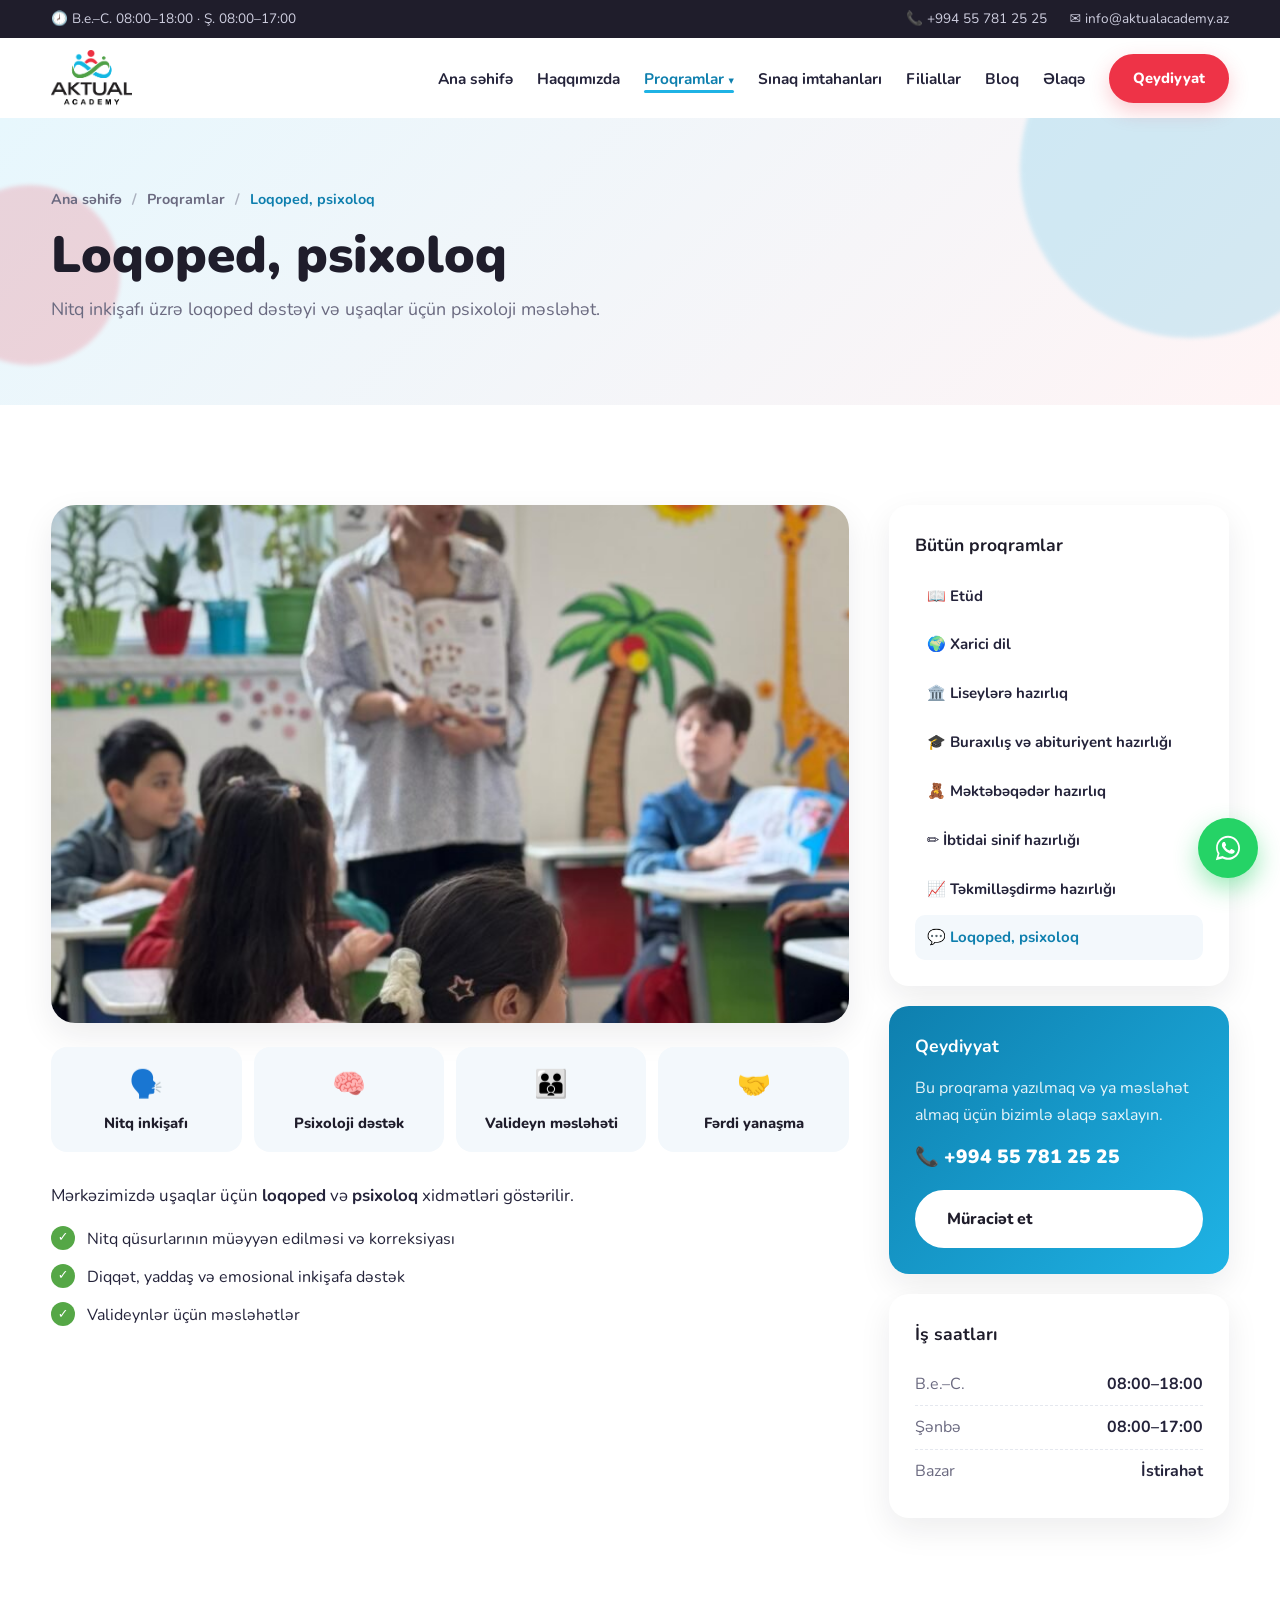
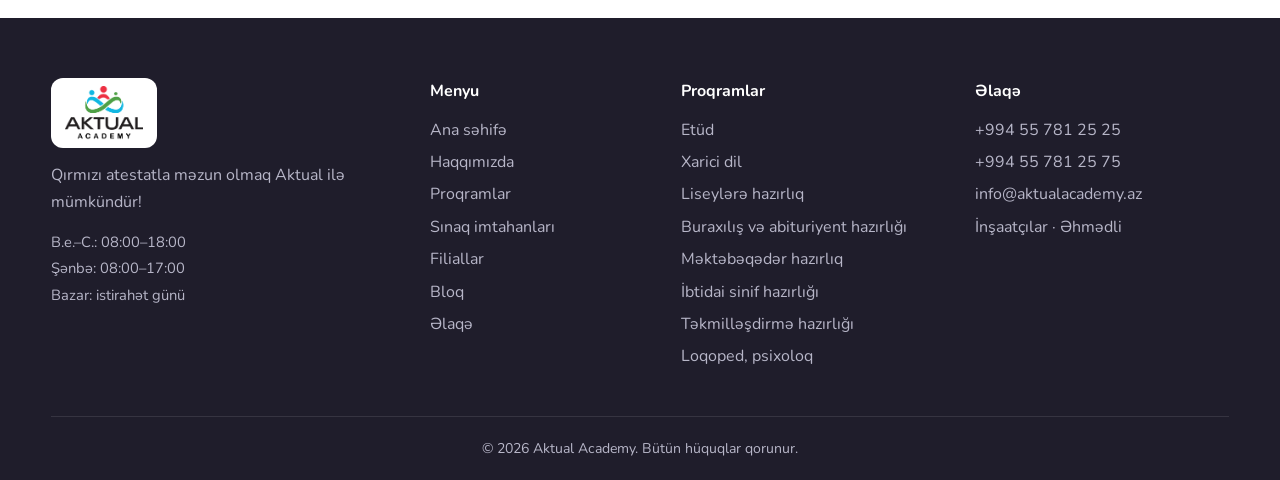
<file: proqram-loqoped-psixoloq.html>
<!DOCTYPE html>
<html lang="az">
<head>
  <meta charset="UTF-8">
  <meta name="viewport" content="width=device-width, initial-scale=1.0">
  <title>Loqoped, psixoloq — Aktual Academy</title>
  <meta name="description" content="Aktual Academy — Loqoped, psixoloq: Nitq inkişafı üzrə loqoped dəstəyi və uşaqlar üçün psixoloji məsləhət.">
  <link rel="icon" href="assets/logo.png">
  <link rel="preconnect" href="https://fonts.googleapis.com">
  <link rel="preconnect" href="https://fonts.gstatic.com" crossorigin>
  <link href="https://fonts.googleapis.com/css2?family=Nunito:wght@400;600;700;800;900&display=swap" rel="stylesheet">
  <link rel="stylesheet" href="styles.css">
</head>
<body>

  <div class="topbar">
    <div class="container topbar__inner">
      <span>🕗 B.e.–C. 08:00–18:00 · Ş. 08:00–17:00</span>
      <span class="topbar__right">
        <a href="tel:+994557812525">📞 +994 55 781 25 25</a>
        <a href="mailto:info@aktualacademy.az">✉️ info@aktualacademy.az</a>
      </span>
    </div>
  </div>

  <header class="header" id="header">
    <div class="container header__inner">
      <a href="index.html" class="logo"><img src="assets/logo.png" alt="Aktual Academy"></a>
      <nav class="nav" id="nav">
        <a href="index.html">Ana səhifə</a>
        <a href="haqqimizda.html">Haqqımızda</a>
        <div class="dropdown"><a href="proqramlar.html" class="active">Proqramlar <span class="caret">▾</span></a><div class="dropdown__menu"><a href="proqram-etud.html">📖 Etüd</a><a href="proqram-xarici-dil.html">🌍 Xarici dil</a><a href="proqram-liseylere-hazirliq.html">🏛️ Liseylərə hazırlıq</a><a href="proqram-abituriyent-hazirligi.html">🎓 Buraxılış və abituriyent hazırlığı</a><a href="proqram-mektebeqeder-hazirliq.html">🧸 Məktəbəqədər hazırlıq</a><a href="proqram-ibtidai-sinif-hazirligi.html">✏️ İbtidai sinif hazırlığı</a><a href="proqram-tekmillesdirme-hazirligi.html">📈 Təkmilləşdirmə hazırlığı</a><a href="proqram-loqoped-psixoloq.html">💬 Loqoped, psixoloq</a></div></div>
        <a href="sinaq-imtahanlari.html">Sınaq imtahanları</a>
        <a href="filiallar.html">Filiallar</a>
        <a href="bloq.html">Bloq</a>
        <a href="elaqe.html">Əlaqə</a>
        <a href="elaqe.html#qeydiyyat" class="btn btn--sm">Qeydiyyat</a>
      </nav>
      <button class="burger" id="burger" aria-label="Menyu"><span></span><span></span><span></span></button>
    </div>
  </header>

  <section class="page-hero">
    <div class="shape shape--1"></div><div class="shape shape--2"></div>
    <div class="container">
      <nav class="crumbs"><a href="index.html">Ana səhifə</a> <span>/</span> <a href="proqramlar.html">Proqramlar</a> <span>/</span> <b>Loqoped, psixoloq</b></nav>
      <h1>Loqoped, psixoloq</h1>
      <p>Nitq inkişafı üzrə loqoped dəstəyi və uşaqlar üçün psixoloji məsləhət.</p>
    </div>
  </section>

  <section class="section">
    <div class="container detail">
      <article class="detail__main reveal">
        <img class="detail__img" src="assets/mektebeqeder.jpg" alt="Loqoped, psixoloq">
        <div class="pfacts"><div class="pfact"><span>🗣️</span>Nitq inkişafı</div><div class="pfact"><span>🧠</span>Psixoloji dəstək</div><div class="pfact"><span>👪</span>Valideyn məsləhəti</div><div class="pfact"><span>🤝</span>Fərdi yanaşma</div></div>
        <div class="prose">
<p>Mərkəzimizdə uşaqlar üçün <b>loqoped</b> və <b>psixoloq</b> xidmətləri göstərilir.</p>
<ul class="checks">
  <li>Nitq qüsurlarının müəyyən edilməsi və korreksiyası</li>
  <li>Diqqət, yaddaş və emosional inkişafa dəstək</li>
  <li>Valideynlər üçün məsləhətlər</li>
</ul></div>
      </article>
      <aside class="detail__side">
        <div class="side-card reveal">
          <h4>Bütün proqramlar</h4>
          <nav class="side-nav"><a href="proqram-etud.html">📖 Etüd</a><a href="proqram-xarici-dil.html">🌍 Xarici dil</a><a href="proqram-liseylere-hazirliq.html">🏛️ Liseylərə hazırlıq</a><a href="proqram-abituriyent-hazirligi.html">🎓 Buraxılış və abituriyent hazırlığı</a><a href="proqram-mektebeqeder-hazirliq.html">🧸 Məktəbəqədər hazırlıq</a><a href="proqram-ibtidai-sinif-hazirligi.html">✏️ İbtidai sinif hazırlığı</a><a href="proqram-tekmillesdirme-hazirligi.html">📈 Təkmilləşdirmə hazırlığı</a><a href="proqram-loqoped-psixoloq.html" class=active>💬 Loqoped, psixoloq</a></nav>
        </div>
        <div class="side-card side-card--accent reveal">
          <h4>Qeydiyyat</h4>
          <p>Bu proqrama yazılmaq və ya məsləhət almaq üçün bizimlə əlaqə saxlayın.</p>
          <a href="tel:+994557812525" class="side-phone">📞 +994 55 781 25 25</a>
          <a href="elaqe.html#qeydiyyat" class="btn btn--white btn--full">Müraciət et</a>
        </div>
        <div class="side-card reveal">
          <h4>İş saatları</h4>
          <p class="hours"><span>B.e.–C.</span><b>08:00–18:00</b></p>
          <p class="hours"><span>Şənbə</span><b>08:00–17:00</b></p>
          <p class="hours"><span>Bazar</span><b>İstirahət</b></p>
        </div>
      </aside>
    </div>
  </section>

  <footer class="footer">
    <div class="container footer__inner">
      <div>
        <img src="assets/logo.png" alt="Aktual Academy" class="footer__logo">
        <p>Qırmızı atestatla məzun olmaq Aktual ilə mümkündür!</p>
        <p class="footer__hours">B.e.–C.: 08:00–18:00<br>Şənbə: 08:00–17:00<br>Bazar: istirahət günü</p>
      </div>
      <div>
        <h5>Menyu</h5>
        <a href="index.html">Ana səhifə</a><a href="haqqimizda.html">Haqqımızda</a><a href="proqramlar.html">Proqramlar</a><a href="sinaq-imtahanlari.html">Sınaq imtahanları</a><a href="filiallar.html">Filiallar</a><a href="bloq.html">Bloq</a><a href="elaqe.html">Əlaqə</a>
      </div>
      <div>
        <h5>Proqramlar</h5>
        <a href="proqram-etud.html">Etüd</a><a href="proqram-xarici-dil.html">Xarici dil</a><a href="proqram-liseylere-hazirliq.html">Liseylərə hazırlıq</a><a href="proqram-abituriyent-hazirligi.html">Buraxılış və abituriyent hazırlığı</a><a href="proqram-mektebeqeder-hazirliq.html">Məktəbəqədər hazırlıq</a><a href="proqram-ibtidai-sinif-hazirligi.html">İbtidai sinif hazırlığı</a><a href="proqram-tekmillesdirme-hazirligi.html">Təkmilləşdirmə hazırlığı</a><a href="proqram-loqoped-psixoloq.html">Loqoped, psixoloq</a>
      </div>
      <div>
        <h5>Əlaqə</h5>
        <a href="tel:+994557812525">+994 55 781 25 25</a>
        <a href="tel:+994557812575">+994 55 781 25 75</a>
        <a href="mailto:info@aktualacademy.az">info@aktualacademy.az</a>
        <a href="filiallar.html">İnşaatçılar · Əhmədli</a>
      </div>
    </div>
    <div class="container footer__bottom">© <span id="year"></span> Aktual Academy. Bütün hüquqlar qorunur.</div>
  </footer>

  <a href="https://wa.me/994557812525?text=Salam" class="wa" target="_blank" rel="noopener" aria-label="WhatsApp">
    <svg viewBox="0 0 32 32" width="30" height="30" fill="#fff"><path d="M16 3C9 3 3.3 8.7 3.3 15.7c0 2.2.6 4.4 1.7 6.3L3 29l7.2-1.9c1.8 1 3.9 1.5 5.9 1.5 7 0 12.7-5.7 12.7-12.7S23 3 16 3zm0 23.3c-1.9 0-3.8-.5-5.4-1.5l-.4-.2-4.3 1.1 1.1-4.2-.3-.4c-1.1-1.7-1.6-3.6-1.6-5.5C5.1 9.9 10 5.1 16 5.1s10.9 4.9 10.9 10.9S22 26.3 16 26.3zm6-8.2c-.3-.2-1.9-.9-2.2-1-.3-.1-.5-.2-.7.2-.2.3-.8 1-1 1.2-.2.2-.4.2-.7.1-.3-.2-1.4-.5-2.6-1.6-1-.9-1.6-1.9-1.8-2.2-.2-.3 0-.5.1-.7l.5-.6c.2-.2.2-.3.3-.5.1-.2 0-.4 0-.6l-1-2.4c-.3-.6-.5-.5-.7-.5h-.6c-.2 0-.6.1-.9.4-.3.3-1.2 1.1-1.2 2.8s1.2 3.2 1.4 3.5c.2.2 2.4 3.6 5.8 5 .8.4 1.4.6 1.9.7.8.3 1.5.2 2.1.1.6-.1 1.9-.8 2.2-1.5.3-.7.3-1.4.2-1.5-.1-.2-.3-.3-.6-.4z"/></svg>
  </a>

  <script src="script.js"></script>
</body>
</html>
</file>
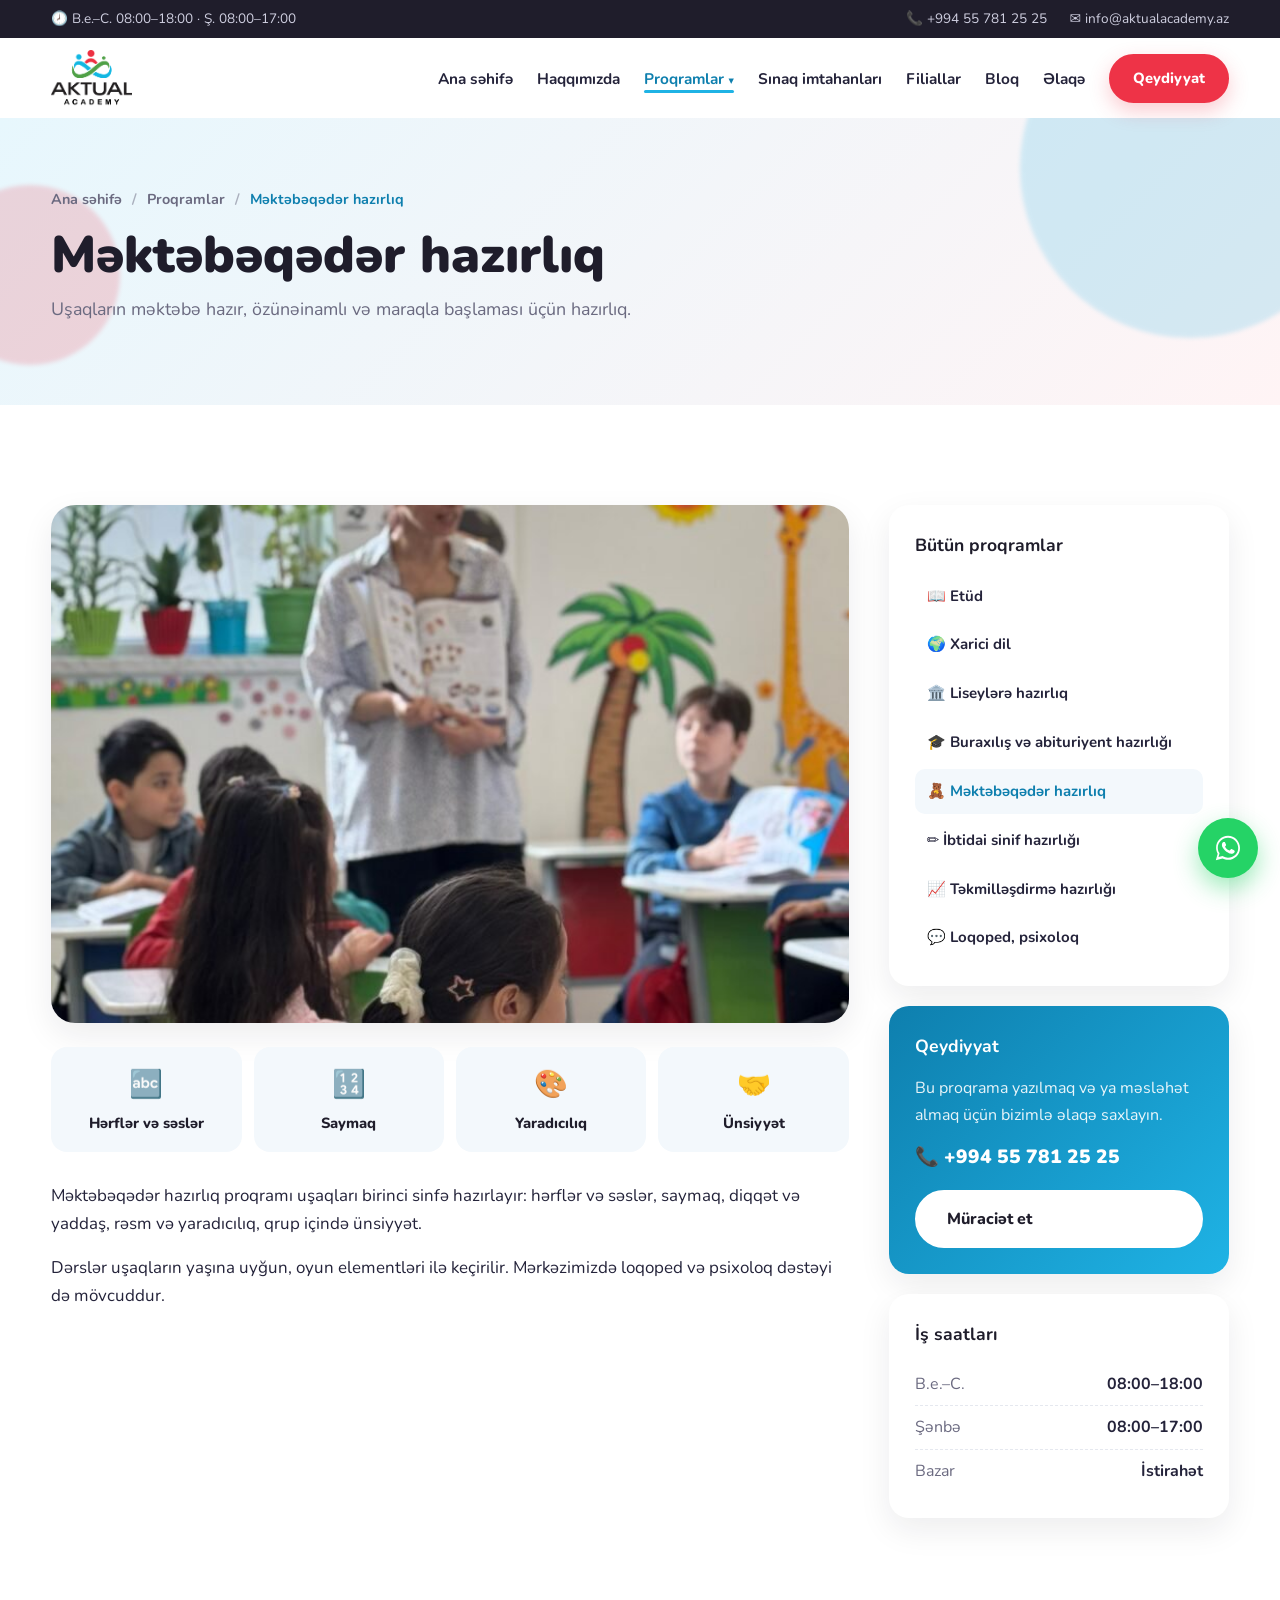
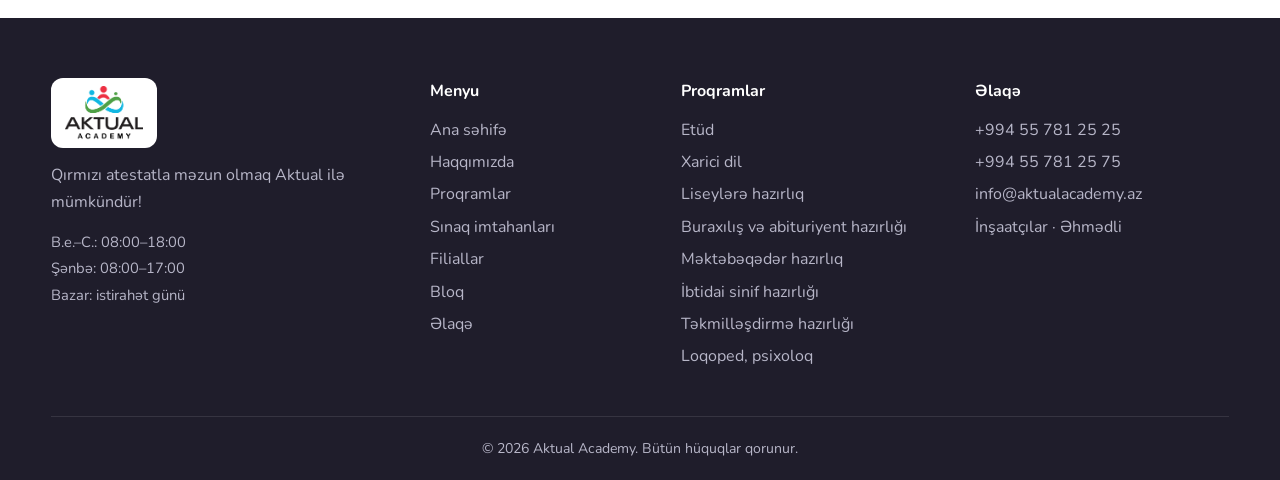
<file: proqram-mektebeqeder-hazirliq.html>
<!DOCTYPE html>
<html lang="az">
<head>
  <meta charset="UTF-8">
  <meta name="viewport" content="width=device-width, initial-scale=1.0">
  <title>Məktəbəqədər hazırlıq — Aktual Academy</title>
  <meta name="description" content="Aktual Academy — Məktəbəqədər hazırlıq: Uşaqların məktəbə hazır, özünəinamlı və maraqla başlaması üçün hazırlıq.">
  <link rel="icon" href="assets/logo.png">
  <link rel="preconnect" href="https://fonts.googleapis.com">
  <link rel="preconnect" href="https://fonts.gstatic.com" crossorigin>
  <link href="https://fonts.googleapis.com/css2?family=Nunito:wght@400;600;700;800;900&display=swap" rel="stylesheet">
  <link rel="stylesheet" href="styles.css">
</head>
<body>

  <div class="topbar">
    <div class="container topbar__inner">
      <span>🕗 B.e.–C. 08:00–18:00 · Ş. 08:00–17:00</span>
      <span class="topbar__right">
        <a href="tel:+994557812525">📞 +994 55 781 25 25</a>
        <a href="mailto:info@aktualacademy.az">✉️ info@aktualacademy.az</a>
      </span>
    </div>
  </div>

  <header class="header" id="header">
    <div class="container header__inner">
      <a href="index.html" class="logo"><img src="assets/logo.png" alt="Aktual Academy"></a>
      <nav class="nav" id="nav">
        <a href="index.html">Ana səhifə</a>
        <a href="haqqimizda.html">Haqqımızda</a>
        <div class="dropdown"><a href="proqramlar.html" class="active">Proqramlar <span class="caret">▾</span></a><div class="dropdown__menu"><a href="proqram-etud.html">📖 Etüd</a><a href="proqram-xarici-dil.html">🌍 Xarici dil</a><a href="proqram-liseylere-hazirliq.html">🏛️ Liseylərə hazırlıq</a><a href="proqram-abituriyent-hazirligi.html">🎓 Buraxılış və abituriyent hazırlığı</a><a href="proqram-mektebeqeder-hazirliq.html">🧸 Məktəbəqədər hazırlıq</a><a href="proqram-ibtidai-sinif-hazirligi.html">✏️ İbtidai sinif hazırlığı</a><a href="proqram-tekmillesdirme-hazirligi.html">📈 Təkmilləşdirmə hazırlığı</a><a href="proqram-loqoped-psixoloq.html">💬 Loqoped, psixoloq</a></div></div>
        <a href="sinaq-imtahanlari.html">Sınaq imtahanları</a>
        <a href="filiallar.html">Filiallar</a>
        <a href="bloq.html">Bloq</a>
        <a href="elaqe.html">Əlaqə</a>
        <a href="elaqe.html#qeydiyyat" class="btn btn--sm">Qeydiyyat</a>
      </nav>
      <button class="burger" id="burger" aria-label="Menyu"><span></span><span></span><span></span></button>
    </div>
  </header>

  <section class="page-hero">
    <div class="shape shape--1"></div><div class="shape shape--2"></div>
    <div class="container">
      <nav class="crumbs"><a href="index.html">Ana səhifə</a> <span>/</span> <a href="proqramlar.html">Proqramlar</a> <span>/</span> <b>Məktəbəqədər hazırlıq</b></nav>
      <h1>Məktəbəqədər hazırlıq</h1>
      <p>Uşaqların məktəbə hazır, özünəinamlı və maraqla başlaması üçün hazırlıq.</p>
    </div>
  </section>

  <section class="section">
    <div class="container detail">
      <article class="detail__main reveal">
        <img class="detail__img" src="assets/mektebeqeder.jpg" alt="Məktəbəqədər hazırlıq">
        <div class="pfacts"><div class="pfact"><span>🔤</span>Hərflər və səslər</div><div class="pfact"><span>🔢</span>Saymaq</div><div class="pfact"><span>🎨</span>Yaradıcılıq</div><div class="pfact"><span>🤝</span>Ünsiyyət</div></div>
        <div class="prose">
<p>Məktəbəqədər hazırlıq proqramı uşaqları birinci sinfə hazırlayır: hərflər və səslər, saymaq, diqqət və yaddaş, rəsm və yaradıcılıq, qrup içində ünsiyyət.</p>
<p>Dərslər uşaqların yaşına uyğun, oyun elementləri ilə keçirilir. Mərkəzimizdə loqoped və psixoloq dəstəyi də mövcuddur.</p></div>
      </article>
      <aside class="detail__side">
        <div class="side-card reveal">
          <h4>Bütün proqramlar</h4>
          <nav class="side-nav"><a href="proqram-etud.html">📖 Etüd</a><a href="proqram-xarici-dil.html">🌍 Xarici dil</a><a href="proqram-liseylere-hazirliq.html">🏛️ Liseylərə hazırlıq</a><a href="proqram-abituriyent-hazirligi.html">🎓 Buraxılış və abituriyent hazırlığı</a><a href="proqram-mektebeqeder-hazirliq.html" class=active>🧸 Məktəbəqədər hazırlıq</a><a href="proqram-ibtidai-sinif-hazirligi.html">✏️ İbtidai sinif hazırlığı</a><a href="proqram-tekmillesdirme-hazirligi.html">📈 Təkmilləşdirmə hazırlığı</a><a href="proqram-loqoped-psixoloq.html">💬 Loqoped, psixoloq</a></nav>
        </div>
        <div class="side-card side-card--accent reveal">
          <h4>Qeydiyyat</h4>
          <p>Bu proqrama yazılmaq və ya məsləhət almaq üçün bizimlə əlaqə saxlayın.</p>
          <a href="tel:+994557812525" class="side-phone">📞 +994 55 781 25 25</a>
          <a href="elaqe.html#qeydiyyat" class="btn btn--white btn--full">Müraciət et</a>
        </div>
        <div class="side-card reveal">
          <h4>İş saatları</h4>
          <p class="hours"><span>B.e.–C.</span><b>08:00–18:00</b></p>
          <p class="hours"><span>Şənbə</span><b>08:00–17:00</b></p>
          <p class="hours"><span>Bazar</span><b>İstirahət</b></p>
        </div>
      </aside>
    </div>
  </section>

  <footer class="footer">
    <div class="container footer__inner">
      <div>
        <img src="assets/logo.png" alt="Aktual Academy" class="footer__logo">
        <p>Qırmızı atestatla məzun olmaq Aktual ilə mümkündür!</p>
        <p class="footer__hours">B.e.–C.: 08:00–18:00<br>Şənbə: 08:00–17:00<br>Bazar: istirahət günü</p>
      </div>
      <div>
        <h5>Menyu</h5>
        <a href="index.html">Ana səhifə</a><a href="haqqimizda.html">Haqqımızda</a><a href="proqramlar.html">Proqramlar</a><a href="sinaq-imtahanlari.html">Sınaq imtahanları</a><a href="filiallar.html">Filiallar</a><a href="bloq.html">Bloq</a><a href="elaqe.html">Əlaqə</a>
      </div>
      <div>
        <h5>Proqramlar</h5>
        <a href="proqram-etud.html">Etüd</a><a href="proqram-xarici-dil.html">Xarici dil</a><a href="proqram-liseylere-hazirliq.html">Liseylərə hazırlıq</a><a href="proqram-abituriyent-hazirligi.html">Buraxılış və abituriyent hazırlığı</a><a href="proqram-mektebeqeder-hazirliq.html">Məktəbəqədər hazırlıq</a><a href="proqram-ibtidai-sinif-hazirligi.html">İbtidai sinif hazırlığı</a><a href="proqram-tekmillesdirme-hazirligi.html">Təkmilləşdirmə hazırlığı</a><a href="proqram-loqoped-psixoloq.html">Loqoped, psixoloq</a>
      </div>
      <div>
        <h5>Əlaqə</h5>
        <a href="tel:+994557812525">+994 55 781 25 25</a>
        <a href="tel:+994557812575">+994 55 781 25 75</a>
        <a href="mailto:info@aktualacademy.az">info@aktualacademy.az</a>
        <a href="filiallar.html">İnşaatçılar · Əhmədli</a>
      </div>
    </div>
    <div class="container footer__bottom">© <span id="year"></span> Aktual Academy. Bütün hüquqlar qorunur.</div>
  </footer>

  <a href="https://wa.me/994557812525?text=Salam" class="wa" target="_blank" rel="noopener" aria-label="WhatsApp">
    <svg viewBox="0 0 32 32" width="30" height="30" fill="#fff"><path d="M16 3C9 3 3.3 8.7 3.3 15.7c0 2.2.6 4.4 1.7 6.3L3 29l7.2-1.9c1.8 1 3.9 1.5 5.9 1.5 7 0 12.7-5.7 12.7-12.7S23 3 16 3zm0 23.3c-1.9 0-3.8-.5-5.4-1.5l-.4-.2-4.3 1.1 1.1-4.2-.3-.4c-1.1-1.7-1.6-3.6-1.6-5.5C5.1 9.9 10 5.1 16 5.1s10.9 4.9 10.9 10.9S22 26.3 16 26.3zm6-8.2c-.3-.2-1.9-.9-2.2-1-.3-.1-.5-.2-.7.2-.2.3-.8 1-1 1.2-.2.2-.4.2-.7.1-.3-.2-1.4-.5-2.6-1.6-1-.9-1.6-1.9-1.8-2.2-.2-.3 0-.5.1-.7l.5-.6c.2-.2.2-.3.3-.5.1-.2 0-.4 0-.6l-1-2.4c-.3-.6-.5-.5-.7-.5h-.6c-.2 0-.6.1-.9.4-.3.3-1.2 1.1-1.2 2.8s1.2 3.2 1.4 3.5c.2.2 2.4 3.6 5.8 5 .8.4 1.4.6 1.9.7.8.3 1.5.2 2.1.1.6-.1 1.9-.8 2.2-1.5.3-.7.3-1.4.2-1.5-.1-.2-.3-.3-.6-.4z"/></svg>
  </a>

  <script src="script.js"></script>
</body>
</html>
</file>
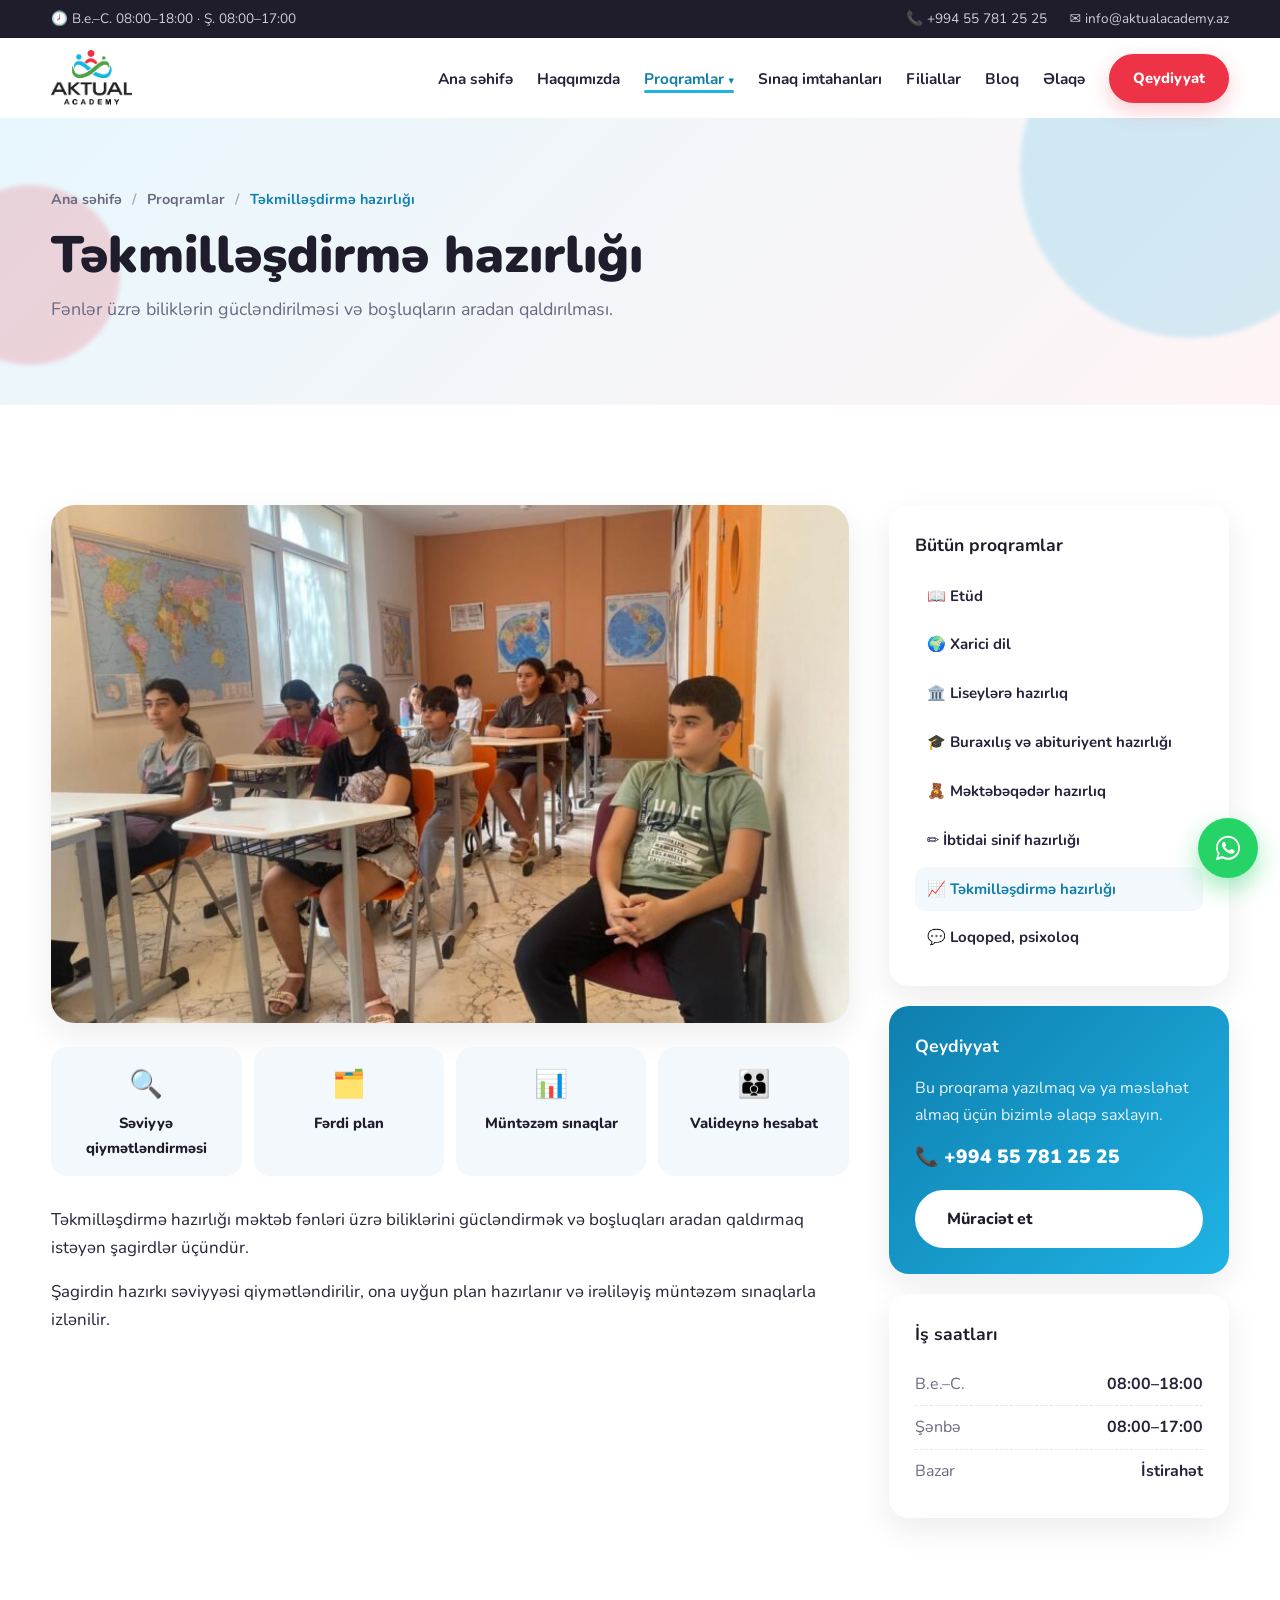
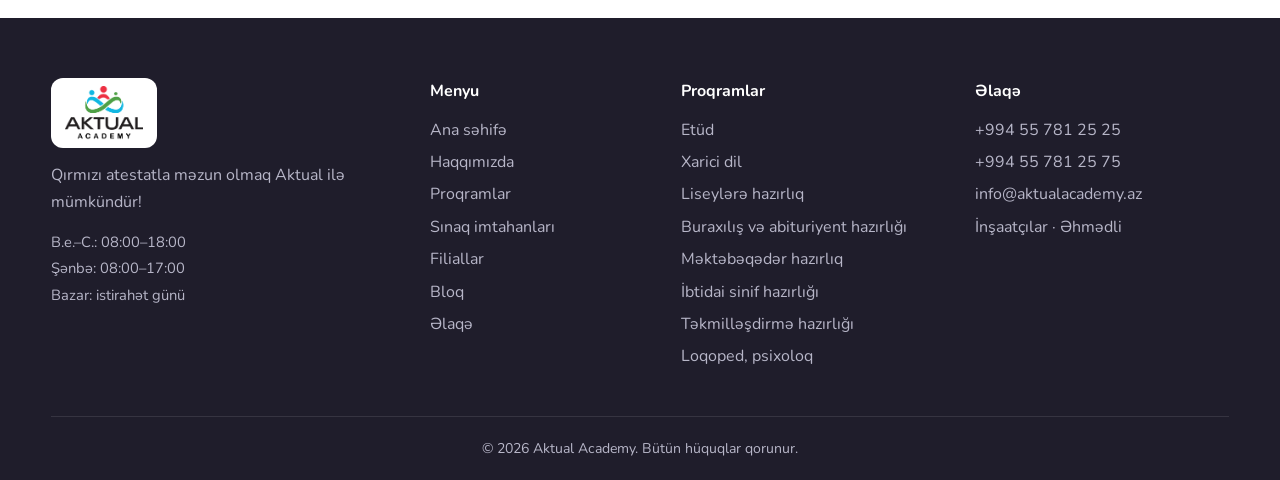
<file: proqram-tekmillesdirme-hazirligi.html>
<!DOCTYPE html>
<html lang="az">
<head>
  <meta charset="UTF-8">
  <meta name="viewport" content="width=device-width, initial-scale=1.0">
  <title>Təkmilləşdirmə hazırlığı — Aktual Academy</title>
  <meta name="description" content="Aktual Academy — Təkmilləşdirmə hazırlığı: Fənlər üzrə biliklərin gücləndirilməsi və boşluqların aradan qaldırılması.">
  <link rel="icon" href="assets/logo.png">
  <link rel="preconnect" href="https://fonts.googleapis.com">
  <link rel="preconnect" href="https://fonts.gstatic.com" crossorigin>
  <link href="https://fonts.googleapis.com/css2?family=Nunito:wght@400;600;700;800;900&display=swap" rel="stylesheet">
  <link rel="stylesheet" href="styles.css">
</head>
<body>

  <div class="topbar">
    <div class="container topbar__inner">
      <span>🕗 B.e.–C. 08:00–18:00 · Ş. 08:00–17:00</span>
      <span class="topbar__right">
        <a href="tel:+994557812525">📞 +994 55 781 25 25</a>
        <a href="mailto:info@aktualacademy.az">✉️ info@aktualacademy.az</a>
      </span>
    </div>
  </div>

  <header class="header" id="header">
    <div class="container header__inner">
      <a href="index.html" class="logo"><img src="assets/logo.png" alt="Aktual Academy"></a>
      <nav class="nav" id="nav">
        <a href="index.html">Ana səhifə</a>
        <a href="haqqimizda.html">Haqqımızda</a>
        <div class="dropdown"><a href="proqramlar.html" class="active">Proqramlar <span class="caret">▾</span></a><div class="dropdown__menu"><a href="proqram-etud.html">📖 Etüd</a><a href="proqram-xarici-dil.html">🌍 Xarici dil</a><a href="proqram-liseylere-hazirliq.html">🏛️ Liseylərə hazırlıq</a><a href="proqram-abituriyent-hazirligi.html">🎓 Buraxılış və abituriyent hazırlığı</a><a href="proqram-mektebeqeder-hazirliq.html">🧸 Məktəbəqədər hazırlıq</a><a href="proqram-ibtidai-sinif-hazirligi.html">✏️ İbtidai sinif hazırlığı</a><a href="proqram-tekmillesdirme-hazirligi.html">📈 Təkmilləşdirmə hazırlığı</a><a href="proqram-loqoped-psixoloq.html">💬 Loqoped, psixoloq</a></div></div>
        <a href="sinaq-imtahanlari.html">Sınaq imtahanları</a>
        <a href="filiallar.html">Filiallar</a>
        <a href="bloq.html">Bloq</a>
        <a href="elaqe.html">Əlaqə</a>
        <a href="elaqe.html#qeydiyyat" class="btn btn--sm">Qeydiyyat</a>
      </nav>
      <button class="burger" id="burger" aria-label="Menyu"><span></span><span></span><span></span></button>
    </div>
  </header>

  <section class="page-hero">
    <div class="shape shape--1"></div><div class="shape shape--2"></div>
    <div class="container">
      <nav class="crumbs"><a href="index.html">Ana səhifə</a> <span>/</span> <a href="proqramlar.html">Proqramlar</a> <span>/</span> <b>Təkmilləşdirmə hazırlığı</b></nav>
      <h1>Təkmilləşdirmə hazırlığı</h1>
      <p>Fənlər üzrə biliklərin gücləndirilməsi və boşluqların aradan qaldırılması.</p>
    </div>
  </section>

  <section class="section">
    <div class="container detail">
      <article class="detail__main reveal">
        <img class="detail__img" src="assets/tekmillesdirme.jpg" alt="Təkmilləşdirmə hazırlığı">
        <div class="pfacts"><div class="pfact"><span>🔍</span>Səviyyə qiymətləndirməsi</div><div class="pfact"><span>🗂️</span>Fərdi plan</div><div class="pfact"><span>📊</span>Müntəzəm sınaqlar</div><div class="pfact"><span>👪</span>Valideynə hesabat</div></div>
        <div class="prose">
<p>Təkmilləşdirmə hazırlığı məktəb fənləri üzrə biliklərini gücləndirmək və boşluqları aradan qaldırmaq istəyən şagirdlər üçündür.</p>
<p>Şagirdin hazırkı səviyyəsi qiymətləndirilir, ona uyğun plan hazırlanır və irəliləyiş müntəzəm sınaqlarla izlənilir.</p></div>
      </article>
      <aside class="detail__side">
        <div class="side-card reveal">
          <h4>Bütün proqramlar</h4>
          <nav class="side-nav"><a href="proqram-etud.html">📖 Etüd</a><a href="proqram-xarici-dil.html">🌍 Xarici dil</a><a href="proqram-liseylere-hazirliq.html">🏛️ Liseylərə hazırlıq</a><a href="proqram-abituriyent-hazirligi.html">🎓 Buraxılış və abituriyent hazırlığı</a><a href="proqram-mektebeqeder-hazirliq.html">🧸 Məktəbəqədər hazırlıq</a><a href="proqram-ibtidai-sinif-hazirligi.html">✏️ İbtidai sinif hazırlığı</a><a href="proqram-tekmillesdirme-hazirligi.html" class=active>📈 Təkmilləşdirmə hazırlığı</a><a href="proqram-loqoped-psixoloq.html">💬 Loqoped, psixoloq</a></nav>
        </div>
        <div class="side-card side-card--accent reveal">
          <h4>Qeydiyyat</h4>
          <p>Bu proqrama yazılmaq və ya məsləhət almaq üçün bizimlə əlaqə saxlayın.</p>
          <a href="tel:+994557812525" class="side-phone">📞 +994 55 781 25 25</a>
          <a href="elaqe.html#qeydiyyat" class="btn btn--white btn--full">Müraciət et</a>
        </div>
        <div class="side-card reveal">
          <h4>İş saatları</h4>
          <p class="hours"><span>B.e.–C.</span><b>08:00–18:00</b></p>
          <p class="hours"><span>Şənbə</span><b>08:00–17:00</b></p>
          <p class="hours"><span>Bazar</span><b>İstirahət</b></p>
        </div>
      </aside>
    </div>
  </section>

  <footer class="footer">
    <div class="container footer__inner">
      <div>
        <img src="assets/logo.png" alt="Aktual Academy" class="footer__logo">
        <p>Qırmızı atestatla məzun olmaq Aktual ilə mümkündür!</p>
        <p class="footer__hours">B.e.–C.: 08:00–18:00<br>Şənbə: 08:00–17:00<br>Bazar: istirahət günü</p>
      </div>
      <div>
        <h5>Menyu</h5>
        <a href="index.html">Ana səhifə</a><a href="haqqimizda.html">Haqqımızda</a><a href="proqramlar.html">Proqramlar</a><a href="sinaq-imtahanlari.html">Sınaq imtahanları</a><a href="filiallar.html">Filiallar</a><a href="bloq.html">Bloq</a><a href="elaqe.html">Əlaqə</a>
      </div>
      <div>
        <h5>Proqramlar</h5>
        <a href="proqram-etud.html">Etüd</a><a href="proqram-xarici-dil.html">Xarici dil</a><a href="proqram-liseylere-hazirliq.html">Liseylərə hazırlıq</a><a href="proqram-abituriyent-hazirligi.html">Buraxılış və abituriyent hazırlığı</a><a href="proqram-mektebeqeder-hazirliq.html">Məktəbəqədər hazırlıq</a><a href="proqram-ibtidai-sinif-hazirligi.html">İbtidai sinif hazırlığı</a><a href="proqram-tekmillesdirme-hazirligi.html">Təkmilləşdirmə hazırlığı</a><a href="proqram-loqoped-psixoloq.html">Loqoped, psixoloq</a>
      </div>
      <div>
        <h5>Əlaqə</h5>
        <a href="tel:+994557812525">+994 55 781 25 25</a>
        <a href="tel:+994557812575">+994 55 781 25 75</a>
        <a href="mailto:info@aktualacademy.az">info@aktualacademy.az</a>
        <a href="filiallar.html">İnşaatçılar · Əhmədli</a>
      </div>
    </div>
    <div class="container footer__bottom">© <span id="year"></span> Aktual Academy. Bütün hüquqlar qorunur.</div>
  </footer>

  <a href="https://wa.me/994557812525?text=Salam" class="wa" target="_blank" rel="noopener" aria-label="WhatsApp">
    <svg viewBox="0 0 32 32" width="30" height="30" fill="#fff"><path d="M16 3C9 3 3.3 8.7 3.3 15.7c0 2.2.6 4.4 1.7 6.3L3 29l7.2-1.9c1.8 1 3.9 1.5 5.9 1.5 7 0 12.7-5.7 12.7-12.7S23 3 16 3zm0 23.3c-1.9 0-3.8-.5-5.4-1.5l-.4-.2-4.3 1.1 1.1-4.2-.3-.4c-1.1-1.7-1.6-3.6-1.6-5.5C5.1 9.9 10 5.1 16 5.1s10.9 4.9 10.9 10.9S22 26.3 16 26.3zm6-8.2c-.3-.2-1.9-.9-2.2-1-.3-.1-.5-.2-.7.2-.2.3-.8 1-1 1.2-.2.2-.4.2-.7.1-.3-.2-1.4-.5-2.6-1.6-1-.9-1.6-1.9-1.8-2.2-.2-.3 0-.5.1-.7l.5-.6c.2-.2.2-.3.3-.5.1-.2 0-.4 0-.6l-1-2.4c-.3-.6-.5-.5-.7-.5h-.6c-.2 0-.6.1-.9.4-.3.3-1.2 1.1-1.2 2.8s1.2 3.2 1.4 3.5c.2.2 2.4 3.6 5.8 5 .8.4 1.4.6 1.9.7.8.3 1.5.2 2.1.1.6-.1 1.9-.8 2.2-1.5.3-.7.3-1.4.2-1.5-.1-.2-.3-.3-.6-.4z"/></svg>
  </a>

  <script src="script.js"></script>
</body>
</html>
</file>
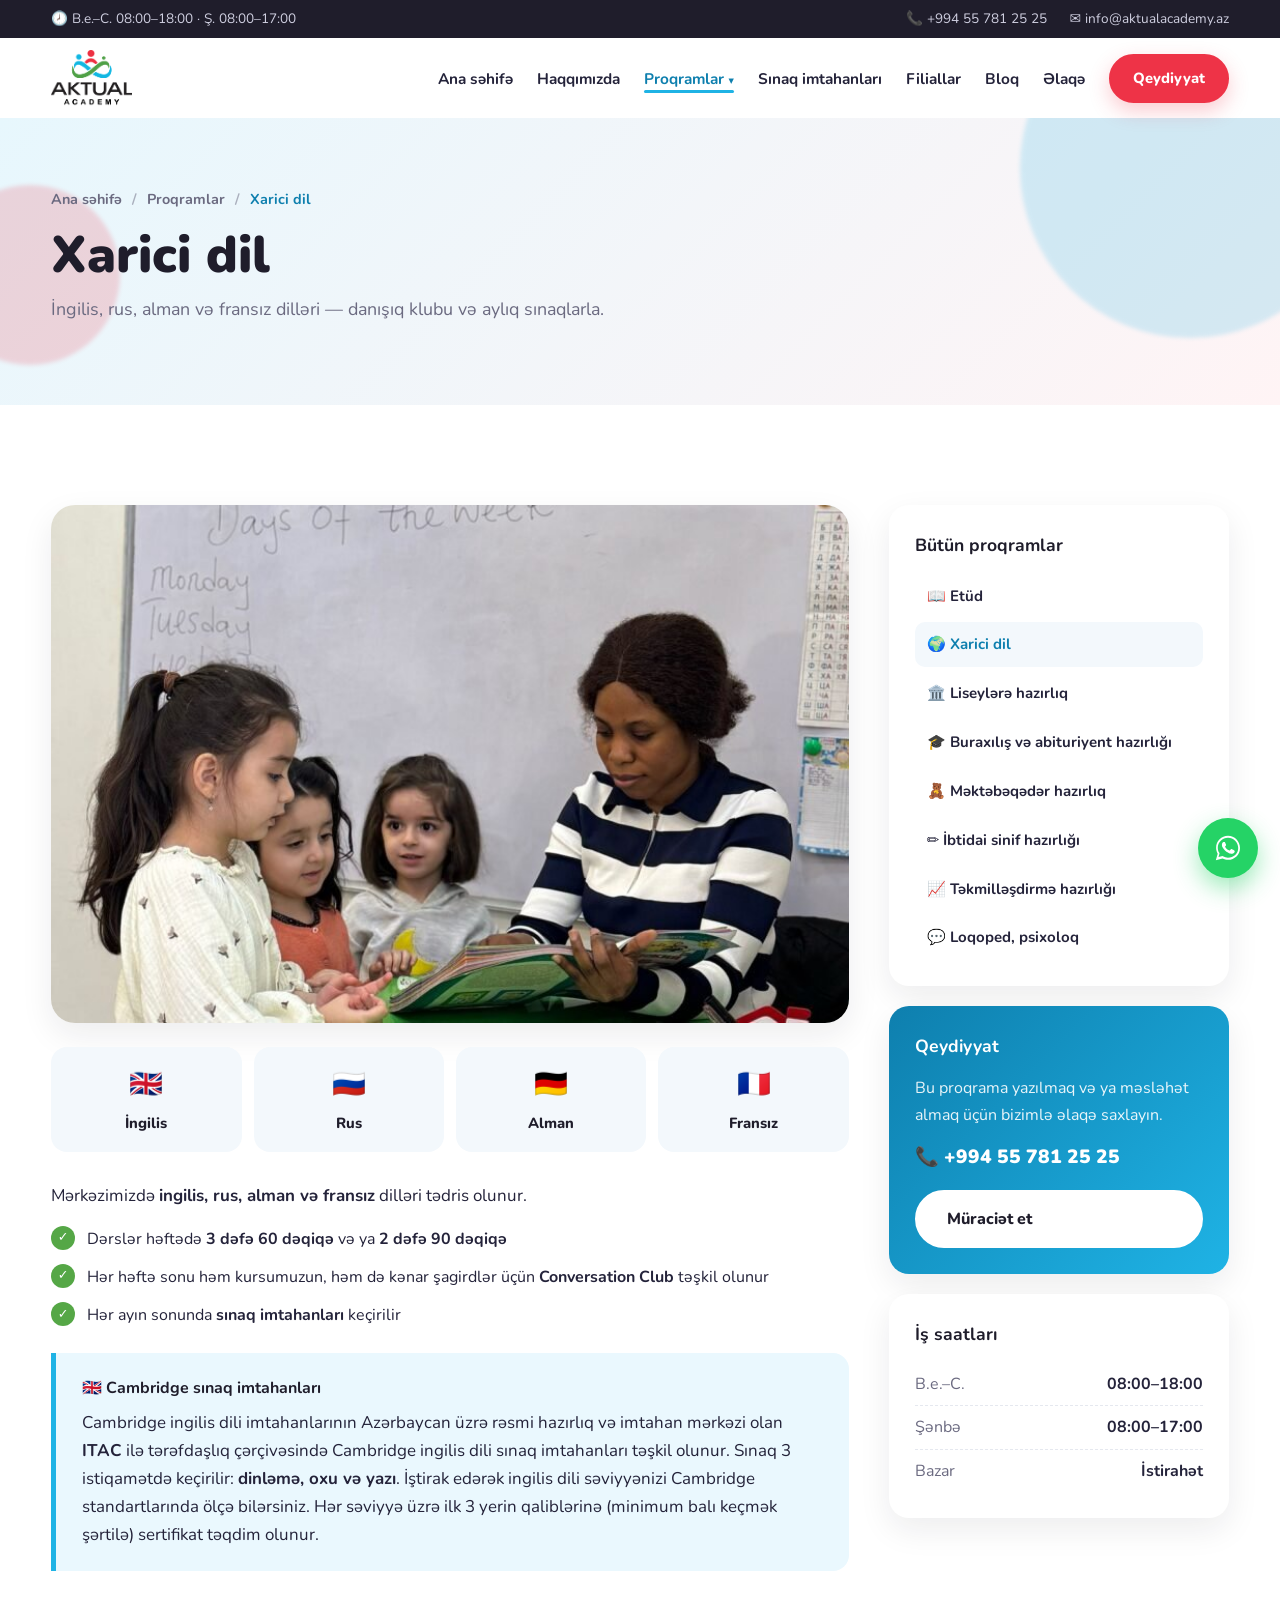
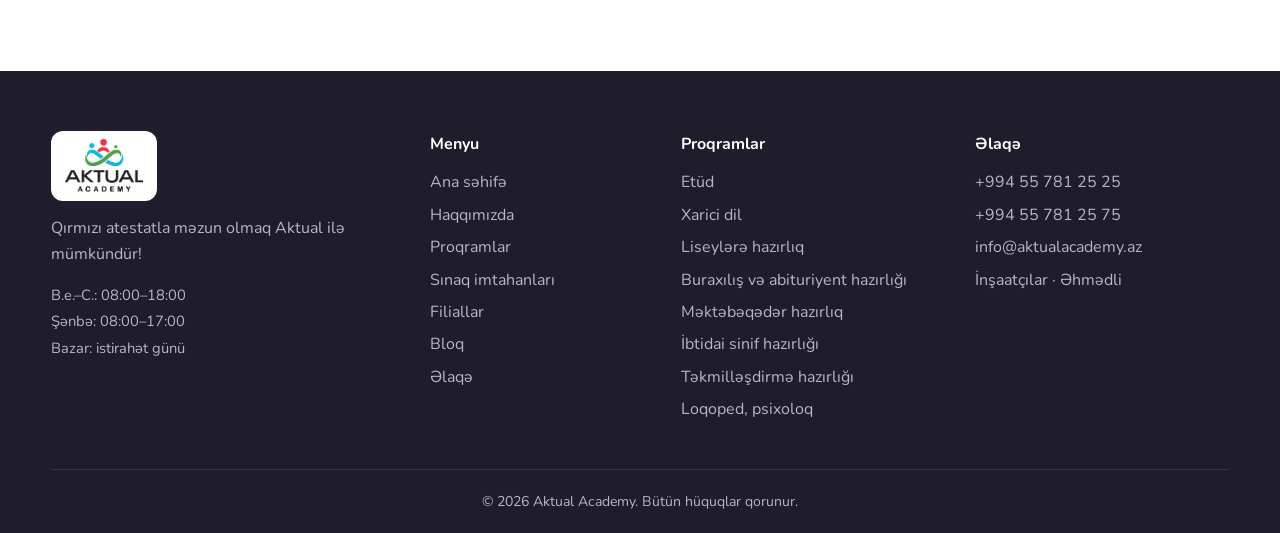
<file: proqram-xarici-dil.html>
<!DOCTYPE html>
<html lang="az">
<head>
  <meta charset="UTF-8">
  <meta name="viewport" content="width=device-width, initial-scale=1.0">
  <title>Xarici dil — Aktual Academy</title>
  <meta name="description" content="Aktual Academy — Xarici dil: İngilis, rus, alman və fransız dilləri — danışıq klubu və aylıq sınaqlarla.">
  <link rel="icon" href="assets/logo.png">
  <link rel="preconnect" href="https://fonts.googleapis.com">
  <link rel="preconnect" href="https://fonts.gstatic.com" crossorigin>
  <link href="https://fonts.googleapis.com/css2?family=Nunito:wght@400;600;700;800;900&display=swap" rel="stylesheet">
  <link rel="stylesheet" href="styles.css">
</head>
<body>

  <div class="topbar">
    <div class="container topbar__inner">
      <span>🕗 B.e.–C. 08:00–18:00 · Ş. 08:00–17:00</span>
      <span class="topbar__right">
        <a href="tel:+994557812525">📞 +994 55 781 25 25</a>
        <a href="mailto:info@aktualacademy.az">✉️ info@aktualacademy.az</a>
      </span>
    </div>
  </div>

  <header class="header" id="header">
    <div class="container header__inner">
      <a href="index.html" class="logo"><img src="assets/logo.png" alt="Aktual Academy"></a>
      <nav class="nav" id="nav">
        <a href="index.html">Ana səhifə</a>
        <a href="haqqimizda.html">Haqqımızda</a>
        <div class="dropdown"><a href="proqramlar.html" class="active">Proqramlar <span class="caret">▾</span></a><div class="dropdown__menu"><a href="proqram-etud.html">📖 Etüd</a><a href="proqram-xarici-dil.html">🌍 Xarici dil</a><a href="proqram-liseylere-hazirliq.html">🏛️ Liseylərə hazırlıq</a><a href="proqram-abituriyent-hazirligi.html">🎓 Buraxılış və abituriyent hazırlığı</a><a href="proqram-mektebeqeder-hazirliq.html">🧸 Məktəbəqədər hazırlıq</a><a href="proqram-ibtidai-sinif-hazirligi.html">✏️ İbtidai sinif hazırlığı</a><a href="proqram-tekmillesdirme-hazirligi.html">📈 Təkmilləşdirmə hazırlığı</a><a href="proqram-loqoped-psixoloq.html">💬 Loqoped, psixoloq</a></div></div>
        <a href="sinaq-imtahanlari.html">Sınaq imtahanları</a>
        <a href="filiallar.html">Filiallar</a>
        <a href="bloq.html">Bloq</a>
        <a href="elaqe.html">Əlaqə</a>
        <a href="elaqe.html#qeydiyyat" class="btn btn--sm">Qeydiyyat</a>
      </nav>
      <button class="burger" id="burger" aria-label="Menyu"><span></span><span></span><span></span></button>
    </div>
  </header>

  <section class="page-hero">
    <div class="shape shape--1"></div><div class="shape shape--2"></div>
    <div class="container">
      <nav class="crumbs"><a href="index.html">Ana səhifə</a> <span>/</span> <a href="proqramlar.html">Proqramlar</a> <span>/</span> <b>Xarici dil</b></nav>
      <h1>Xarici dil</h1>
      <p>İngilis, rus, alman və fransız dilləri — danışıq klubu və aylıq sınaqlarla.</p>
    </div>
  </section>

  <section class="section">
    <div class="container detail">
      <article class="detail__main reveal">
        <img class="detail__img" src="assets/xarici-dil.jpg" alt="Xarici dil">
        <div class="pfacts"><div class="pfact"><span>🇬🇧</span>İngilis</div><div class="pfact"><span>🇷🇺</span>Rus</div><div class="pfact"><span>🇩🇪</span>Alman</div><div class="pfact"><span>🇫🇷</span>Fransız</div></div>
        <div class="prose">
<p>Mərkəzimizdə <b>ingilis, rus, alman və fransız</b> dilləri tədris olunur.</p>
<ul class="checks">
  <li>Dərslər həftədə <b>3 dəfə 60 dəqiqə</b> və ya <b>2 dəfə 90 dəqiqə</b></li>
  <li>Hər həftə sonu həm kursumuzun, həm də kənar şagirdlər üçün <b>Conversation Club</b> təşkil olunur</li>
  <li>Hər ayın sonunda <b>sınaq imtahanları</b> keçirilir</li>
</ul>
<div class="note">
  <h4>🇬🇧 Cambridge sınaq imtahanları</h4>
  <p>Cambridge ingilis dili imtahanlarının Azərbaycan üzrə rəsmi hazırlıq və imtahan mərkəzi olan <b>ITAC</b> ilə tərəfdaşlıq çərçivəsində Cambridge ingilis dili sınaq imtahanları təşkil olunur. Sınaq 3 istiqamətdə keçirilir: <b>dinləmə, oxu və yazı</b>. İştirak edərək ingilis dili səviyyənizi Cambridge standartlarında ölçə bilərsiniz. Hər səviyyə üzrə ilk 3 yerin qaliblərinə (minimum balı keçmək şərtilə) sertifikat təqdim olunur.</p>
</div></div>
      </article>
      <aside class="detail__side">
        <div class="side-card reveal">
          <h4>Bütün proqramlar</h4>
          <nav class="side-nav"><a href="proqram-etud.html">📖 Etüd</a><a href="proqram-xarici-dil.html" class=active>🌍 Xarici dil</a><a href="proqram-liseylere-hazirliq.html">🏛️ Liseylərə hazırlıq</a><a href="proqram-abituriyent-hazirligi.html">🎓 Buraxılış və abituriyent hazırlığı</a><a href="proqram-mektebeqeder-hazirliq.html">🧸 Məktəbəqədər hazırlıq</a><a href="proqram-ibtidai-sinif-hazirligi.html">✏️ İbtidai sinif hazırlığı</a><a href="proqram-tekmillesdirme-hazirligi.html">📈 Təkmilləşdirmə hazırlığı</a><a href="proqram-loqoped-psixoloq.html">💬 Loqoped, psixoloq</a></nav>
        </div>
        <div class="side-card side-card--accent reveal">
          <h4>Qeydiyyat</h4>
          <p>Bu proqrama yazılmaq və ya məsləhət almaq üçün bizimlə əlaqə saxlayın.</p>
          <a href="tel:+994557812525" class="side-phone">📞 +994 55 781 25 25</a>
          <a href="elaqe.html#qeydiyyat" class="btn btn--white btn--full">Müraciət et</a>
        </div>
        <div class="side-card reveal">
          <h4>İş saatları</h4>
          <p class="hours"><span>B.e.–C.</span><b>08:00–18:00</b></p>
          <p class="hours"><span>Şənbə</span><b>08:00–17:00</b></p>
          <p class="hours"><span>Bazar</span><b>İstirahət</b></p>
        </div>
      </aside>
    </div>
  </section>

  <footer class="footer">
    <div class="container footer__inner">
      <div>
        <img src="assets/logo.png" alt="Aktual Academy" class="footer__logo">
        <p>Qırmızı atestatla məzun olmaq Aktual ilə mümkündür!</p>
        <p class="footer__hours">B.e.–C.: 08:00–18:00<br>Şənbə: 08:00–17:00<br>Bazar: istirahət günü</p>
      </div>
      <div>
        <h5>Menyu</h5>
        <a href="index.html">Ana səhifə</a><a href="haqqimizda.html">Haqqımızda</a><a href="proqramlar.html">Proqramlar</a><a href="sinaq-imtahanlari.html">Sınaq imtahanları</a><a href="filiallar.html">Filiallar</a><a href="bloq.html">Bloq</a><a href="elaqe.html">Əlaqə</a>
      </div>
      <div>
        <h5>Proqramlar</h5>
        <a href="proqram-etud.html">Etüd</a><a href="proqram-xarici-dil.html">Xarici dil</a><a href="proqram-liseylere-hazirliq.html">Liseylərə hazırlıq</a><a href="proqram-abituriyent-hazirligi.html">Buraxılış və abituriyent hazırlığı</a><a href="proqram-mektebeqeder-hazirliq.html">Məktəbəqədər hazırlıq</a><a href="proqram-ibtidai-sinif-hazirligi.html">İbtidai sinif hazırlığı</a><a href="proqram-tekmillesdirme-hazirligi.html">Təkmilləşdirmə hazırlığı</a><a href="proqram-loqoped-psixoloq.html">Loqoped, psixoloq</a>
      </div>
      <div>
        <h5>Əlaqə</h5>
        <a href="tel:+994557812525">+994 55 781 25 25</a>
        <a href="tel:+994557812575">+994 55 781 25 75</a>
        <a href="mailto:info@aktualacademy.az">info@aktualacademy.az</a>
        <a href="filiallar.html">İnşaatçılar · Əhmədli</a>
      </div>
    </div>
    <div class="container footer__bottom">© <span id="year"></span> Aktual Academy. Bütün hüquqlar qorunur.</div>
  </footer>

  <a href="https://wa.me/994557812525?text=Salam" class="wa" target="_blank" rel="noopener" aria-label="WhatsApp">
    <svg viewBox="0 0 32 32" width="30" height="30" fill="#fff"><path d="M16 3C9 3 3.3 8.7 3.3 15.7c0 2.2.6 4.4 1.7 6.3L3 29l7.2-1.9c1.8 1 3.9 1.5 5.9 1.5 7 0 12.7-5.7 12.7-12.7S23 3 16 3zm0 23.3c-1.9 0-3.8-.5-5.4-1.5l-.4-.2-4.3 1.1 1.1-4.2-.3-.4c-1.1-1.7-1.6-3.6-1.6-5.5C5.1 9.9 10 5.1 16 5.1s10.9 4.9 10.9 10.9S22 26.3 16 26.3zm6-8.2c-.3-.2-1.9-.9-2.2-1-.3-.1-.5-.2-.7.2-.2.3-.8 1-1 1.2-.2.2-.4.2-.7.1-.3-.2-1.4-.5-2.6-1.6-1-.9-1.6-1.9-1.8-2.2-.2-.3 0-.5.1-.7l.5-.6c.2-.2.2-.3.3-.5.1-.2 0-.4 0-.6l-1-2.4c-.3-.6-.5-.5-.7-.5h-.6c-.2 0-.6.1-.9.4-.3.3-1.2 1.1-1.2 2.8s1.2 3.2 1.4 3.5c.2.2 2.4 3.6 5.8 5 .8.4 1.4.6 1.9.7.8.3 1.5.2 2.1.1.6-.1 1.9-.8 2.2-1.5.3-.7.3-1.4.2-1.5-.1-.2-.3-.3-.6-.4z"/></svg>
  </a>

  <script src="script.js"></script>
</body>
</html>
</file>
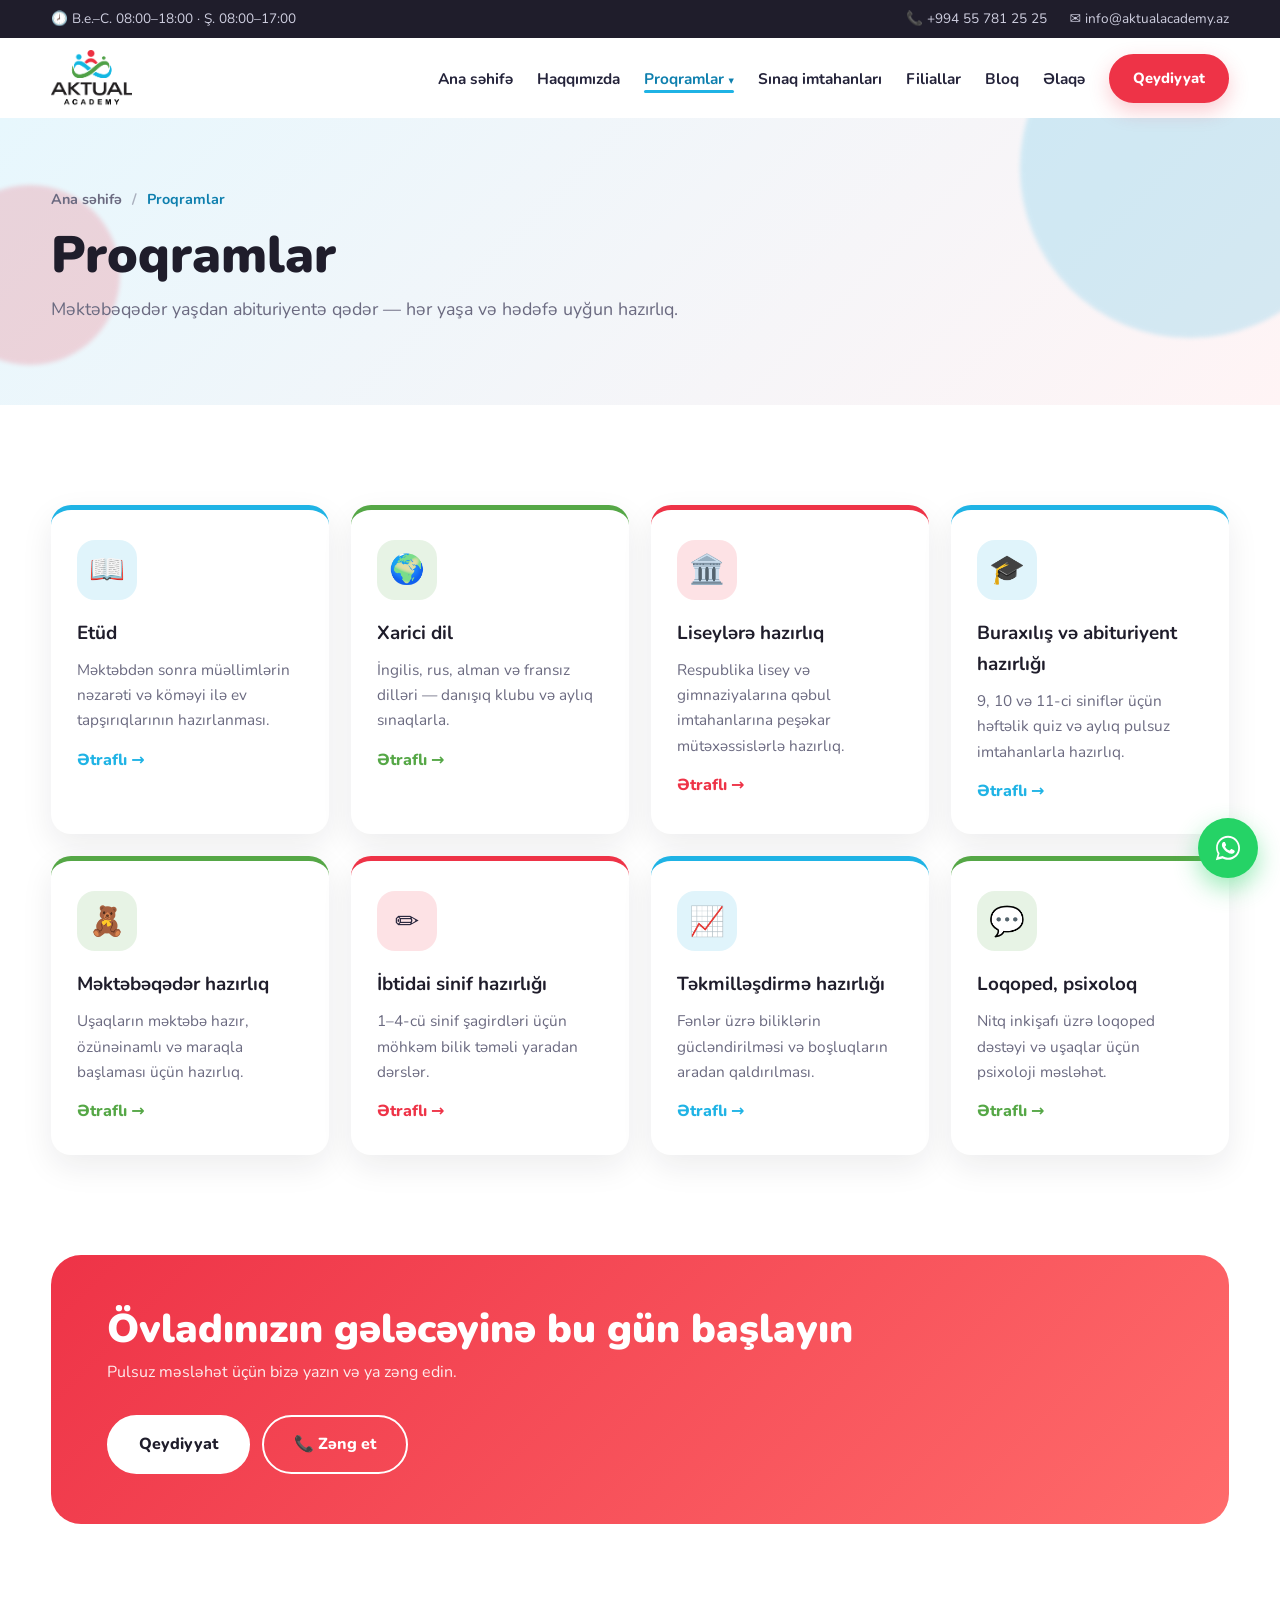
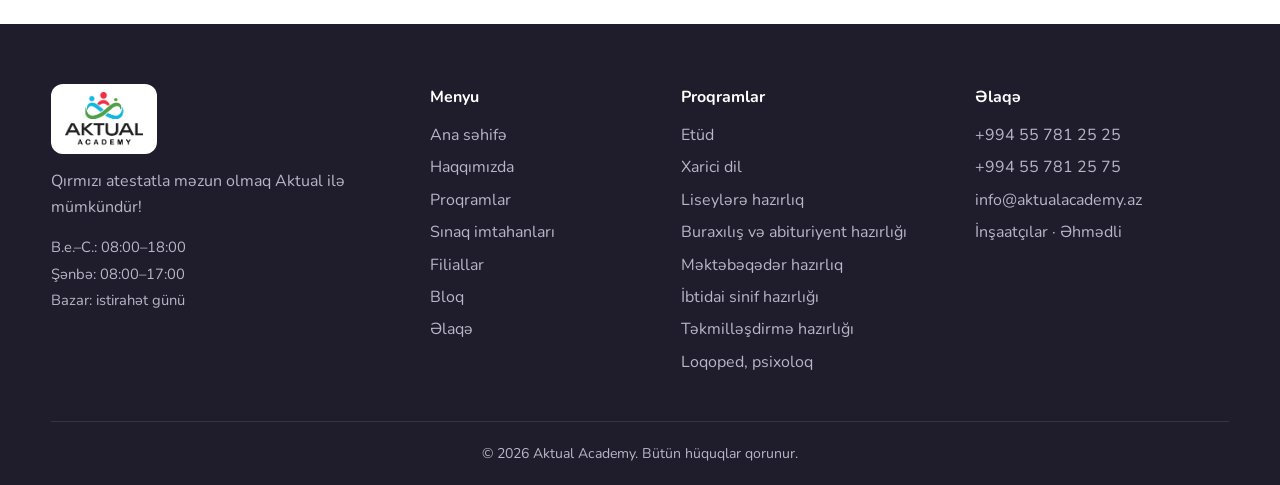
<file: proqramlar.html>
<!DOCTYPE html>
<html lang="az">
<head>
  <meta charset="UTF-8">
  <meta name="viewport" content="width=device-width, initial-scale=1.0">
  <title>Proqramlar — Aktual Academy</title>
  <meta name="description" content="Aktual Academy proqramları: Etüd, xarici dil, liseylərə hazırlıq, abituriyent hazırlığı, məktəbəqədər və ibtidai sinif hazırlığı.">
  <link rel="icon" href="assets/logo.png">
  <link rel="preconnect" href="https://fonts.googleapis.com">
  <link rel="preconnect" href="https://fonts.gstatic.com" crossorigin>
  <link href="https://fonts.googleapis.com/css2?family=Nunito:wght@400;600;700;800;900&display=swap" rel="stylesheet">
  <link rel="stylesheet" href="styles.css">
</head>
<body>

  <div class="topbar">
    <div class="container topbar__inner">
      <span>🕗 B.e.–C. 08:00–18:00 · Ş. 08:00–17:00</span>
      <span class="topbar__right">
        <a href="tel:+994557812525">📞 +994 55 781 25 25</a>
        <a href="mailto:info@aktualacademy.az">✉️ info@aktualacademy.az</a>
      </span>
    </div>
  </div>

  <header class="header" id="header">
    <div class="container header__inner">
      <a href="index.html" class="logo"><img src="assets/logo.png" alt="Aktual Academy"></a>
      <nav class="nav" id="nav">
        <a href="index.html">Ana səhifə</a>
        <a href="haqqimizda.html">Haqqımızda</a>
        <div class="dropdown"><a href="proqramlar.html" class="active">Proqramlar <span class="caret">▾</span></a><div class="dropdown__menu"><a href="proqram-etud.html">📖 Etüd</a><a href="proqram-xarici-dil.html">🌍 Xarici dil</a><a href="proqram-liseylere-hazirliq.html">🏛️ Liseylərə hazırlıq</a><a href="proqram-abituriyent-hazirligi.html">🎓 Buraxılış və abituriyent hazırlığı</a><a href="proqram-mektebeqeder-hazirliq.html">🧸 Məktəbəqədər hazırlıq</a><a href="proqram-ibtidai-sinif-hazirligi.html">✏️ İbtidai sinif hazırlığı</a><a href="proqram-tekmillesdirme-hazirligi.html">📈 Təkmilləşdirmə hazırlığı</a><a href="proqram-loqoped-psixoloq.html">💬 Loqoped, psixoloq</a></div></div>
        <a href="sinaq-imtahanlari.html">Sınaq imtahanları</a>
        <a href="filiallar.html">Filiallar</a>
        <a href="bloq.html">Bloq</a>
        <a href="elaqe.html">Əlaqə</a>
        <a href="elaqe.html#qeydiyyat" class="btn btn--sm">Qeydiyyat</a>
      </nav>
      <button class="burger" id="burger" aria-label="Menyu"><span></span><span></span><span></span></button>
    </div>
  </header>

  <section class="page-hero">
    <div class="shape shape--1"></div><div class="shape shape--2"></div>
    <div class="container">
      <nav class="crumbs"><a href="index.html">Ana səhifə</a> <span>/</span> <b>Proqramlar</b></nav>
      <h1>Proqramlar</h1>
      <p>Məktəbəqədər yaşdan abituriyentə qədər — hər yaşa və hədəfə uyğun hazırlıq.</p>
    </div>
  </section>

  <section class="section">
    <div class="container">
      <div class="programs">
        <a href="proqram-etud.html" class="program reveal" style="--c: var(--blue)">
          <div class="program__icon">📖</div>
          <h3>Etüd</h3>
          <p>Məktəbdən sonra müəllimlərin nəzarəti və köməyi ilə ev tapşırıqlarının hazırlanması.</p>
          <span class="program__more">Ətraflı →</span>
        </a>
        <a href="proqram-xarici-dil.html" class="program reveal" style="--c: var(--green)">
          <div class="program__icon">🌍</div>
          <h3>Xarici dil</h3>
          <p>İngilis, rus, alman və fransız dilləri — danışıq klubu və aylıq sınaqlarla.</p>
          <span class="program__more">Ətraflı →</span>
        </a>
        <a href="proqram-liseylere-hazirliq.html" class="program reveal" style="--c: var(--red)">
          <div class="program__icon">🏛️</div>
          <h3>Liseylərə hazırlıq</h3>
          <p>Respublika lisey və gimnaziyalarına qəbul imtahanlarına peşəkar mütəxəssislərlə hazırlıq.</p>
          <span class="program__more">Ətraflı →</span>
        </a>
        <a href="proqram-abituriyent-hazirligi.html" class="program reveal" style="--c: var(--blue)">
          <div class="program__icon">🎓</div>
          <h3>Buraxılış və abituriyent hazırlığı</h3>
          <p>9, 10 və 11-ci siniflər üçün həftəlik quiz və aylıq pulsuz imtahanlarla hazırlıq.</p>
          <span class="program__more">Ətraflı →</span>
        </a>
        <a href="proqram-mektebeqeder-hazirliq.html" class="program reveal" style="--c: var(--green)">
          <div class="program__icon">🧸</div>
          <h3>Məktəbəqədər hazırlıq</h3>
          <p>Uşaqların məktəbə hazır, özünəinamlı və maraqla başlaması üçün hazırlıq.</p>
          <span class="program__more">Ətraflı →</span>
        </a>
        <a href="proqram-ibtidai-sinif-hazirligi.html" class="program reveal" style="--c: var(--red)">
          <div class="program__icon">✏️</div>
          <h3>İbtidai sinif hazırlığı</h3>
          <p>1–4-cü sinif şagirdləri üçün möhkəm bilik təməli yaradan dərslər.</p>
          <span class="program__more">Ətraflı →</span>
        </a>
        <a href="proqram-tekmillesdirme-hazirligi.html" class="program reveal" style="--c: var(--blue)">
          <div class="program__icon">📈</div>
          <h3>Təkmilləşdirmə hazırlığı</h3>
          <p>Fənlər üzrə biliklərin gücləndirilməsi və boşluqların aradan qaldırılması.</p>
          <span class="program__more">Ətraflı →</span>
        </a>
        <a href="proqram-loqoped-psixoloq.html" class="program reveal" style="--c: var(--green)">
          <div class="program__icon">💬</div>
          <h3>Loqoped, psixoloq</h3>
          <p>Nitq inkişafı üzrə loqoped dəstəyi və uşaqlar üçün psixoloji məsləhət.</p>
          <span class="program__more">Ətraflı →</span>
        </a>
      </div>
    </div>
  </section>

  <section class="cta-band">
    <div class="container cta-band__inner reveal">
      <div>
        <h2>Övladınızın gələcəyinə bu gün başlayın</h2>
        <p>Pulsuz məsləhət üçün bizə yazın və ya zəng edin.</p>
      </div>
      <div class="cta-band__actions">
        <a href="elaqe.html#qeydiyyat" class="btn btn--white">Qeydiyyat</a>
        <a href="tel:+994557812525" class="btn btn--outline-white">📞 Zəng et</a>
      </div>
    </div>
  </section>

  <footer class="footer">
    <div class="container footer__inner">
      <div>
        <img src="assets/logo.png" alt="Aktual Academy" class="footer__logo">
        <p>Qırmızı atestatla məzun olmaq Aktual ilə mümkündür!</p>
        <p class="footer__hours">B.e.–C.: 08:00–18:00<br>Şənbə: 08:00–17:00<br>Bazar: istirahət günü</p>
      </div>
      <div>
        <h5>Menyu</h5>
        <a href="index.html">Ana səhifə</a><a href="haqqimizda.html">Haqqımızda</a><a href="proqramlar.html">Proqramlar</a><a href="sinaq-imtahanlari.html">Sınaq imtahanları</a><a href="filiallar.html">Filiallar</a><a href="bloq.html">Bloq</a><a href="elaqe.html">Əlaqə</a>
      </div>
      <div>
        <h5>Proqramlar</h5>
        <a href="proqram-etud.html">Etüd</a><a href="proqram-xarici-dil.html">Xarici dil</a><a href="proqram-liseylere-hazirliq.html">Liseylərə hazırlıq</a><a href="proqram-abituriyent-hazirligi.html">Buraxılış və abituriyent hazırlığı</a><a href="proqram-mektebeqeder-hazirliq.html">Məktəbəqədər hazırlıq</a><a href="proqram-ibtidai-sinif-hazirligi.html">İbtidai sinif hazırlığı</a><a href="proqram-tekmillesdirme-hazirligi.html">Təkmilləşdirmə hazırlığı</a><a href="proqram-loqoped-psixoloq.html">Loqoped, psixoloq</a>
      </div>
      <div>
        <h5>Əlaqə</h5>
        <a href="tel:+994557812525">+994 55 781 25 25</a>
        <a href="tel:+994557812575">+994 55 781 25 75</a>
        <a href="mailto:info@aktualacademy.az">info@aktualacademy.az</a>
        <a href="filiallar.html">İnşaatçılar · Əhmədli</a>
      </div>
    </div>
    <div class="container footer__bottom">© <span id="year"></span> Aktual Academy. Bütün hüquqlar qorunur.</div>
  </footer>

  <a href="https://wa.me/994557812525?text=Salam" class="wa" target="_blank" rel="noopener" aria-label="WhatsApp">
    <svg viewBox="0 0 32 32" width="30" height="30" fill="#fff"><path d="M16 3C9 3 3.3 8.7 3.3 15.7c0 2.2.6 4.4 1.7 6.3L3 29l7.2-1.9c1.8 1 3.9 1.5 5.9 1.5 7 0 12.7-5.7 12.7-12.7S23 3 16 3zm0 23.3c-1.9 0-3.8-.5-5.4-1.5l-.4-.2-4.3 1.1 1.1-4.2-.3-.4c-1.1-1.7-1.6-3.6-1.6-5.5C5.1 9.9 10 5.1 16 5.1s10.9 4.9 10.9 10.9S22 26.3 16 26.3zm6-8.2c-.3-.2-1.9-.9-2.2-1-.3-.1-.5-.2-.7.2-.2.3-.8 1-1 1.2-.2.2-.4.2-.7.1-.3-.2-1.4-.5-2.6-1.6-1-.9-1.6-1.9-1.8-2.2-.2-.3 0-.5.1-.7l.5-.6c.2-.2.2-.3.3-.5.1-.2 0-.4 0-.6l-1-2.4c-.3-.6-.5-.5-.7-.5h-.6c-.2 0-.6.1-.9.4-.3.3-1.2 1.1-1.2 2.8s1.2 3.2 1.4 3.5c.2.2 2.4 3.6 5.8 5 .8.4 1.4.6 1.9.7.8.3 1.5.2 2.1.1.6-.1 1.9-.8 2.2-1.5.3-.7.3-1.4.2-1.5-.1-.2-.3-.3-.6-.4z"/></svg>
  </a>

  <script src="script.js"></script>
</body>
</html>
</file>
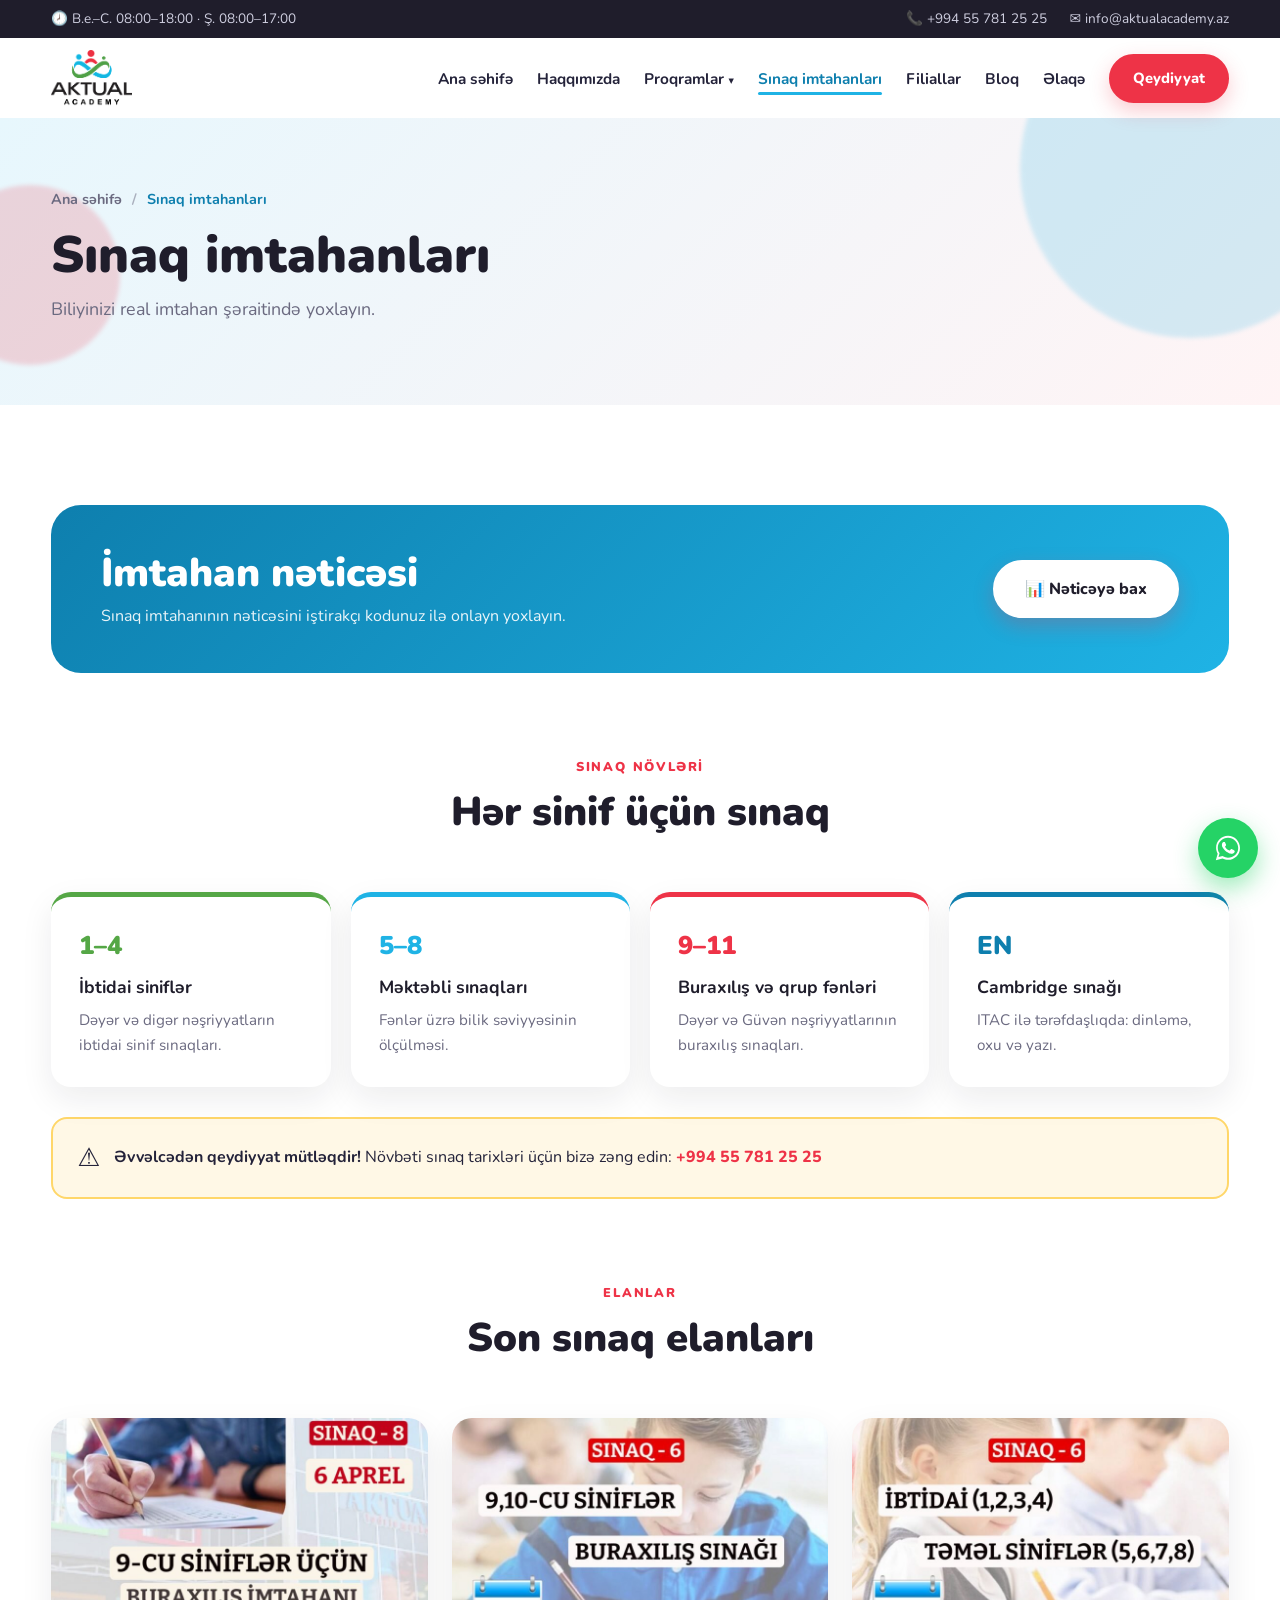
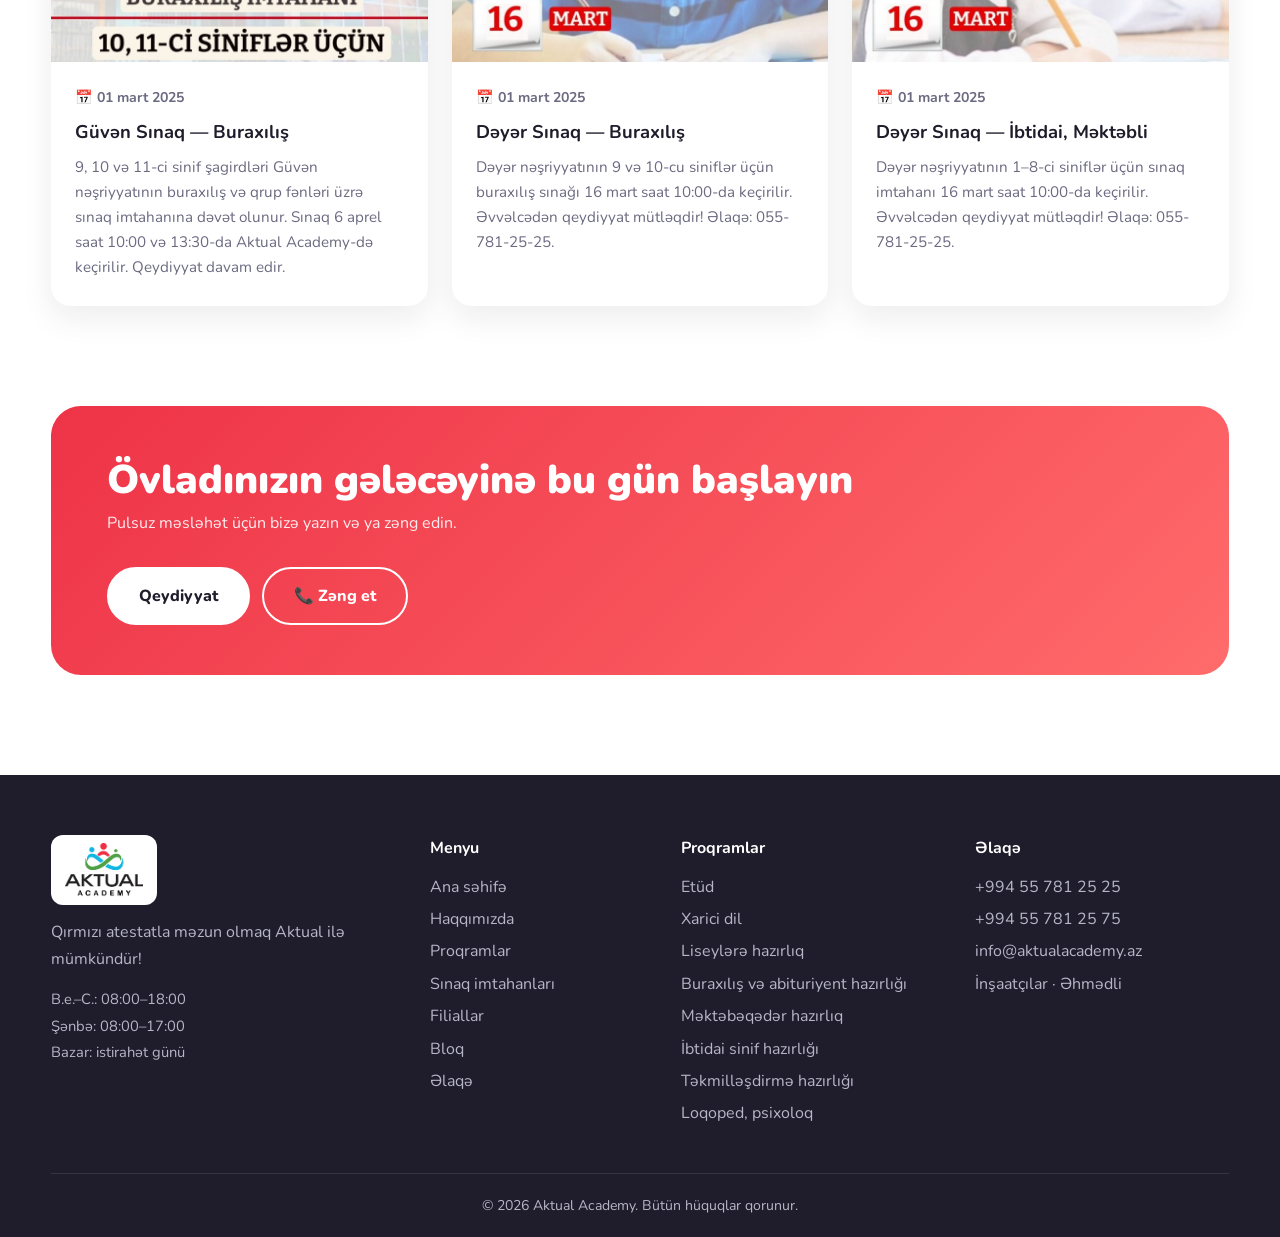
<file: sinaq-imtahanlari.html>
<!DOCTYPE html>
<html lang="az">
<head>
  <meta charset="UTF-8">
  <meta name="viewport" content="width=device-width, initial-scale=1.0">
  <title>Sınaq imtahanları — Aktual Academy</title>
  <meta name="description" content="Aktual Academy sınaq imtahanları: ibtidai, məktəbli, buraxılış və Cambridge sınaqları. İmtahan nəticəsinə bax.">
  <link rel="icon" href="assets/logo.png">
  <link rel="preconnect" href="https://fonts.googleapis.com">
  <link rel="preconnect" href="https://fonts.gstatic.com" crossorigin>
  <link href="https://fonts.googleapis.com/css2?family=Nunito:wght@400;600;700;800;900&display=swap" rel="stylesheet">
  <link rel="stylesheet" href="styles.css">
</head>
<body>

  <div class="topbar">
    <div class="container topbar__inner">
      <span>🕗 B.e.–C. 08:00–18:00 · Ş. 08:00–17:00</span>
      <span class="topbar__right">
        <a href="tel:+994557812525">📞 +994 55 781 25 25</a>
        <a href="mailto:info@aktualacademy.az">✉️ info@aktualacademy.az</a>
      </span>
    </div>
  </div>

  <header class="header" id="header">
    <div class="container header__inner">
      <a href="index.html" class="logo"><img src="assets/logo.png" alt="Aktual Academy"></a>
      <nav class="nav" id="nav">
        <a href="index.html">Ana səhifə</a>
        <a href="haqqimizda.html">Haqqımızda</a>
        <div class="dropdown"><a href="proqramlar.html">Proqramlar <span class="caret">▾</span></a><div class="dropdown__menu"><a href="proqram-etud.html">📖 Etüd</a><a href="proqram-xarici-dil.html">🌍 Xarici dil</a><a href="proqram-liseylere-hazirliq.html">🏛️ Liseylərə hazırlıq</a><a href="proqram-abituriyent-hazirligi.html">🎓 Buraxılış və abituriyent hazırlığı</a><a href="proqram-mektebeqeder-hazirliq.html">🧸 Məktəbəqədər hazırlıq</a><a href="proqram-ibtidai-sinif-hazirligi.html">✏️ İbtidai sinif hazırlığı</a><a href="proqram-tekmillesdirme-hazirligi.html">📈 Təkmilləşdirmə hazırlığı</a><a href="proqram-loqoped-psixoloq.html">💬 Loqoped, psixoloq</a></div></div>
        <a href="sinaq-imtahanlari.html" class="active">Sınaq imtahanları</a>
        <a href="filiallar.html">Filiallar</a>
        <a href="bloq.html">Bloq</a>
        <a href="elaqe.html">Əlaqə</a>
        <a href="elaqe.html#qeydiyyat" class="btn btn--sm">Qeydiyyat</a>
      </nav>
      <button class="burger" id="burger" aria-label="Menyu"><span></span><span></span><span></span></button>
    </div>
  </header>

  <section class="page-hero">
    <div class="shape shape--1"></div><div class="shape shape--2"></div>
    <div class="container">
      <nav class="crumbs"><a href="index.html">Ana səhifə</a> <span>/</span> <b>Sınaq imtahanları</b></nav>
      <h1>Sınaq imtahanları</h1>
      <p>Biliyinizi real imtahan şəraitində yoxlayın.</p>
    </div>
  </section>

  <section class="section">
    <div class="container">
      <div class="results-box reveal">
        <div>
          <h2>İmtahan nəticəsi</h2>
          <p>Sınaq imtahanının nəticəsini iştirakçı kodunuz ilə onlayn yoxlayın.</p>
        </div>
        <a href="https://sinaqnetice.com/index.php?menu=resultMAN&opt=participant" target="_blank" rel="noopener" class="btn">📊 Nəticəyə bax</a>
      </div>

      <div class="section__head reveal" style="margin-top:80px">
        <span class="eyebrow">Sınaq növləri</span>
        <h2>Hər sinif üçün sınaq</h2>
      </div>
      <div class="exam-types">
        <div class="exam-type reveal" style="--c: var(--green)"><b>1–4</b><h3>İbtidai siniflər</h3><p>Dəyər və digər nəşriyyatların ibtidai sinif sınaqları.</p></div>
        <div class="exam-type reveal" style="--c: var(--blue)"><b>5–8</b><h3>Məktəbli sınaqları</h3><p>Fənlər üzrə bilik səviyyəsinin ölçülməsi.</p></div>
        <div class="exam-type reveal" style="--c: var(--red)"><b>9–11</b><h3>Buraxılış və qrup fənləri</h3><p>Dəyər və Güvən nəşriyyatlarının buraxılış sınaqları.</p></div>
        <div class="exam-type reveal" style="--c: var(--blue-dark)"><b>EN</b><h3>Cambridge sınağı</h3><p>ITAC ilə tərəfdaşlıqda: dinləmə, oxu və yazı.</p></div>
      </div>

      <div class="notice reveal">
        <span>⚠️</span>
        <p><b>Əvvəlcədən qeydiyyat mütləqdir!</b> Növbəti sınaq tarixləri üçün bizə zəng edin: <a href="tel:+994557812525">+994 55 781 25 25</a></p>
      </div>

      <div class="section__head reveal" style="margin-top:80px">
        <span class="eyebrow">Elanlar</span>
        <h2>Son sınaq elanları</h2>
      </div>
      <div class="posts">
        <article class="post reveal">
          <img src="assets/blog-guven.jpg" alt="Güvən Sınaq — Buraxılış">
          <div class="post__body">
            <time>📅 01 mart 2025</time>
            <h3>Güvən Sınaq — Buraxılış</h3>
            <p>9, 10 və 11-ci sinif şagirdləri Güvən nəşriyyatının buraxılış və qrup fənləri üzrə sınaq imtahanına dəvət olunur. Sınaq 6 aprel saat 10:00 və 13:30-da Aktual Academy-də keçirilir. Qeydiyyat davam edir.</p>
          </div>
        </article>
        <article class="post reveal">
          <img src="assets/blog-deyer-buraxilis.jpg" alt="Dəyər Sınaq — Buraxılış">
          <div class="post__body">
            <time>📅 01 mart 2025</time>
            <h3>Dəyər Sınaq — Buraxılış</h3>
            <p>Dəyər nəşriyyatının 9 və 10-cu siniflər üçün buraxılış sınağı 16 mart saat 10:00-da keçirilir. Əvvəlcədən qeydiyyat mütləqdir! Əlaqə: 055-781-25-25.</p>
          </div>
        </article>
        <article class="post reveal">
          <img src="assets/blog-deyer-ibtidai.jpg" alt="Dəyər Sınaq — İbtidai, Məktəbli">
          <div class="post__body">
            <time>📅 01 mart 2025</time>
            <h3>Dəyər Sınaq — İbtidai, Məktəbli</h3>
            <p>Dəyər nəşriyyatının 1–8-ci siniflər üçün sınaq imtahanı 16 mart saat 10:00-da keçirilir. Əvvəlcədən qeydiyyat mütləqdir! Əlaqə: 055-781-25-25.</p>
          </div>
        </article></div>
    </div>
  </section>

  <section class="cta-band">
    <div class="container cta-band__inner reveal">
      <div>
        <h2>Övladınızın gələcəyinə bu gün başlayın</h2>
        <p>Pulsuz məsləhət üçün bizə yazın və ya zəng edin.</p>
      </div>
      <div class="cta-band__actions">
        <a href="elaqe.html#qeydiyyat" class="btn btn--white">Qeydiyyat</a>
        <a href="tel:+994557812525" class="btn btn--outline-white">📞 Zəng et</a>
      </div>
    </div>
  </section>

  <footer class="footer">
    <div class="container footer__inner">
      <div>
        <img src="assets/logo.png" alt="Aktual Academy" class="footer__logo">
        <p>Qırmızı atestatla məzun olmaq Aktual ilə mümkündür!</p>
        <p class="footer__hours">B.e.–C.: 08:00–18:00<br>Şənbə: 08:00–17:00<br>Bazar: istirahət günü</p>
      </div>
      <div>
        <h5>Menyu</h5>
        <a href="index.html">Ana səhifə</a><a href="haqqimizda.html">Haqqımızda</a><a href="proqramlar.html">Proqramlar</a><a href="sinaq-imtahanlari.html">Sınaq imtahanları</a><a href="filiallar.html">Filiallar</a><a href="bloq.html">Bloq</a><a href="elaqe.html">Əlaqə</a>
      </div>
      <div>
        <h5>Proqramlar</h5>
        <a href="proqram-etud.html">Etüd</a><a href="proqram-xarici-dil.html">Xarici dil</a><a href="proqram-liseylere-hazirliq.html">Liseylərə hazırlıq</a><a href="proqram-abituriyent-hazirligi.html">Buraxılış və abituriyent hazırlığı</a><a href="proqram-mektebeqeder-hazirliq.html">Məktəbəqədər hazırlıq</a><a href="proqram-ibtidai-sinif-hazirligi.html">İbtidai sinif hazırlığı</a><a href="proqram-tekmillesdirme-hazirligi.html">Təkmilləşdirmə hazırlığı</a><a href="proqram-loqoped-psixoloq.html">Loqoped, psixoloq</a>
      </div>
      <div>
        <h5>Əlaqə</h5>
        <a href="tel:+994557812525">+994 55 781 25 25</a>
        <a href="tel:+994557812575">+994 55 781 25 75</a>
        <a href="mailto:info@aktualacademy.az">info@aktualacademy.az</a>
        <a href="filiallar.html">İnşaatçılar · Əhmədli</a>
      </div>
    </div>
    <div class="container footer__bottom">© <span id="year"></span> Aktual Academy. Bütün hüquqlar qorunur.</div>
  </footer>

  <a href="https://wa.me/994557812525?text=Salam" class="wa" target="_blank" rel="noopener" aria-label="WhatsApp">
    <svg viewBox="0 0 32 32" width="30" height="30" fill="#fff"><path d="M16 3C9 3 3.3 8.7 3.3 15.7c0 2.2.6 4.4 1.7 6.3L3 29l7.2-1.9c1.8 1 3.9 1.5 5.9 1.5 7 0 12.7-5.7 12.7-12.7S23 3 16 3zm0 23.3c-1.9 0-3.8-.5-5.4-1.5l-.4-.2-4.3 1.1 1.1-4.2-.3-.4c-1.1-1.7-1.6-3.6-1.6-5.5C5.1 9.9 10 5.1 16 5.1s10.9 4.9 10.9 10.9S22 26.3 16 26.3zm6-8.2c-.3-.2-1.9-.9-2.2-1-.3-.1-.5-.2-.7.2-.2.3-.8 1-1 1.2-.2.2-.4.2-.7.1-.3-.2-1.4-.5-2.6-1.6-1-.9-1.6-1.9-1.8-2.2-.2-.3 0-.5.1-.7l.5-.6c.2-.2.2-.3.3-.5.1-.2 0-.4 0-.6l-1-2.4c-.3-.6-.5-.5-.7-.5h-.6c-.2 0-.6.1-.9.4-.3.3-1.2 1.1-1.2 2.8s1.2 3.2 1.4 3.5c.2.2 2.4 3.6 5.8 5 .8.4 1.4.6 1.9.7.8.3 1.5.2 2.1.1.6-.1 1.9-.8 2.2-1.5.3-.7.3-1.4.2-1.5-.1-.2-.3-.3-.6-.4z"/></svg>
  </a>

  <script src="script.js"></script>
</body>
</html>
</file>
<file: styles.css>
:root {
  --blue: #1fb3e5;
  --blue-dark: #0e7fae;
  --red: #ee3347;
  --green: #55a746;
  --dark: #1f1d2b;
  --text: #24233a;
  --muted: #6b6a80;
  --bg-alt: #f3f8fc;
  --radius: 20px;
  --shadow: 0 12px 32px rgba(31, 29, 43, .08);
}

* { margin: 0; padding: 0; box-sizing: border-box; }
html { scroll-behavior: smooth; scroll-padding-top: 90px; }
body { font-family: 'Nunito', system-ui, sans-serif; color: var(--text); line-height: 1.65; overflow-x: hidden; }
a { color: inherit; text-decoration: none; }
img { max-width: 100%; display: block; }
.container { width: min(1180px, 92%); margin: 0 auto; }
.muted { color: var(--muted); }

/* Buttons */
.btn { display: inline-block; background: var(--red); color: #fff; padding: 14px 30px; border-radius: 999px; font-weight: 800; border: 2px solid var(--red); cursor: pointer; transition: .25s; font: inherit; font-weight: 800; box-shadow: 0 8px 20px rgba(238, 51, 71, .25); }
.btn:hover { transform: translateY(-2px); box-shadow: 0 12px 26px rgba(238, 51, 71, .35); }
.btn--ghost { background: transparent; color: var(--dark); border-color: var(--dark); box-shadow: none; }
.btn--ghost:hover { background: var(--dark); color: #fff; }
.btn--white { background: #fff; color: var(--dark); border-color: #fff; box-shadow: none; }
.btn--outline-white { background: transparent; color: #fff; border-color: #fff; box-shadow: none; }
.btn--outline-white:hover { background: #fff; color: var(--dark); }
.btn--sm { padding: 10px 22px; font-size: .92rem; }
.btn--full { width: 100%; }

/* Topbar */
.topbar { background: var(--dark); color: #cfcfe0; font-size: .85rem; padding: 8px 0; }
.topbar__inner { display: flex; justify-content: space-between; gap: 12px; flex-wrap: wrap; }
.topbar__right { display: flex; gap: 22px; }
.topbar a:hover { color: #fff; }

/* Header */
.header { position: sticky; top: 0; z-index: 50; background: rgba(255,255,255,.95); backdrop-filter: blur(10px); transition: box-shadow .3s; }
.header.scrolled { box-shadow: 0 4px 24px rgba(0,0,0,.07); }
.header__inner { display: flex; align-items: center; justify-content: space-between; height: 80px; }
.logo img { height: 56px; width: auto; }
.nav { display: flex; align-items: center; gap: 24px; font-weight: 700; font-size: .96rem; }
.nav a:not(.btn) { position: relative; }
.nav a:not(.btn)::after { content: ''; position: absolute; left: 0; bottom: -4px; width: 0; height: 3px; border-radius: 3px; background: var(--blue); transition: .25s; }
.nav a:not(.btn):hover::after { width: 100%; }
.burger { display: none; background: none; border: 0; cursor: pointer; }
.burger span { display: block; width: 26px; height: 3px; border-radius: 3px; background: var(--dark); margin: 5px 0; }

/* Hero */
.hero { position: relative; padding: 70px 0 110px; overflow: hidden; background: linear-gradient(180deg, #eaf8fe 0%, #fff 100%); }
.shape { position: absolute; border-radius: 50%; filter: blur(2px); opacity: .18; }
.shape--1 { width: 340px; height: 340px; background: var(--blue); top: -120px; right: -80px; }
.shape--2 { width: 180px; height: 180px; background: var(--red); bottom: 40px; left: -60px; }
.shape--3 { width: 120px; height: 120px; background: var(--green); top: 120px; left: 45%; }
.hero__inner { position: relative; display: grid; grid-template-columns: 1.05fr 1fr; gap: 60px; align-items: center; }
.badge { display: inline-block; background: #fff; color: var(--blue-dark); padding: 8px 18px; border-radius: 999px; font-weight: 800; font-size: .88rem; box-shadow: var(--shadow); margin-bottom: 22px; }
.hero h1 { font-size: clamp(2.1rem, 4.6vw, 3.5rem); line-height: 1.15; font-weight: 900; margin-bottom: 20px; color: var(--dark); }
.hl { color: var(--red); position: relative; white-space: nowrap; }
.hl::after { content: ''; position: absolute; left: 0; right: 0; bottom: 4px; height: 12px; background: rgba(31, 179, 229, .3); z-index: -1; border-radius: 6px; }
.hero p { font-size: 1.15rem; color: var(--muted); max-width: 520px; margin-bottom: 32px; }
.hero__actions { display: flex; gap: 14px; flex-wrap: wrap; }
.hero__media { position: relative; }
.hero__photo { border-radius: 40px 160px 40px 40px; overflow: hidden; box-shadow: 0 30px 60px rgba(14, 127, 174, .25); border: 8px solid #fff; aspect-ratio: 1 / 1; }
.hero__photo img { width: 100%; height: 100%; object-fit: cover; }
.float-card { position: absolute; background: #fff; border-radius: 16px; padding: 14px 18px; display: flex; align-items: center; gap: 10px; font-weight: 800; box-shadow: var(--shadow); animation: float 5s ease-in-out infinite; }
.float-card b { font-size: 1.5rem; }
.float-card--a { left: -30px; bottom: 60px; }
.float-card--b { right: -20px; top: 40px; animation-delay: -2.5s; }
@keyframes float { 50% { transform: translateY(-12px); } }

/* Facts */
.facts { margin-top: -50px; position: relative; z-index: 2; }
.facts__grid { display: grid; grid-template-columns: repeat(4, 1fr); background: #fff; border-radius: var(--radius); box-shadow: var(--shadow); overflow: hidden; }
.fact { padding: 30px 24px; text-align: center; border-right: 1px solid #eef0f5; }
.fact:last-child { border-right: 0; }
.fact strong { display: block; font-size: 2.3rem; font-weight: 900; line-height: 1.1; }
.fact:nth-child(1) strong { color: var(--blue); }
.fact:nth-child(2) strong { color: var(--red); }
.fact:nth-child(3) strong { color: var(--green); }
.fact:nth-child(4) strong { color: var(--blue-dark); }
.fact span { color: var(--muted); font-weight: 600; font-size: .95rem; }

/* Sections */
.section { padding: 100px 0; }
.section--alt { background: var(--bg-alt); }
.section--dark { background: linear-gradient(135deg, var(--blue-dark), var(--blue)); color: #fff; }
.section__head { text-align: center; max-width: 660px; margin: 0 auto 56px; }
.eyebrow { display: inline-block; color: var(--red); font-weight: 900; text-transform: uppercase; letter-spacing: .14em; font-size: .8rem; margin-bottom: 10px; }
.section--dark .eyebrow { color: #fff; opacity: .85; }
h2 { font-size: clamp(1.8rem, 3.4vw, 2.5rem); line-height: 1.2; font-weight: 900; color: var(--dark); }
.section--dark h2 { color: #fff; }

/* About */
.about { display: grid; grid-template-columns: .8fr 1.2fr; gap: 70px; align-items: center; }
.about__img { background: var(--bg-alt); border-radius: 40px; padding: 60px; position: relative; }
.about__img::before { content: ''; position: absolute; inset: -14px 14px 14px -14px; border: 3px dashed var(--blue); border-radius: 40px; z-index: -1; }
.about h2 { margin-bottom: 18px; }
.about p { margin-bottom: 14px; }
.about > div > p:not(.muted) { color: var(--muted); }
.mission { background: #fff7f8; border-left: 5px solid var(--red); padding: 20px 24px; border-radius: 0 16px 16px 0; margin: 22px 0; }
.mission h4 { margin-bottom: 6px; color: var(--dark); }
.mission p { color: var(--text); margin: 0; }

/* Programs */
.programs { display: grid; grid-template-columns: repeat(4, 1fr); gap: 22px; }
.program { background: #fff; padding: 30px 26px; border-radius: var(--radius); box-shadow: var(--shadow); border-top: 5px solid var(--c); transition: .3s; }
.program:hover { transform: translateY(-8px); box-shadow: 0 22px 40px rgba(31, 29, 43, .12); }
.program__icon { width: 60px; height: 60px; border-radius: 18px; display: grid; place-items: center; font-size: 1.8rem; background: color-mix(in srgb, var(--c) 14%, white); margin-bottom: 18px; }
.program h3 { font-size: 1.18rem; margin-bottom: 8px; color: var(--dark); }
.program p { color: var(--muted); font-size: .96rem; }
.program--cta { background: linear-gradient(135deg, var(--red), #ff6b6b); color: #fff; border-top: 0; display: flex; flex-direction: column; justify-content: center; gap: 10px; }
.program--cta h3, .program--cta p { color: #fff; }
.program--cta .btn { align-self: flex-start; margin-top: 6px; }

/* Facilities */
.facilities { display: grid; grid-template-columns: repeat(4, 1fr); gap: 18px; }
.facility { display: flex; flex-direction: column; align-items: center; text-align: center; padding: 28px 16px; border-radius: var(--radius); border: 2px solid #eef0f5; transition: .3s; }
.facility:hover { border-color: var(--green); background: #f6fbf4; }
.facility span { font-size: 2.2rem; margin-bottom: 8px; }
.facility b { color: var(--dark); font-size: 1.05rem; }
.facility small { color: var(--muted); font-size: .88rem; }

/* Mock exams */
.sinaq { display: grid; grid-template-columns: 1.3fr 1fr; gap: 60px; align-items: center; }
.sinaq p { opacity: .9; margin: 16px 0 28px; font-size: 1.08rem; }
.sinaq__actions { display: flex; gap: 14px; flex-wrap: wrap; }
.sinaq__list { list-style: none; display: grid; gap: 14px; }
.sinaq__list li { display: flex; align-items: center; gap: 18px; background: rgba(255,255,255,.14); border: 1px solid rgba(255,255,255,.25); padding: 18px 22px; border-radius: 16px; font-weight: 700; }
.sinaq__list b { background: #fff; color: var(--blue-dark); min-width: 64px; text-align: center; padding: 6px 10px; border-radius: 10px; font-weight: 900; }

/* Branches */
.branches { display: grid; grid-template-columns: 1fr 1fr; gap: 28px; }
.branch { background: #fff; border-radius: var(--radius); overflow: hidden; box-shadow: var(--shadow); }
.branch iframe { width: 100%; height: 280px; border: 0; display: block; }
.branch__info { padding: 24px 28px; }
.branch__info h3 { color: var(--dark); margin-bottom: 8px; }
.branch__info p { color: var(--muted); }
.branch__info a:hover { color: var(--red); }

/* Contact */
.contact { display: grid; grid-template-columns: 1fr 1fr; gap: 60px; align-items: start; }
.contact h2 { margin-bottom: 12px; }
.contact__list { list-style: none; display: grid; gap: 18px; margin-top: 30px; }
.contact__list li { display: flex; gap: 16px; align-items: center; }
.contact__list li > span { width: 50px; height: 50px; flex: none; border-radius: 14px; background: #fff; display: grid; place-items: center; font-size: 1.3rem; box-shadow: var(--shadow); }
.contact__list small { display: block; color: var(--muted); font-weight: 700; }
.contact__list a:hover { color: var(--red); }
.form { background: #fff; padding: 36px; border-radius: var(--radius); box-shadow: var(--shadow); display: grid; gap: 16px; }
.form__row { display: grid; grid-template-columns: 1fr 1fr; gap: 16px; }
.form label { display: grid; gap: 6px; font-weight: 700; font-size: .92rem; }
.form input, .form select { font: inherit; padding: 12px 14px; border: 2px solid #e5e8ef; border-radius: 12px; background: #fff; transition: border-color .2s; }
.form input:focus, .form select:focus { outline: none; border-color: var(--blue); }

/* Footer */
.footer { background: var(--dark); color: #b7b6c8; padding: 60px 0 0; }
.footer__inner { display: grid; grid-template-columns: 1.6fr 1fr 1.2fr 1.2fr; gap: 40px; padding-bottom: 40px; }
.footer__logo { height: 70px; width: auto; background: #fff; padding: 8px 14px; border-radius: 12px; margin-bottom: 14px; }
.footer h5 { color: #fff; font-size: 1rem; margin-bottom: 12px; }
.footer__inner a { display: block; margin-bottom: 6px; }
.footer__inner a:hover { color: #fff; }
.footer__bottom { border-top: 1px solid rgba(255,255,255,.1); padding: 20px 0; font-size: .88rem; text-align: center; }

/* WhatsApp button */
.wa { position: fixed; right: 22px; bottom: 22px; z-index: 60; width: 60px; height: 60px; border-radius: 50%; background: #25d366; display: grid; place-items: center; box-shadow: 0 10px 25px rgba(37, 211, 102, .45); animation: pulse 2.5s infinite; }
@keyframes pulse { 0%, 100% { box-shadow: 0 0 0 0 rgba(37, 211, 102, .5); } 50% { box-shadow: 0 0 0 14px rgba(37, 211, 102, 0); } }

/* Reveal */
.reveal { opacity: 0; transform: translateY(28px); transition: opacity .7s ease, transform .7s ease; }
.reveal.visible { opacity: 1; transform: none; }

/* Responsive */
@media (max-width: 1024px) {
  .programs, .facilities { grid-template-columns: repeat(2, 1fr); }
  .hero__inner, .about, .sinaq, .contact { grid-template-columns: 1fr; }
  .hero__media { max-width: 520px; margin: 0 auto; }
  .about__img { max-width: 360px; margin: 0 auto; }
}
@media (max-width: 760px) {
  .topbar { display: none; }
  .burger { display: block; }
  .nav { position: fixed; inset: 80px 0 auto; background: #fff; flex-direction: column; padding: 24px; gap: 18px; box-shadow: 0 10px 20px rgba(0,0,0,.08); transform: translateY(-160%); transition: .35s; }
  .nav.open { transform: none; }
  .logo img { height: 46px; }
  .facts__grid { grid-template-columns: 1fr 1fr; }
  .fact:nth-child(2) { border-right: 0; }
  .fact:nth-child(-n+2) { border-bottom: 1px solid #eef0f5; }
  .programs, .facilities, .branches, .form__row { grid-template-columns: 1fr; }
  .facilities { grid-template-columns: 1fr 1fr; }
  .float-card--a { left: 0; }
  .float-card--b { right: 0; }
  .section { padding: 72px 0; }
  .footer__inner { grid-template-columns: 1fr; }
}

/* ============ Daxili səhifələr ============ */
.nav a.active { color: var(--blue-dark); }
.nav a.active::after { width: 100% !important; }
.dropdown { position: relative; }
.caret { font-size: .7em; }
.dropdown__menu { position: absolute; top: 100%; left: -16px; min-width: 270px; background: #fff; border-radius: 16px; box-shadow: 0 20px 40px rgba(31,29,43,.14); padding: 10px; display: grid; opacity: 0; visibility: hidden; transform: translateY(10px); transition: .25s; margin-top: 14px; }
.dropdown__menu::before { content: ''; position: absolute; top: -14px; left: 0; right: 0; height: 14px; }
.dropdown:hover .dropdown__menu, .dropdown:focus-within .dropdown__menu { opacity: 1; visibility: visible; transform: none; }
.dropdown__menu a { padding: 10px 14px; border-radius: 10px; font-weight: 700; font-size: .93rem; }
.dropdown__menu a::after { display: none; }
.dropdown__menu a:hover { background: var(--bg-alt); color: var(--blue-dark); }

.page-hero { position: relative; overflow: hidden; padding: 70px 0 80px; background: linear-gradient(135deg, #e7f7fd 0%, #fff4f5 100%); }
.page-hero .container { position: relative; }
.page-hero h1 { font-size: clamp(2rem, 4.5vw, 3.2rem); font-weight: 900; color: var(--dark); line-height: 1.15; margin: 14px 0 10px; }
.page-hero p { color: var(--muted); font-size: 1.12rem; max-width: 640px; }
.crumbs { font-size: .9rem; font-weight: 700; color: var(--muted); }
.crumbs a:hover { color: var(--red); }
.crumbs span { margin: 0 6px; opacity: .5; }
.crumbs b { color: var(--blue-dark); }

.program { display: block; color: inherit; }
.program__more { display: inline-block; margin-top: 14px; font-weight: 800; color: var(--c); }

.cta-band { padding: 0 0 100px; }
.cta-band__inner { background: linear-gradient(135deg, var(--red), #ff6b6b); color: #fff; border-radius: 30px; padding: 50px 56px; display: flex; justify-content: space-between; align-items: center; gap: 30px; flex-wrap: wrap; }
.cta-band h2 { color: #fff; }
.cta-band p { opacity: .9; margin-top: 6px; }
.cta-band__actions { display: flex; gap: 12px; flex-wrap: wrap; }

.about__photo { border-radius: 30px; overflow: hidden; box-shadow: var(--shadow); aspect-ratio: 1; }
.about__photo img { width: 100%; height: 100%; object-fit: cover; }
.values { display: grid; grid-template-columns: repeat(3, 1fr); gap: 24px; }
.value { background: #fff; border-radius: var(--radius); padding: 34px; box-shadow: var(--shadow); border-bottom: 5px solid var(--c); }
.value span { font-size: 2.4rem; }
.value h3 { margin: 10px 0 8px; color: var(--dark); }
.value p { color: var(--muted); }
.section__head p { margin-top: 12px; }

.detail { display: grid; grid-template-columns: 1fr 340px; gap: 40px; align-items: start; }
.detail__img { width: 100%; border-radius: 24px; aspect-ratio: 77 / 50; object-fit: cover; box-shadow: var(--shadow); }
.pfacts { display: grid; grid-template-columns: repeat(4, 1fr); gap: 12px; margin: 24px 0 30px; }
.pfact { background: var(--bg-alt); border-radius: 16px; padding: 16px 12px; text-align: center; font-weight: 800; font-size: .92rem; color: var(--dark); }
.pfact span { display: block; font-size: 1.7rem; margin-bottom: 4px; }
.prose p { margin-bottom: 16px; font-size: 1.06rem; }
.checks { list-style: none; display: grid; gap: 12px; margin: 10px 0 24px; }
.checks li { position: relative; padding-left: 36px; }
.checks li::before { content: '✓'; position: absolute; left: 0; top: 0; width: 24px; height: 24px; border-radius: 50%; background: var(--green); color: #fff; display: grid; place-items: center; font-weight: 900; font-size: .8rem; }
.note { background: #eaf8fe; border-left: 5px solid var(--blue); border-radius: 0 16px 16px 0; padding: 22px 26px; margin-top: 10px; }
.note h4 { margin-bottom: 8px; color: var(--dark); }
.note p { margin: 0; }
.small { font-size: .88rem; margin-top: 16px; }

.lyceums { display: grid; gap: 12px; margin: 20px 0; }
.lyceum { border: 2px solid #eef0f5; border-radius: 16px; overflow: hidden; transition: border-color .2s; }
.lyceum[open] { border-color: var(--blue); }
.lyceum summary { cursor: pointer; list-style: none; padding: 16px 20px; font-weight: 800; color: var(--dark); display: flex; align-items: center; gap: 14px; }
.lyceum summary::-webkit-details-marker { display: none; }
.lyceum summary::after { content: '+'; margin-left: auto; font-size: 1.4rem; color: var(--blue); transition: .2s; }
.lyceum[open] summary::after { transform: rotate(45deg); }
.lyceum__num { flex: none; width: 32px; height: 32px; border-radius: 10px; background: var(--bg-alt); color: var(--blue-dark); display: grid; place-items: center; font-size: .9rem; }
.lyceum__body { padding: 0 20px 20px 66px; }
.lyceum__meta { list-style: none; display: grid; gap: 4px; margin-bottom: 12px; }
.lyceum__body h5 { font-size: .95rem; margin-bottom: 6px; color: var(--dark); }
.exam-list { padding-left: 18px; display: grid; gap: 3px; color: var(--muted); }
.lyceum__note { margin-top: 12px; color: var(--blue-dark); font-weight: 700; font-size: .95rem; }

.detail__side { display: grid; gap: 20px; position: sticky; top: 100px; }
.side-card { background: #fff; border-radius: var(--radius); padding: 26px; box-shadow: var(--shadow); }
.side-card h4 { margin-bottom: 14px; color: var(--dark); font-size: 1.1rem; }
.side-nav { display: grid; gap: 4px; }
.side-nav a { padding: 10px 12px; border-radius: 10px; font-weight: 700; font-size: .94rem; transition: .2s; }
.side-nav a:hover, .side-nav a.active { background: var(--bg-alt); color: var(--blue-dark); }
.side-card--accent { background: linear-gradient(135deg, var(--blue-dark), var(--blue)); color: #fff; }
.side-card--accent h4 { color: #fff; }
.side-card--accent p { opacity: .9; margin-bottom: 14px; }
.side-phone { display: block; font-weight: 900; font-size: 1.2rem; margin-bottom: 16px; }
.hours { display: flex; justify-content: space-between; padding: 8px 0; border-bottom: 1px dashed #e5e8ef; }
.hours:last-child { border-bottom: 0; }
.hours span { color: var(--muted); }

.results-box { background: linear-gradient(135deg, var(--blue-dark), var(--blue)); color: #fff; border-radius: 30px; padding: 44px 50px; display: flex; justify-content: space-between; align-items: center; gap: 24px; flex-wrap: wrap; }
.results-box h2 { color: #fff; }
.results-box p { opacity: .9; margin-top: 6px; }
.results-box .btn { background: #fff; color: var(--dark); border-color: #fff; }
.exam-types { display: grid; grid-template-columns: repeat(4, 1fr); gap: 20px; }
.exam-type { border-radius: var(--radius); padding: 28px; background: #fff; box-shadow: var(--shadow); border-top: 5px solid var(--c); }
.exam-type b { display: inline-block; font-size: 1.6rem; font-weight: 900; color: var(--c); margin-bottom: 6px; }
.exam-type h3 { color: var(--dark); font-size: 1.1rem; margin-bottom: 6px; }
.exam-type p { color: var(--muted); font-size: .95rem; }
.notice { display: flex; gap: 14px; align-items: center; background: #fff8e6; border: 2px solid #ffd76a; border-radius: 16px; padding: 18px 24px; margin-top: 30px; }
.notice span { font-size: 1.6rem; }
.notice a { color: var(--red); font-weight: 800; }

.posts { display: grid; grid-template-columns: repeat(3, 1fr); gap: 24px; }
.post { background: #fff; border-radius: var(--radius); overflow: hidden; box-shadow: var(--shadow); transition: .3s; }
.post:hover { transform: translateY(-6px); }
.post img { width: 100%; aspect-ratio: 77 / 50; object-fit: cover; }
.post__body { padding: 22px 24px 26px; }
.post time { color: var(--muted); font-size: .88rem; font-weight: 700; }
.post h3 { color: var(--dark); margin: 6px 0 8px; font-size: 1.15rem; }
.post p { color: var(--muted); font-size: .95rem; }

.form h3 { color: var(--dark); font-size: 1.3rem; }
.form__hint { text-align: center; color: var(--muted); }
.footer__hours { margin-top: 14px; font-size: .92rem; line-height: 1.8; }

@media (max-width: 1100px) {
  .nav { gap: 16px; font-size: .9rem; }
}
@media (max-width: 1024px) {
  .detail { grid-template-columns: 1fr; }
  .detail__side { position: static; grid-template-columns: repeat(auto-fit, minmax(260px, 1fr)); }
  .values, .posts { grid-template-columns: 1fr 1fr; }
  .exam-types { grid-template-columns: 1fr 1fr; }
  .footer__inner { grid-template-columns: 1fr 1fr; }
}
@media (max-width: 960px) {
  .burger { display: block; }
  .topbar { display: none; }
  .nav { position: fixed; inset: 80px 0 auto; max-height: calc(100vh - 80px); overflow-y: auto; background: #fff; flex-direction: column; align-items: stretch; padding: 20px 24px; gap: 4px; box-shadow: 0 10px 20px rgba(0,0,0,.08); transform: translateY(-160%); transition: .35s; font-size: 1rem; }
  .nav.open { transform: none; }
  .nav > a, .dropdown > a { padding: 10px 0; display: block; }
  .nav > .btn { margin-top: 10px; text-align: center; padding: 12px; }
  .nav a:not(.btn)::after { display: none; }
  .dropdown__menu { position: static; opacity: 1; visibility: visible; transform: none; box-shadow: none; margin: 0 0 6px; padding: 0 0 0 12px; min-width: 0; border-left: 3px solid var(--bg-alt); border-radius: 0; }
  .dropdown__menu::before { display: none; }
  .dropdown__menu a { padding: 7px 10px; font-size: .9rem; }
}
@media (max-width: 760px) {
  .values, .posts, .exam-types, .footer__inner { grid-template-columns: 1fr; }
  .pfacts { grid-template-columns: 1fr 1fr; }
  .lyceum__body { padding-left: 20px; }
  .cta-band__inner, .results-box { padding: 34px 26px; }
}
</file>
